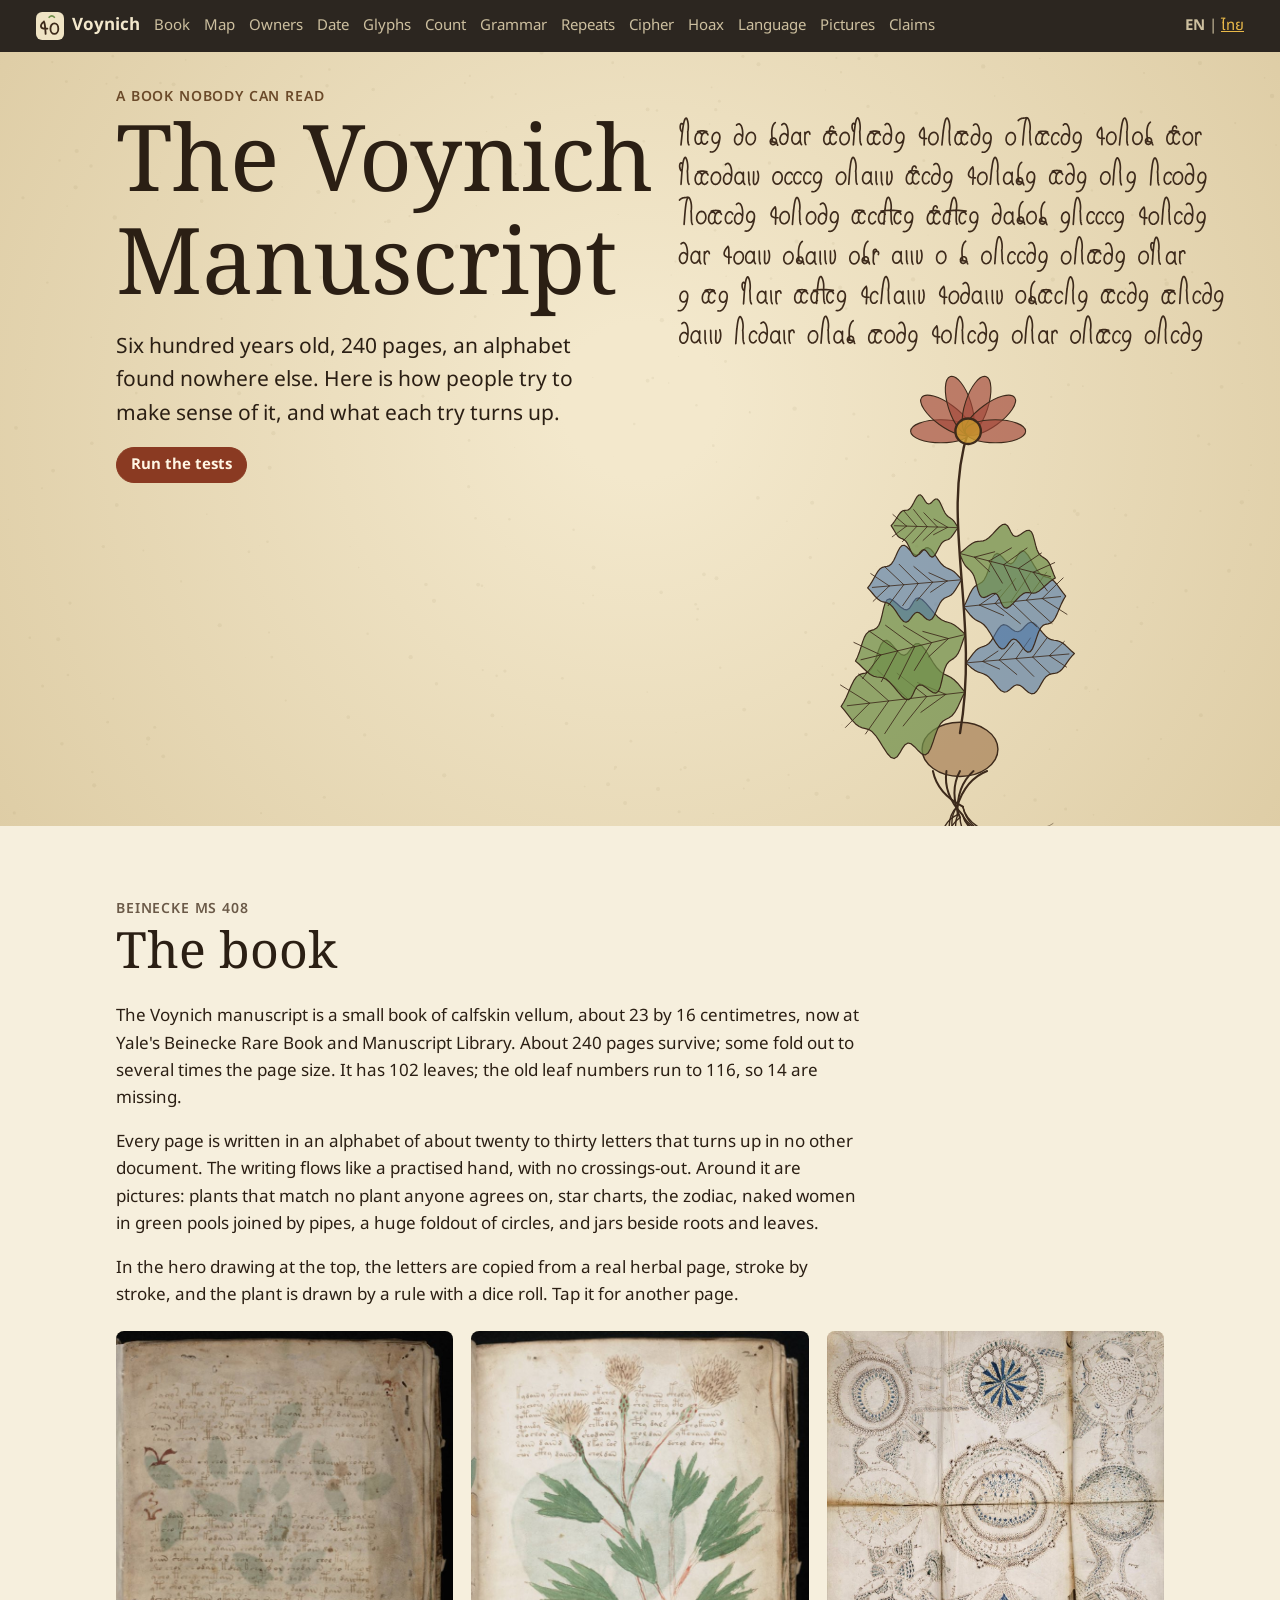
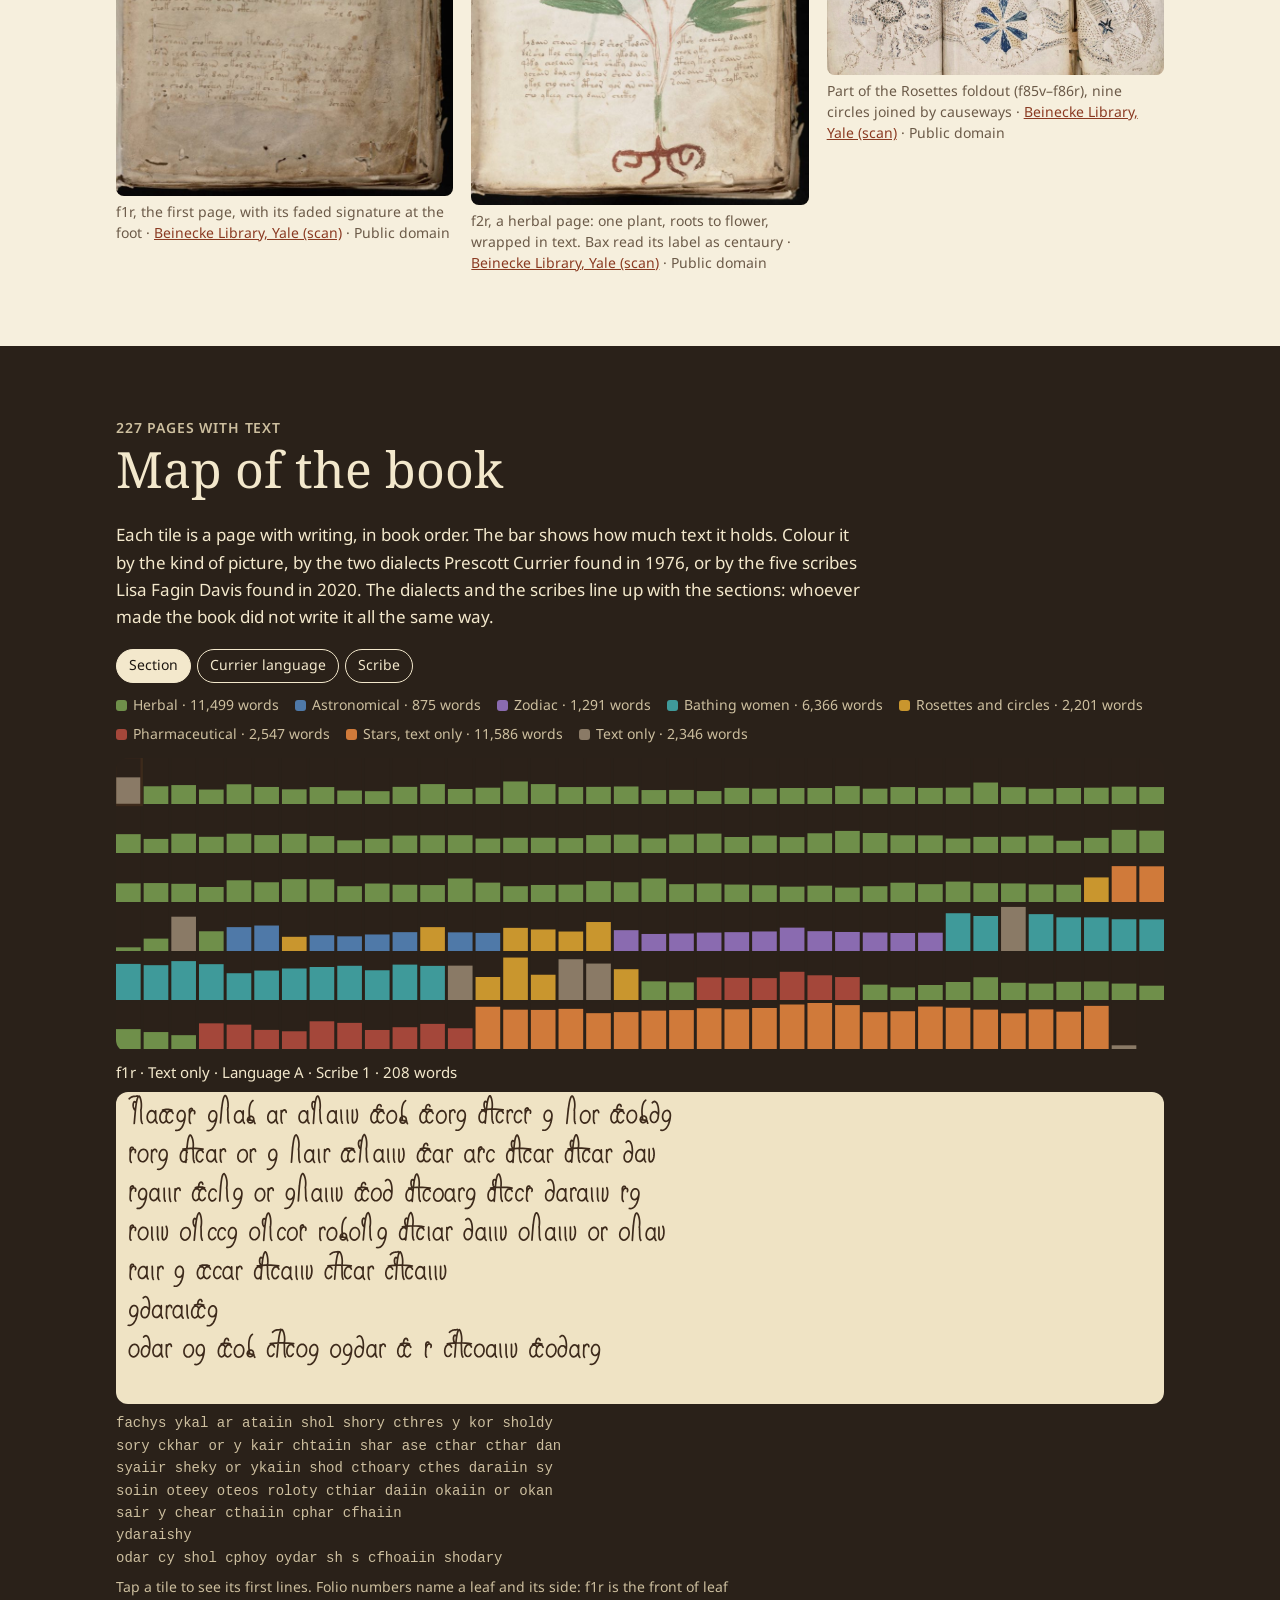
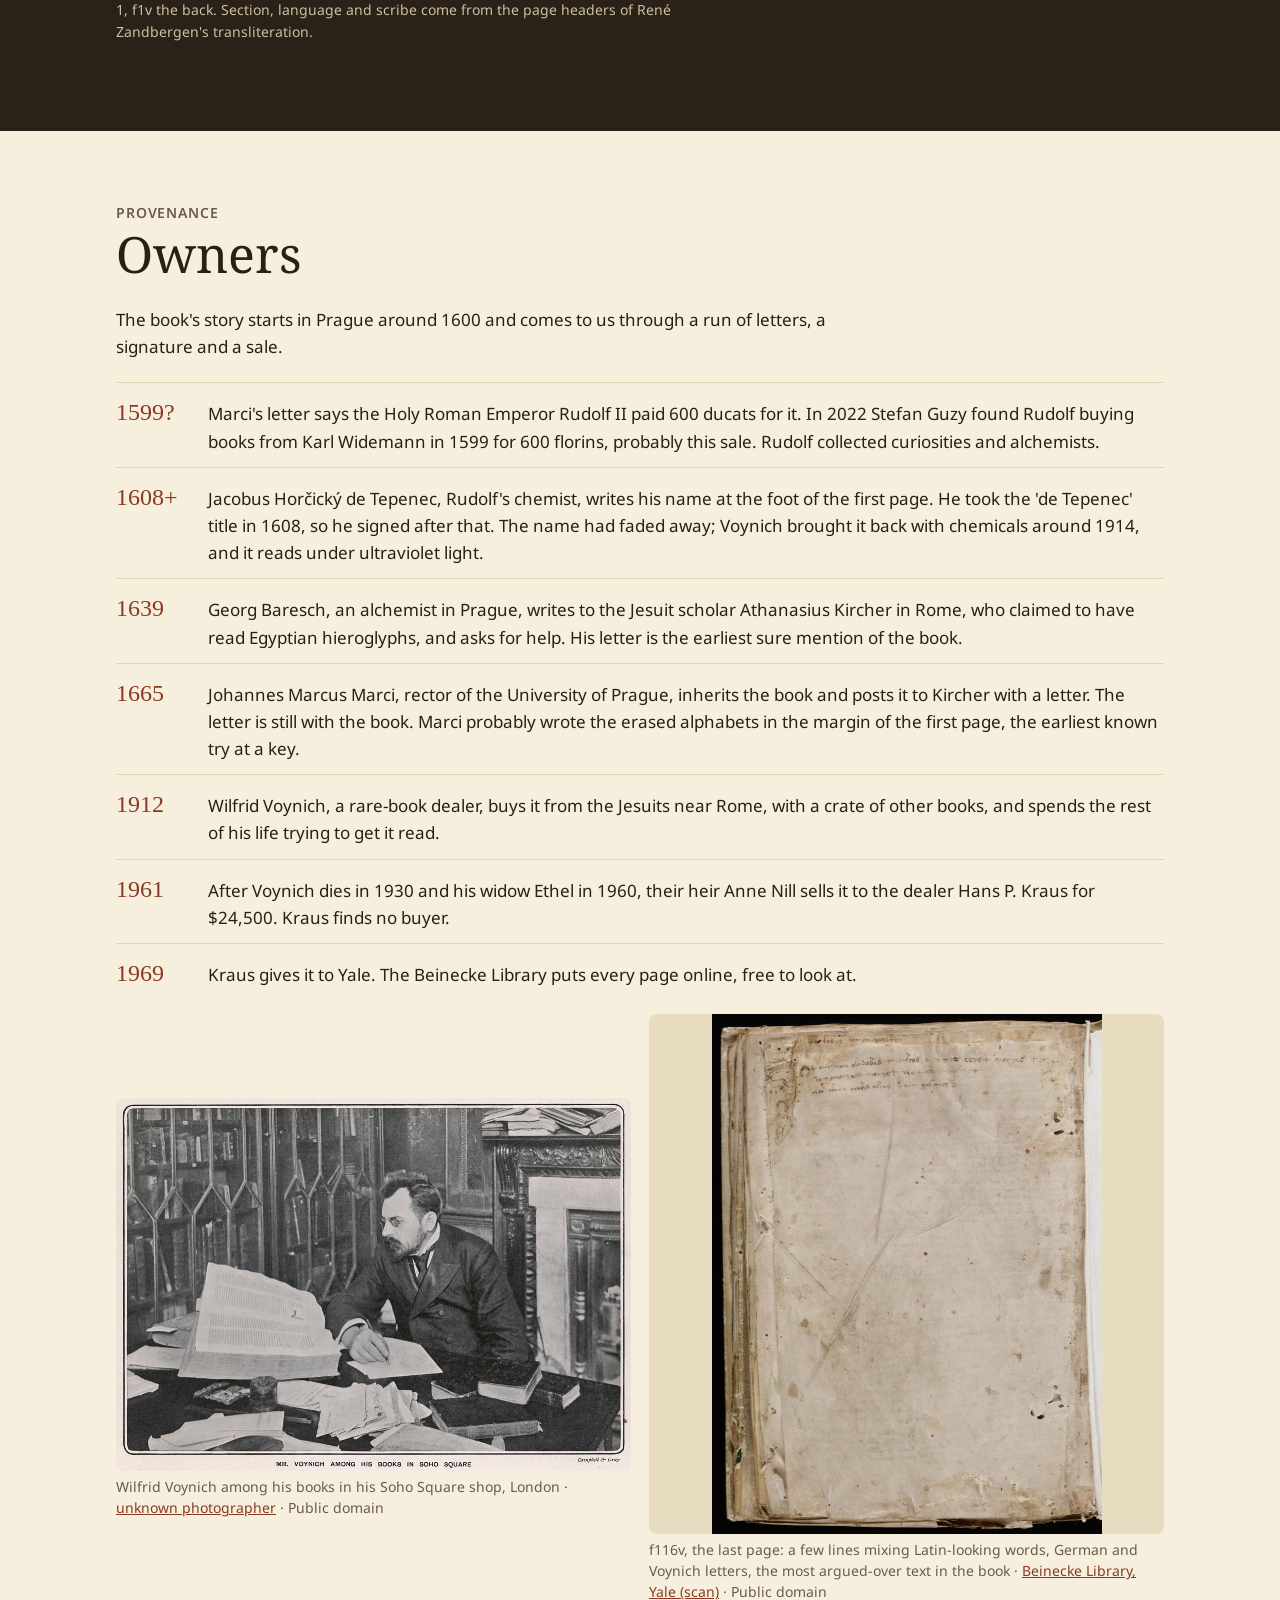
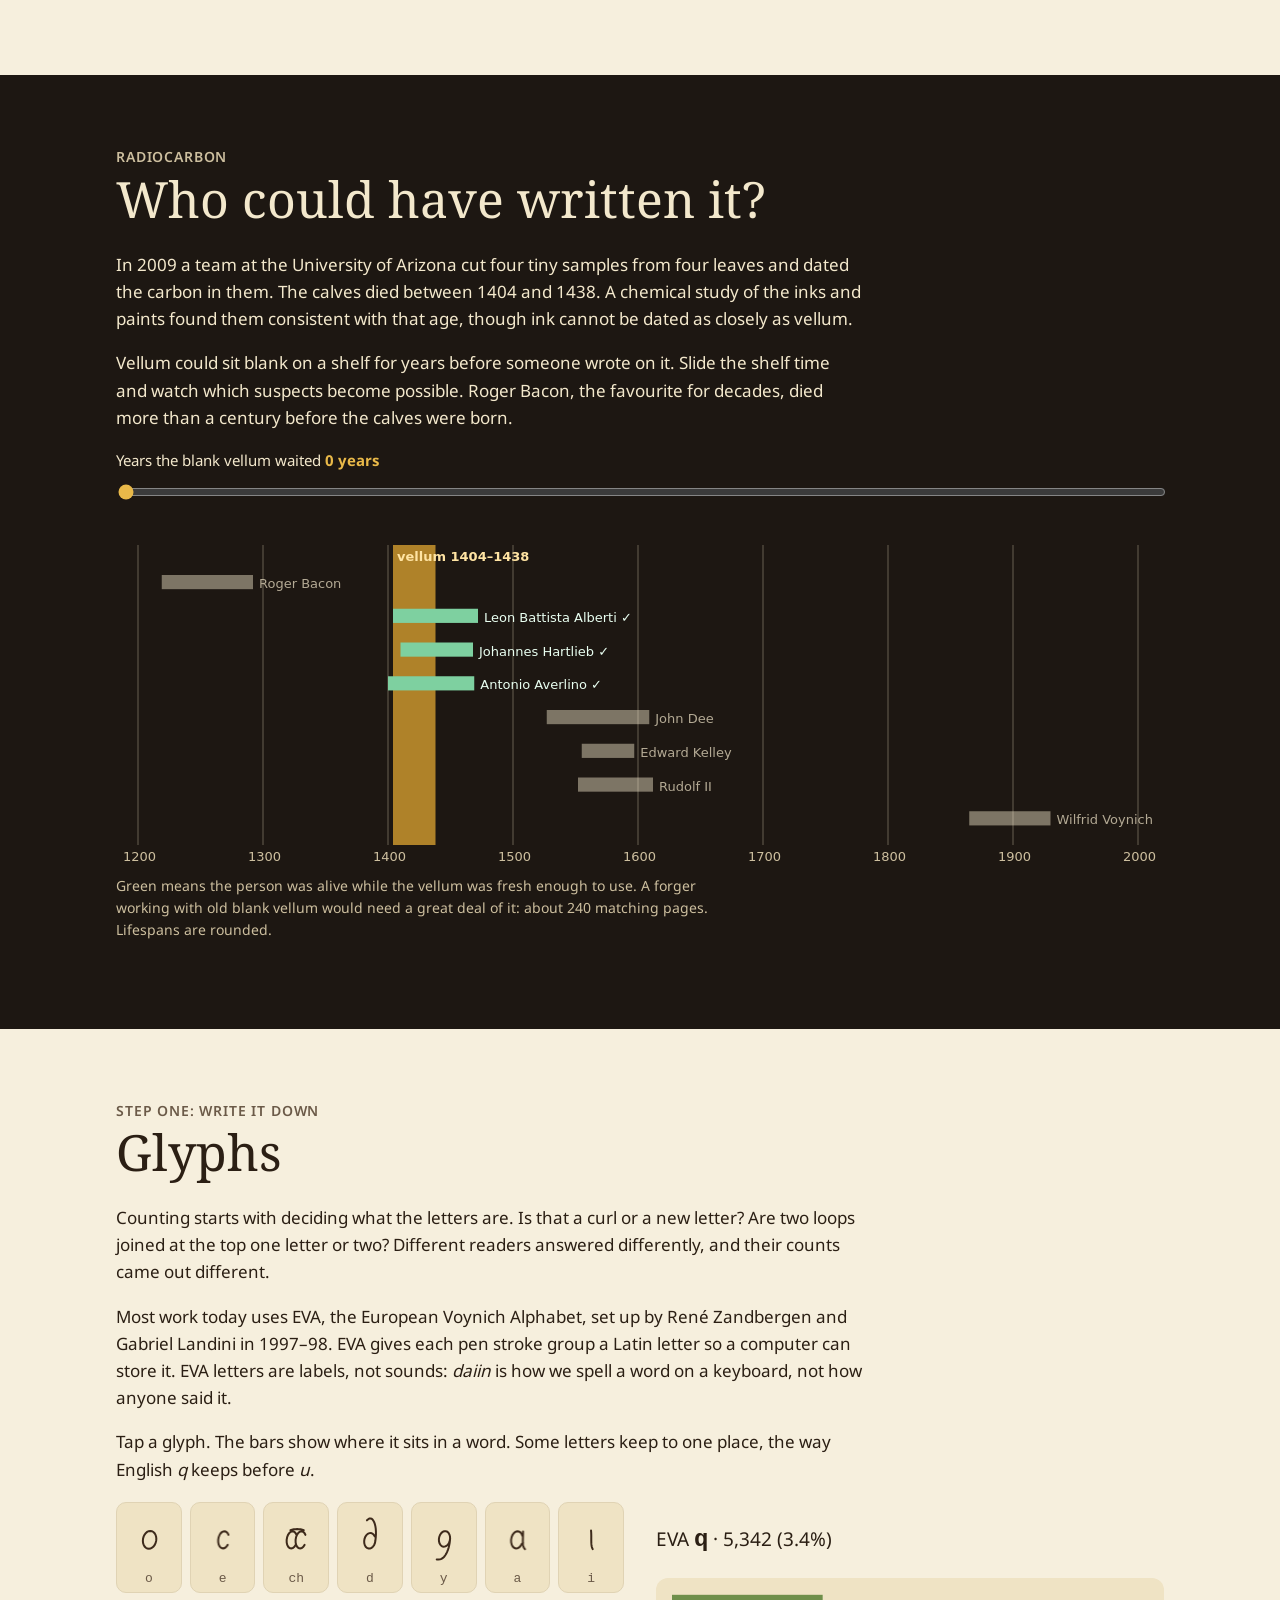
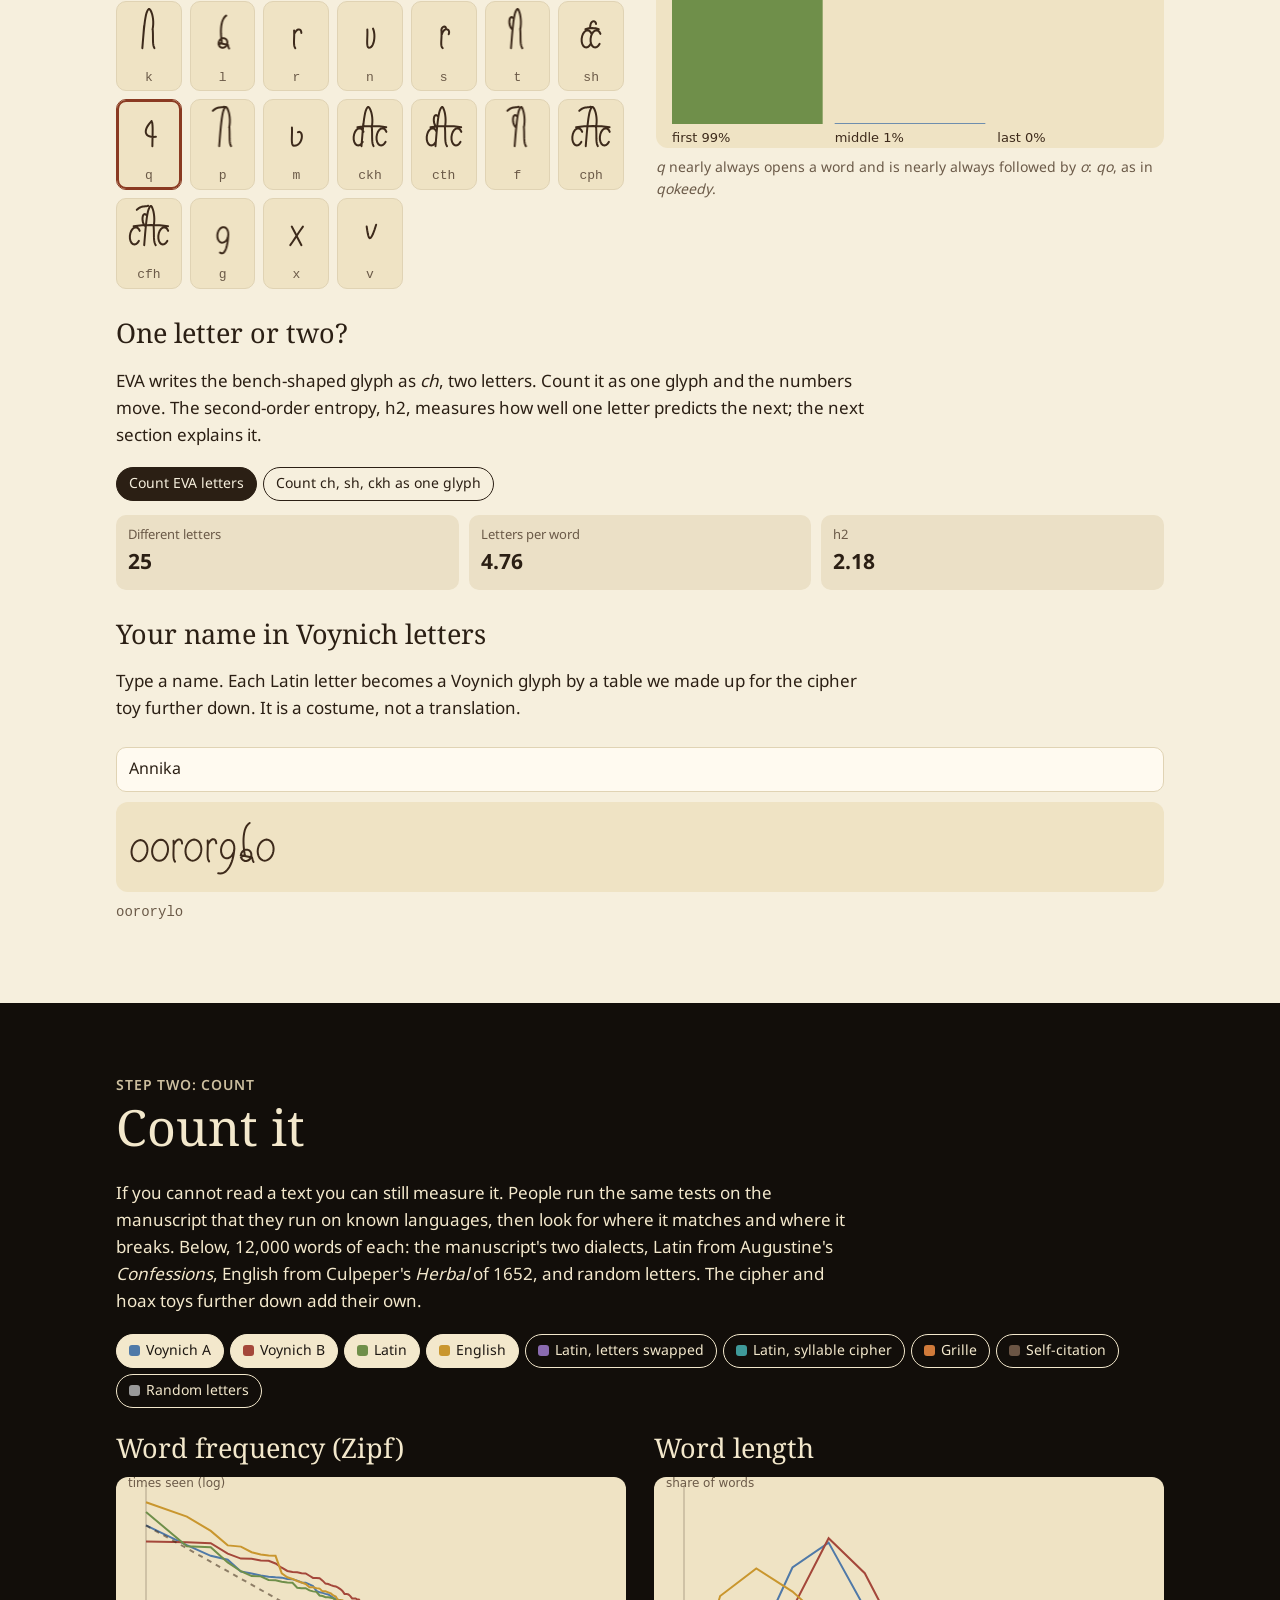
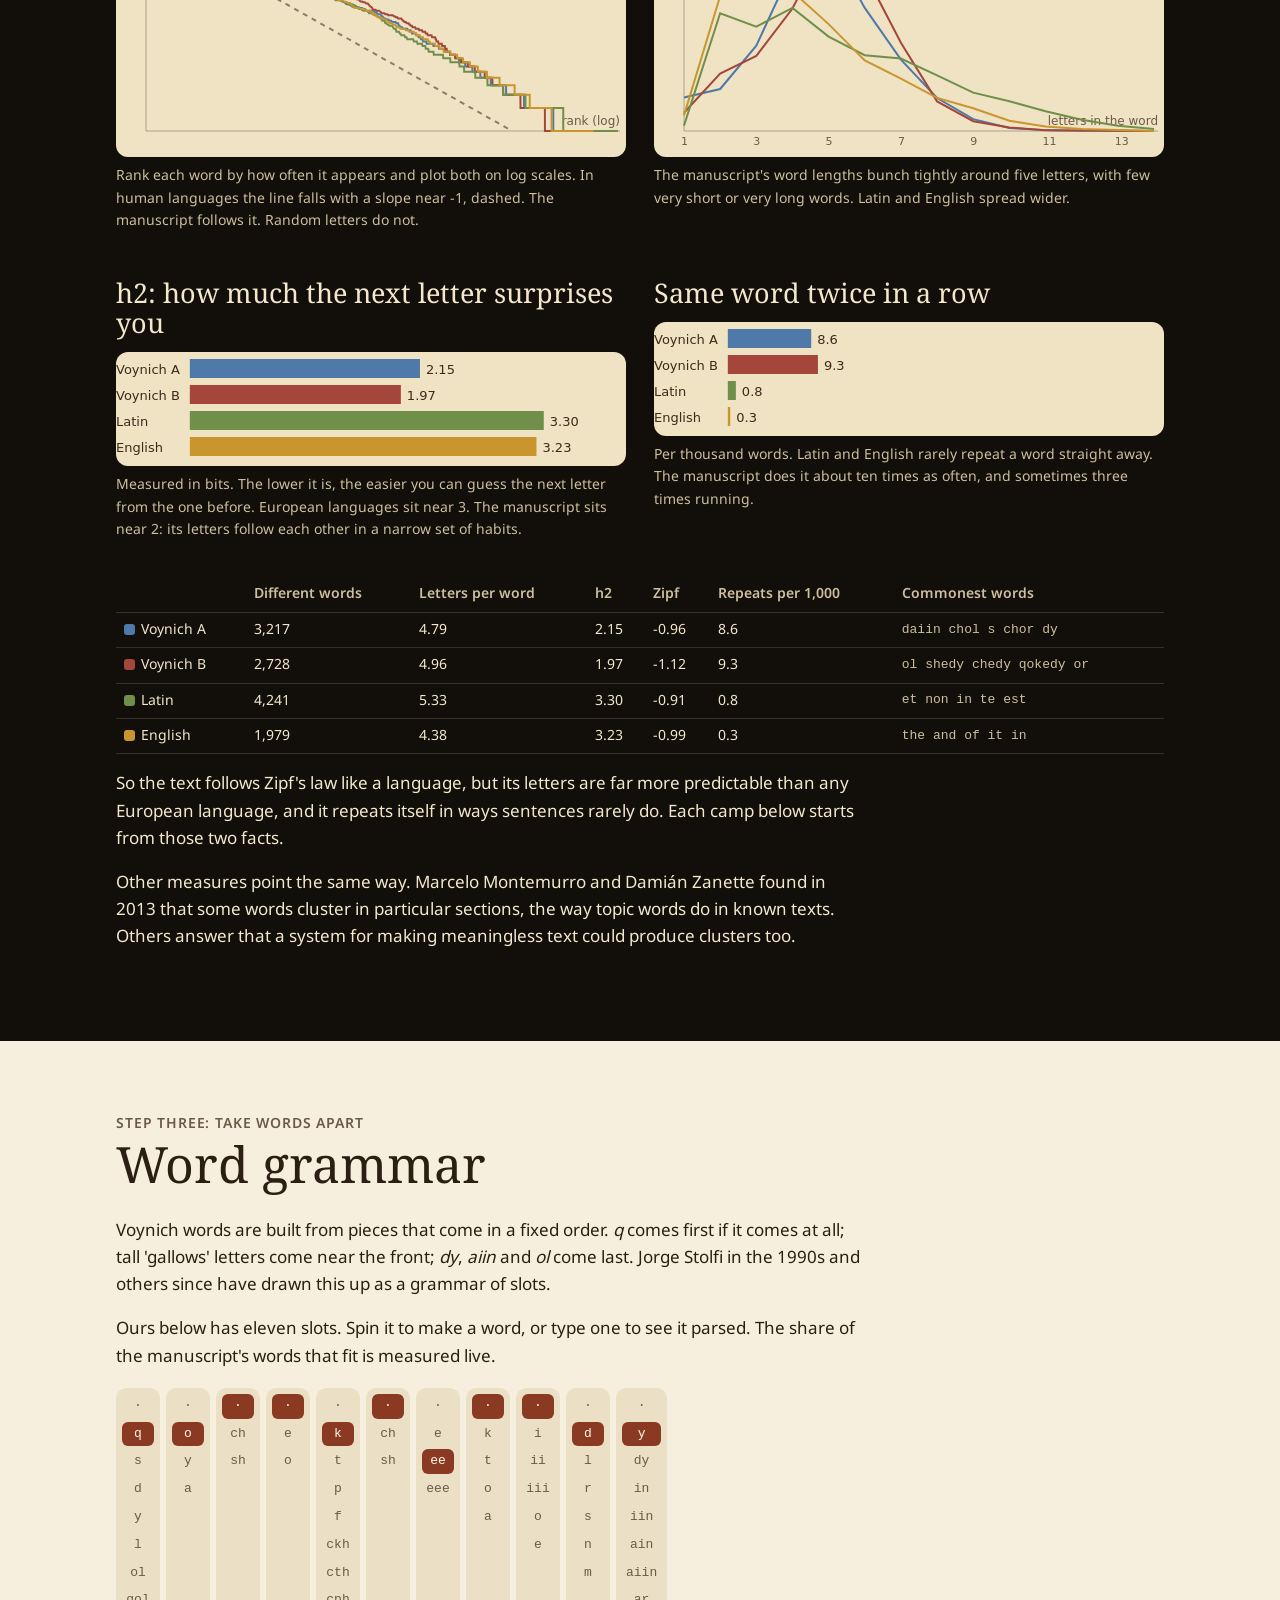
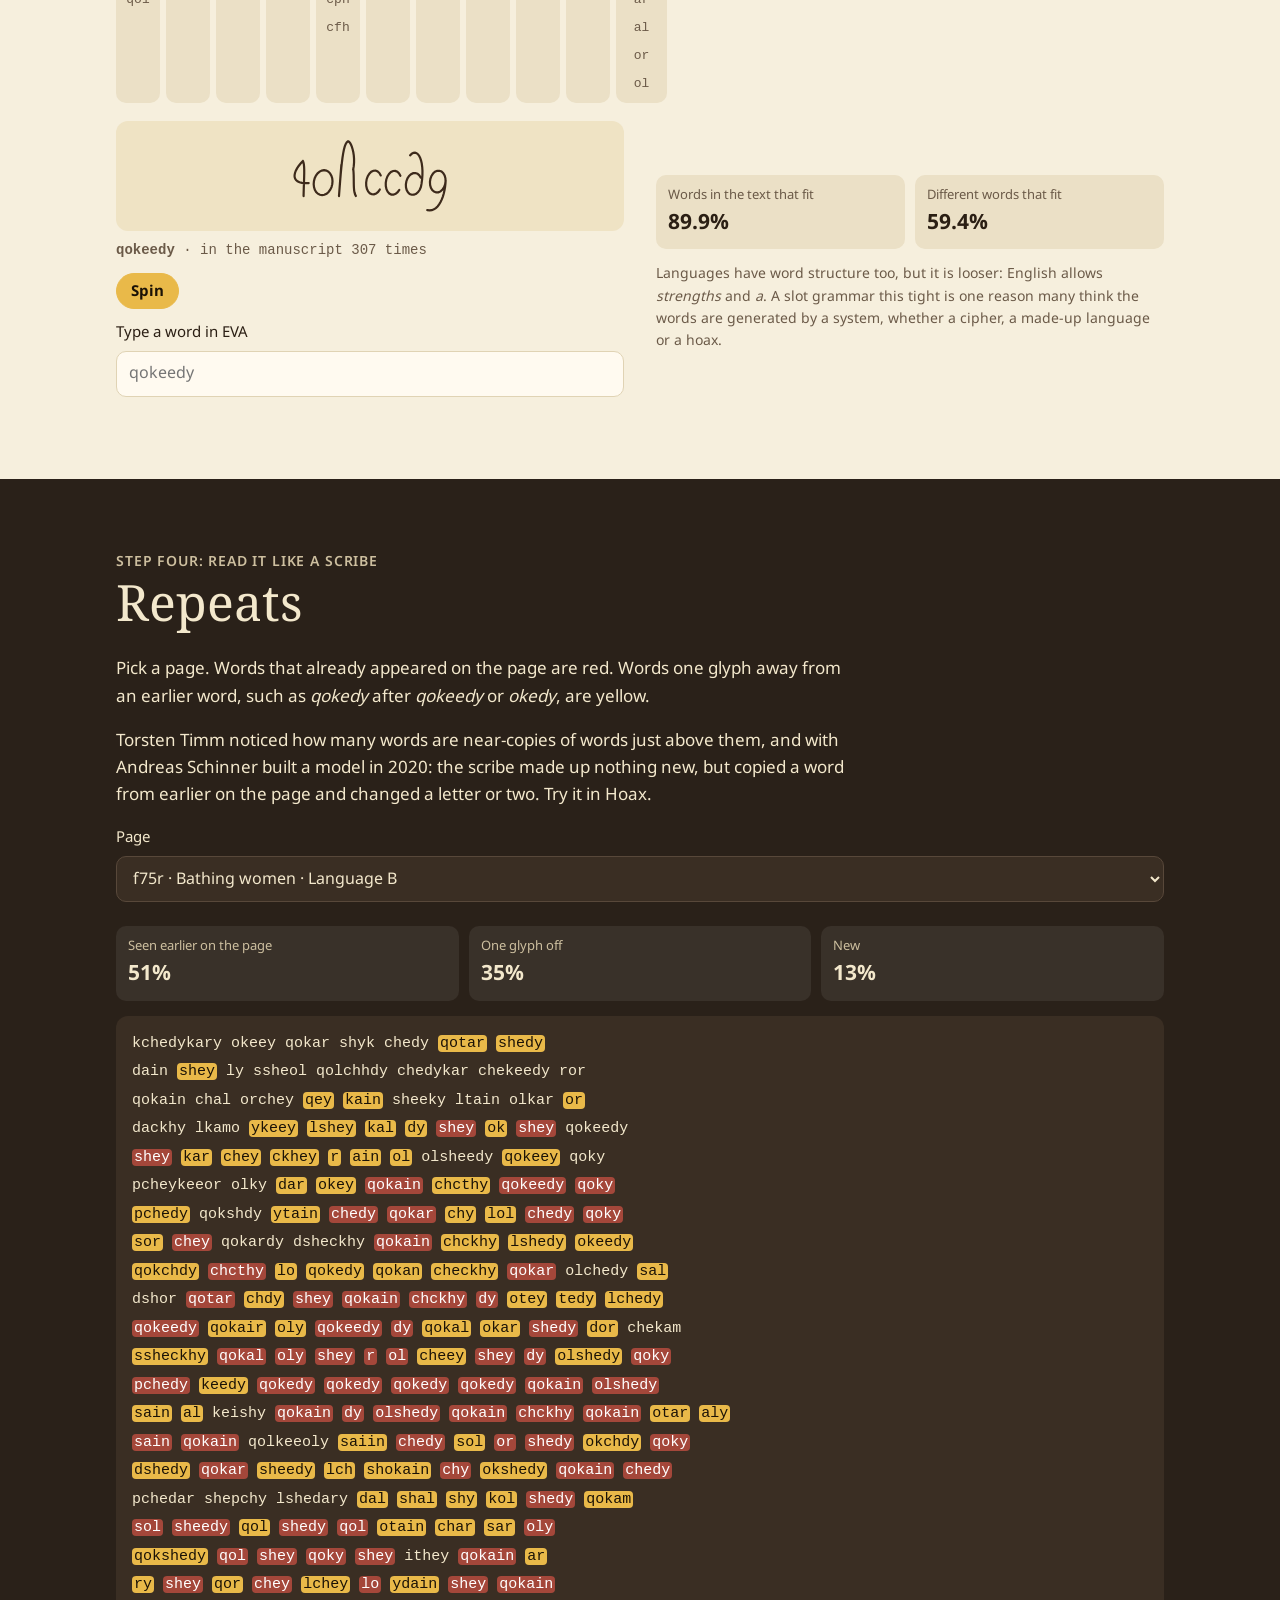
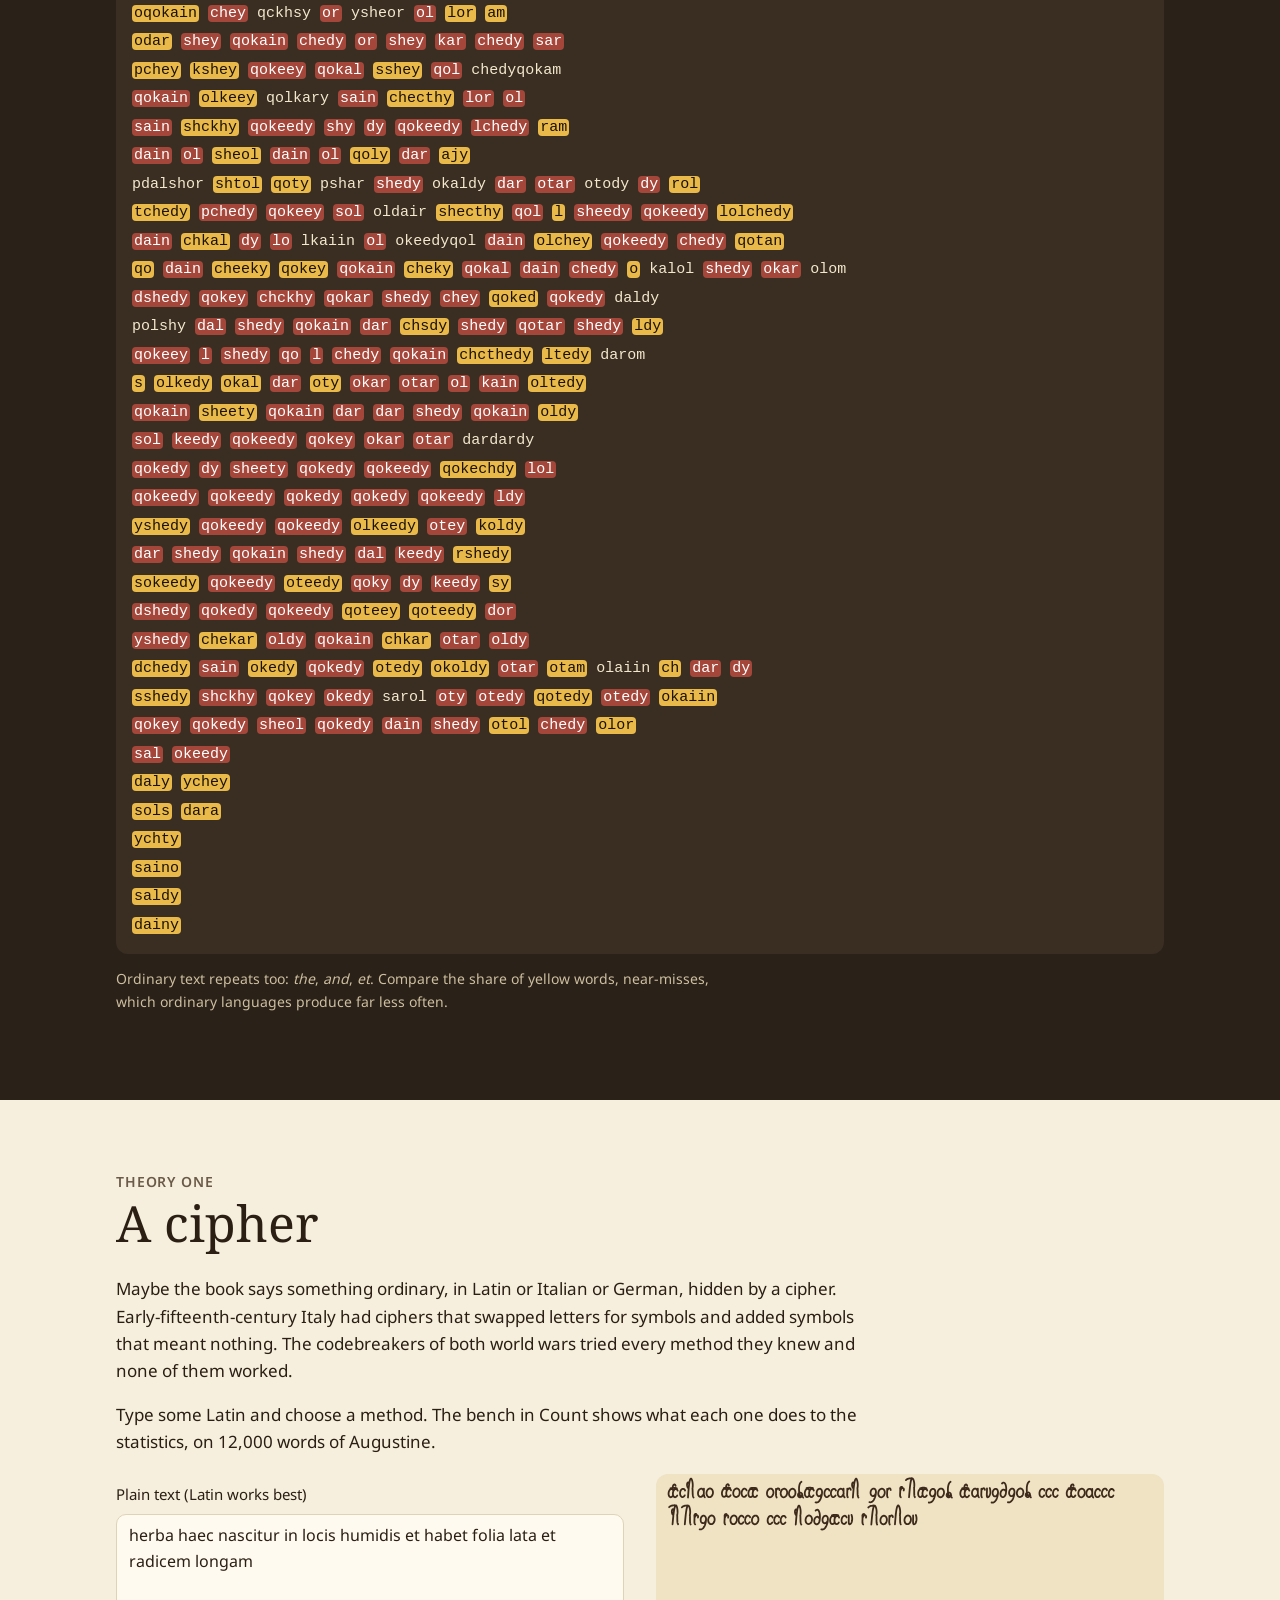
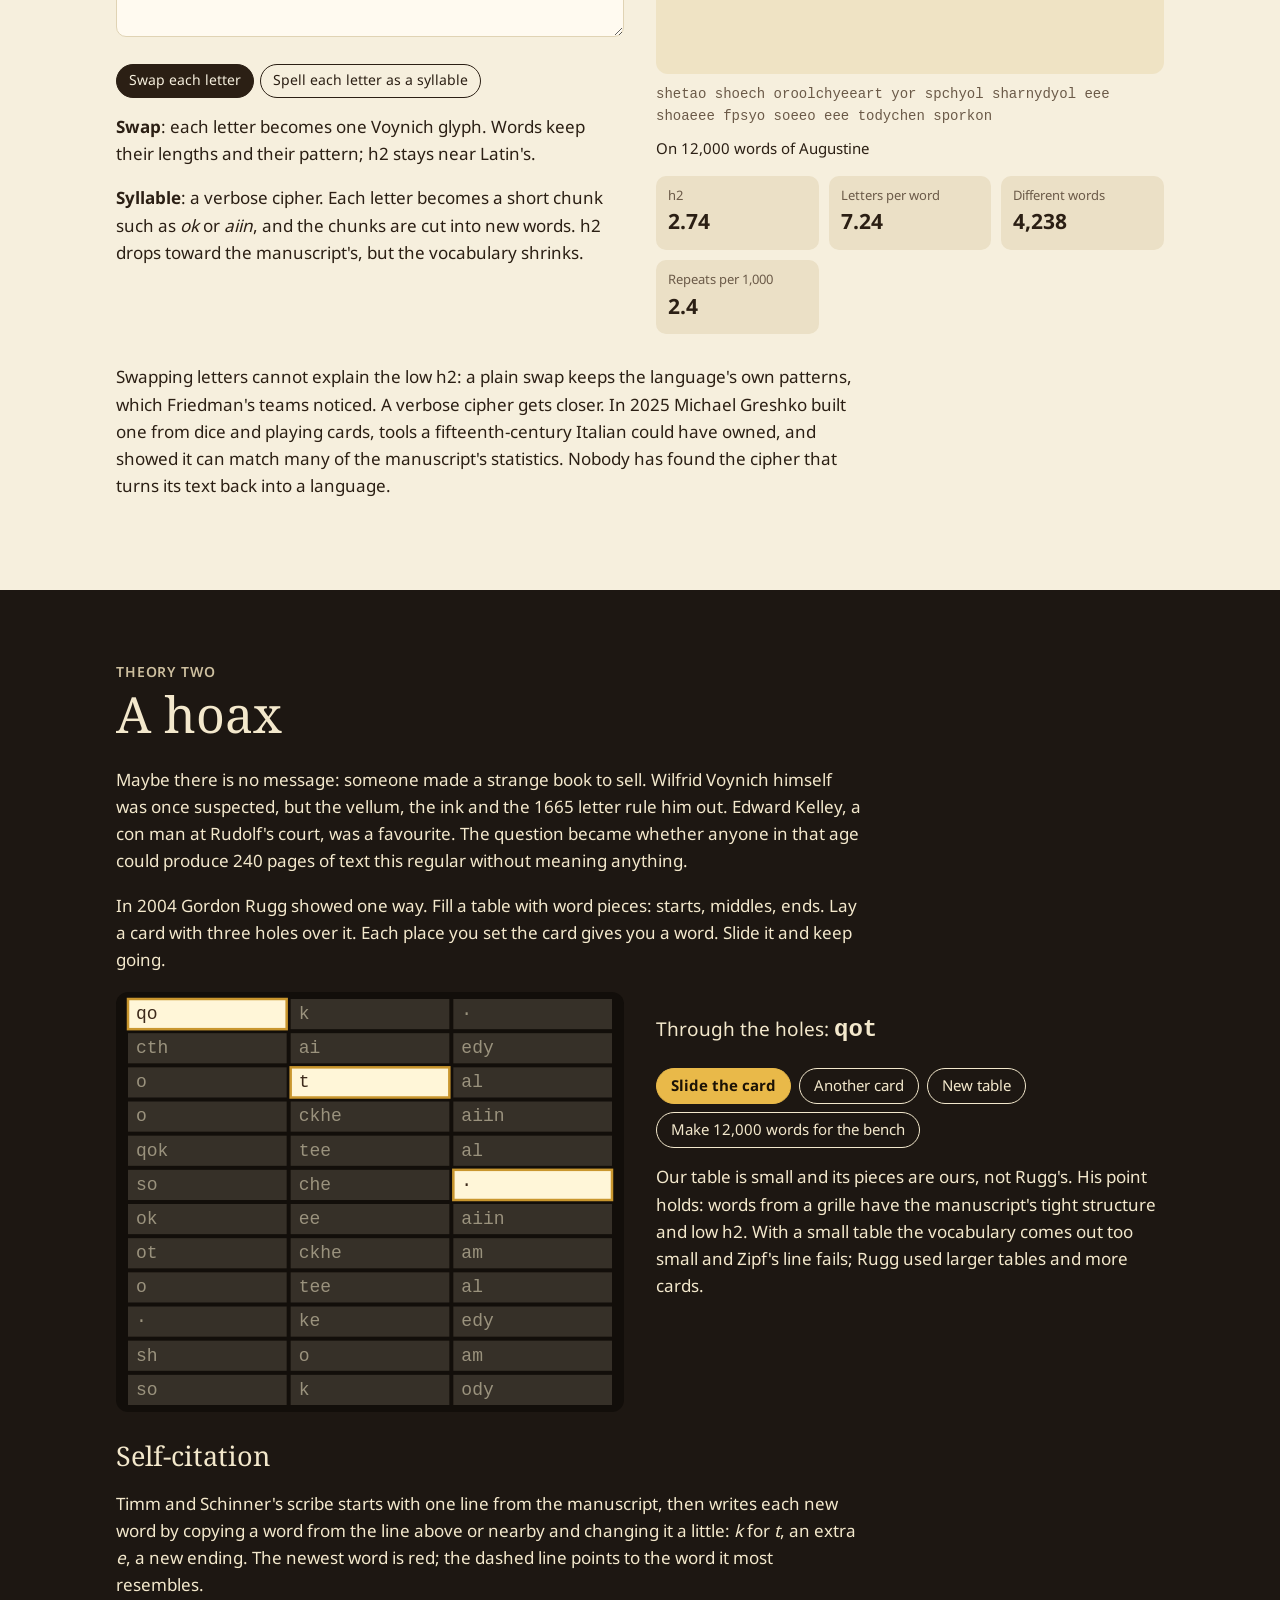
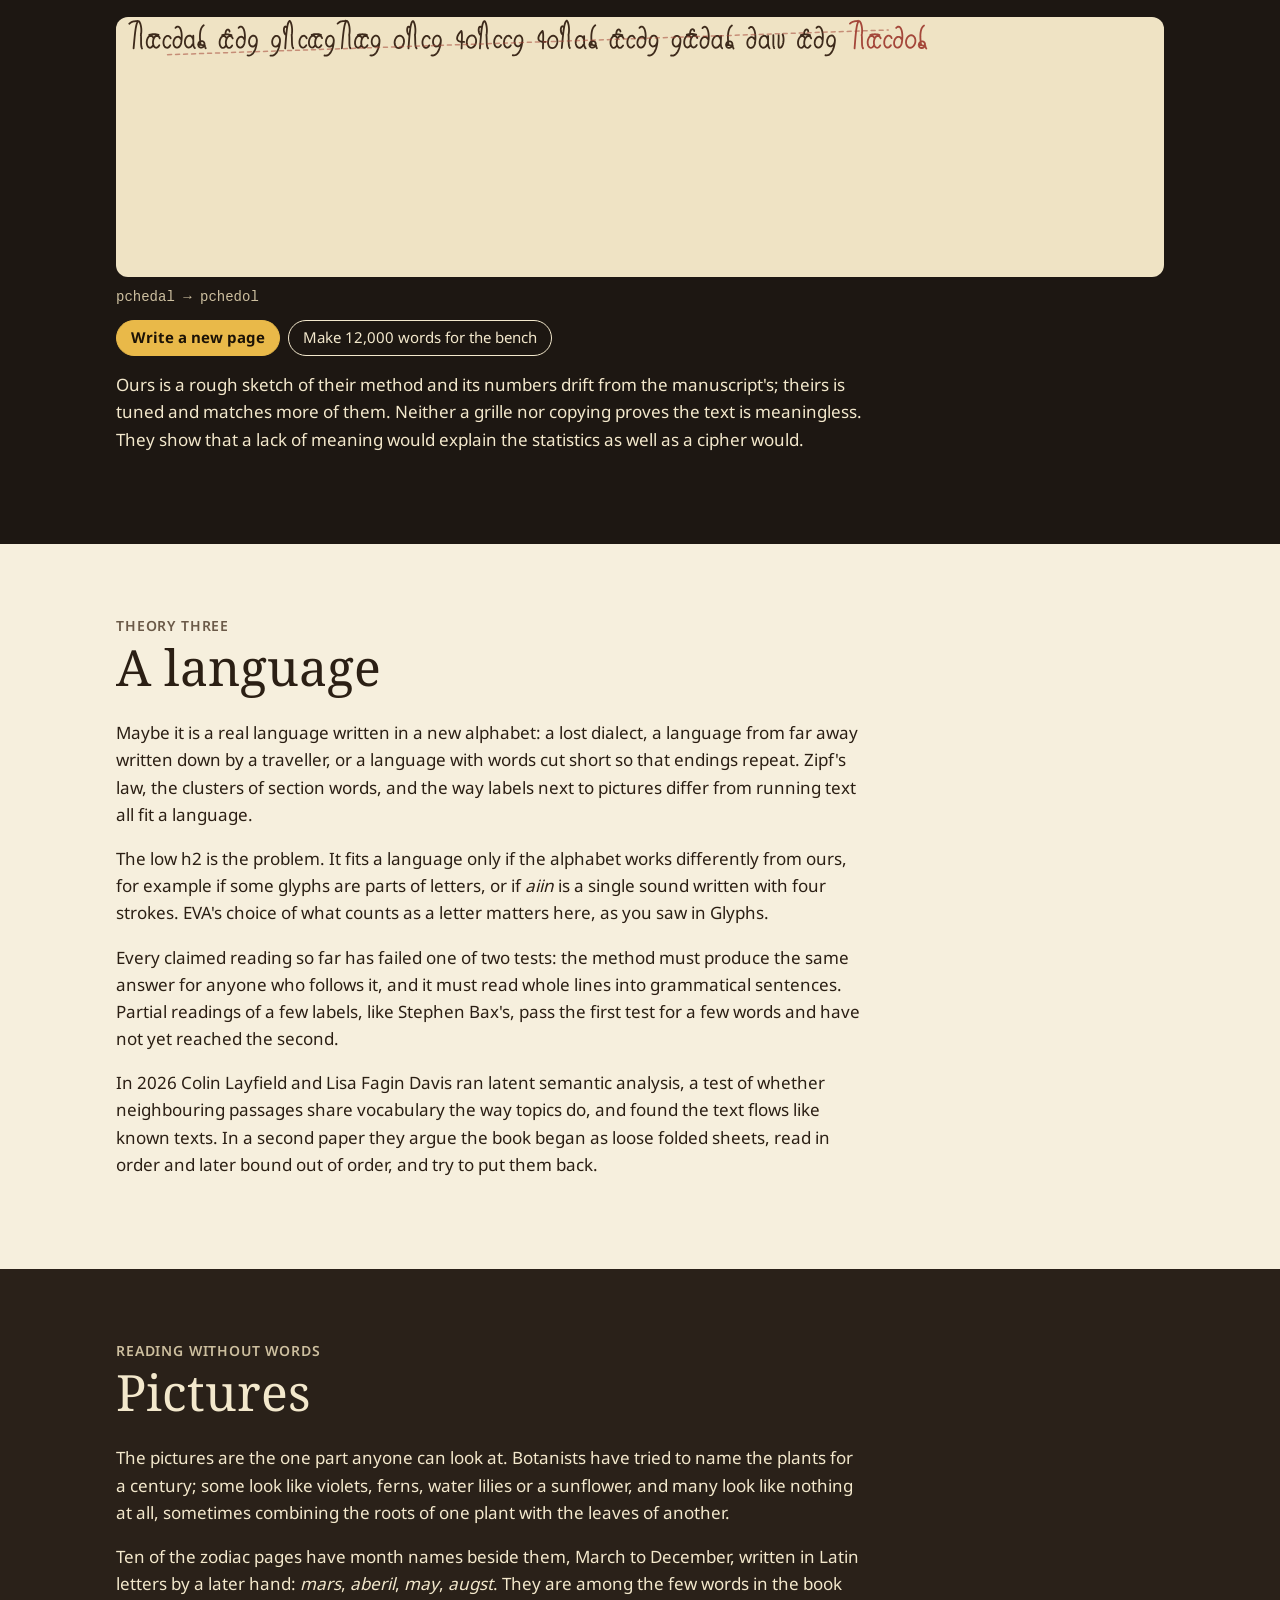
<file: docs/index.html>
<!doctype html><html lang="en" translate="no" class="notranslate"><head>
<meta charset="utf-8"><meta name="viewport" content="width=device-width,initial-scale=1">
<meta name="google" content="notranslate"><meta name="robots" content="notranslate">
<script>if(/[.]translate[.]goog$/.test(location.hostname))location.replace("https://"+location.hostname.slice(0,-15).replace(/--/g,"~").replace(/-/g,".").replace(/~/g,"-")+location.pathname+location.search.replace(/([?&])_x_tr_[^&]*/g,"$1").replace(/[?&]+$/,"").replace(/[?]&+/,"?")+location.hash)</script>
<title>The Voynich Manuscript · ข้อเขียนวอยนิช</title>
<meta name="description" content="How people try to read the Voynich manuscript, a fifteenth-century book in a script nobody can read: the book, its owners, its date, and the tests people run on its text, with live toys for transcription, word counts, word grammar, repeats, ciphers and hoaxes. In English and Thai.">
<meta name="theme-color" content="#1d1712">
<link rel="canonical" href="https://nanobotco.github.io/voynich/">
<link rel="alternate" hreflang="en" href="https://nanobotco.github.io/voynich/"><link rel="alternate" hreflang="th" href="https://nanobotco.github.io/voynich/th/"><link rel="alternate" hreflang="x-default" href="https://nanobotco.github.io/voynich/">
<meta property="og:type" content="website"><meta property="og:site_name" content="The Voynich Manuscript · ข้อเขียนวอยนิช">
<meta property="og:title" content="The Voynich Manuscript"><meta property="og:description" content="How people try to read the Voynich manuscript, a fifteenth-century book in a script nobody can read: the book, its owners, its date, and the tests people run on its text, with live toys for transcription, word counts, word grammar, repeats, ciphers and hoaxes. In English and Thai."><meta property="og:url" content="https://nanobotco.github.io/voynich/">
<meta property="og:image" content="https://nanobotco.github.io/voynich/card.jpg"><meta property="og:image:secure_url" content="https://nanobotco.github.io/voynich/card.jpg"><meta property="og:image:type" content="image/jpeg">
<meta property="og:image:width" content="1200"><meta property="og:image:height" content="630">
<meta property="og:image:alt" content="A drawn page of Voynich script beside a painted plant, with the title The Voynich Manuscript">
<meta property="og:locale" content="en_US"><meta property="og:locale:alternate" content="th_TH">
<meta name="twitter:card" content="summary_large_image"><meta name="twitter:image" content="https://nanobotco.github.io/voynich/card.jpg">
<link rel="icon" href="icon.svg" type="image/svg+xml">
<link rel="alternate" type="text/plain" href="https://nanobotco.github.io/voynich/llms.txt" title="llms.txt">
<link rel="preconnect" href="https://fonts.googleapis.com"><link rel="preconnect" href="https://fonts.gstatic.com" crossorigin>
<link href="https://fonts.googleapis.com/css2?family=IM+Fell+English:ital@0;1&family=Noto+Sans+Thai:wght@400;600;700&family=Noto+Serif+Thai:wght@600;700&display=swap" rel="stylesheet">
<script>if(/[?&]card/.test(location.search))document.documentElement.classList.add("card")</script>
<style>:root{--night:#1d1712;--rock:#2a2119;--ink:#f3e8cc;--dim:#cdbf9f;--lamp:#e9b949;--vellum:#efe3c4;--paper:#f6efdd;--text:#2b1f14;--mute:#6b5a48;--rule:#e0d3b4;--green:#6f8f4a;--blue:#4f79a8;--red:#a4473a}
*{box-sizing:border-box}
html{scroll-behavior:smooth;-webkit-text-size-adjust:100%}
body{margin:0;background:var(--paper);color:var(--text);font:17px/1.6 "Noto Sans Thai",system-ui,-apple-system,"Segoe UI",sans-serif;overflow-x:hidden}
html[lang=th] body{font-size:18px;line-height:1.75}
a{color:#8a3a22}
h1,h2,h3{font-family:"IM Fell English","Noto Serif Thai",Georgia,serif;font-weight:400;line-height:1.12;margin:0 0 .4em}
html[lang=th] h1,html[lang=th] h2,html[lang=th] h3{font-family:"Noto Serif Thai","IM Fell English",serif;font-weight:700;line-height:1.35}
h2{font-size:clamp(30px,4.8vw,50px)}
h3{font-size:clamp(21px,2.4vw,27px);margin-top:1.2em}
.in{max-width:1080px;margin:0 auto;padding:0 16px}
.kick{font-size:14px;letter-spacing:.06em;text-transform:uppercase;color:var(--mute);margin:0 0 .5em;font-weight:600}
html[lang=th] .kick{text-transform:none;letter-spacing:0}
.sec{padding:72px 0}
.sec p{max-width:44em}
.dark,.night,.rock{color:var(--ink)}
.dark{background:var(--night)}
.night{background:#120e0a}
.rock{background:var(--rock)}
.dark a,.night a,.rock a{color:var(--lamp)}
.dark .kick,.night .kick,.rock .kick{color:var(--dim)}
canvas{display:block;width:100%;touch-action:pan-y}
.cv{border-radius:12px}
.note{font-size:14px;color:var(--mute);margin-top:.6em}
.dark .note,.night .note,.rock .note{color:var(--dim)}
header.top{position:sticky;top:0;z-index:20;background:rgba(29,23,18,.93);backdrop-filter:blur(8px);-webkit-backdrop-filter:blur(8px);color:var(--ink);transition:transform .25s}
header.top .in{display:flex;align-items:center;gap:14px;min-height:52px;max-width:1240px}
.brand{display:flex;align-items:center;gap:8px;color:var(--ink);text-decoration:none;font-weight:700;white-space:nowrap}
header.top nav{display:flex;gap:14px;overflow-x:auto;scrollbar-width:none;flex:1;font-size:15px}
header.top nav::-webkit-scrollbar{display:none}
header.top nav a{color:var(--dim);text-decoration:none;white-space:nowrap;padding:6px 0}
header.top nav a:hover{color:var(--lamp)}
.lang{white-space:nowrap;font-size:15px;color:var(--dim)}
.lang a{color:var(--lamp)}
body.nav-away header.top{transform:translateY(-100%)}
@media (max-width:720px){.brand span{display:none}}
.hero{position:relative;background:var(--vellum);color:var(--text);overflow:hidden}
.hero canvas{height:min(86vh,800px);min-height:560px;border-radius:0;cursor:pointer}
.hero-t{position:absolute;left:0;right:0;top:0;padding:34px 16px 0;max-width:1080px;margin:0 auto;pointer-events:none}
.hero-t h1{font-size:clamp(44px,7.5vw,92px);margin:0;max-width:9em;color:#2b1f14}
.hero-t .kick{color:#6b4a2a}
.hero-t .lede{font-size:clamp(17px,2.1vw,21px);max-width:24em;margin:.4em 0 0}
.hero-t .go{pointer-events:auto;margin-top:16px}
.hero-t .go a{text-decoration:none;display:inline-block}
@media (max-width:720px){.hero-t .lede{max-width:none}}
.pill{font:inherit;font-size:15px;border:1.5px solid currentColor;background:transparent;color:inherit;border-radius:999px;padding:6px 14px;cursor:pointer;min-height:36px;line-height:1.4}
.pill.hot{background:var(--lamp);color:#1b1206;border-color:var(--lamp);font-weight:700}
.hero .pill.hot{background:#8a3a22;border-color:#8a3a22;color:#fff6e4}
.pill[aria-pressed=true]{background:var(--ink);color:var(--night);border-color:var(--ink)}
.sec:not(.dark):not(.night):not(.rock) .pill[aria-pressed=true]{background:var(--text);color:var(--paper);border-color:var(--text)}
.btns{display:flex;flex-wrap:wrap;gap:8px;margin:12px 0}
.seg{display:flex;flex-wrap:wrap;gap:6px;margin:8px 0 12px}
.seg .pill{font-size:14px;padding:5px 12px;min-height:34px}
.chips .pill i,.legend i,.btab i{display:inline-block;width:11px;height:11px;border-radius:3px;margin-right:6px;vertical-align:-1px}
.legend{display:flex;flex-wrap:wrap;gap:6px 16px;font-size:14px;margin:4px 0 12px;color:var(--dim)}
.two{display:grid;grid-template-columns:1fr 1fr;gap:32px;align-items:center}
.two.top{align-items:start}
@media (max-width:860px){.two{grid-template-columns:1fr}}
.readout{display:grid;grid-template-columns:repeat(auto-fit,minmax(120px,1fr));gap:10px;margin:14px 0}
.readout div{background:rgba(255,255,255,.07);border-radius:10px;padding:10px 12px;min-width:0}
.sec:not(.dark):not(.night):not(.rock) .readout div{background:#ebe0c6}
.readout span{display:block;font-size:13px;color:var(--dim)}
.sec:not(.dark):not(.night):not(.rock) .readout span{color:var(--mute)}
.readout b{font-size:21px;font-variant-numeric:tabular-nums;overflow-wrap:anywhere}
input[type=range]{width:100%;accent-color:var(--lamp);min-height:32px}
label.lab,p.lab{display:block;font-size:15px;margin:10px 0 0}
label.lab b{font-variant-numeric:tabular-nums;color:var(--lamp)}
.txt{font:inherit;font-size:16px;width:100%;padding:9px 12px;border-radius:10px;border:1.5px solid var(--rule);background:#fffaf0;color:var(--text);margin:6px 0 10px}
.rock .txt,.dark .txt{background:#3a2e23;color:var(--ink);border-color:#58483a}
textarea.txt{resize:vertical}
.eva,.eva1{font-family:ui-monospace,Menlo,Consolas,monospace;font-size:14px;overflow-wrap:anywhere;white-space:pre-wrap;color:var(--dim);margin:.6em 0}
.sec:not(.dark):not(.night):not(.rock) .eva1{color:var(--mute)}
.mapcv{background:transparent;height:300px}
.pagecv{height:200px;margin-top:6px}
.datecv{height:340px;margin-top:10px}
.glyphs{display:grid;grid-template-columns:repeat(auto-fill,minmax(64px,1fr));gap:8px}
.gl{font:inherit;background:var(--vellum);border:1.5px solid var(--rule);border-radius:10px;padding:4px 4px 2px;cursor:pointer;color:var(--text)}
.gl canvas{height:62px}
.gl span{display:block;font-family:ui-monospace,Menlo,monospace;font-size:13px;color:var(--mute)}
.gl[aria-pressed=true]{border-color:#8a3a22;box-shadow:0 0 0 2px #8a3a22 inset}
.gbig{font-size:19px}
.gbig b{font-family:ui-monospace,Menlo,monospace;font-size:24px}
.gpos{height:170px;background:var(--vellum)}
.namecv{height:90px}
.chart{height:280px;background:var(--vellum)}
.barcv{height:120px;background:var(--vellum);padding:0}
.bgrid{display:grid;grid-template-columns:1fr 1fr;gap:18px 28px;margin-top:12px}
@media (max-width:860px){.bgrid{grid-template-columns:1fr}}
.bgrid h3{margin-top:.6em}
.tabwrap{overflow-x:auto;margin-top:22px}
.btab{border-collapse:collapse;font-size:14px;min-width:640px;width:100%;font-variant-numeric:tabular-nums}
.btab th,.btab td{text-align:left;padding:6px 8px;border-bottom:1px solid rgba(243,232,204,.15)}
.btab th{color:var(--dim);font-weight:600}
.btab .top{font-family:ui-monospace,Menlo,monospace;font-size:13px;color:var(--dim)}
.slots{display:flex;flex-wrap:wrap;gap:6px;margin:14px 0 18px}
.slot{display:flex;flex-direction:column;gap:3px;background:#ebe0c6;border-radius:10px;padding:6px;min-width:44px}
.slot span{font-family:ui-monospace,Menlo,monospace;font-size:13px;text-align:center;padding:2px 4px;border-radius:6px;color:var(--mute)}
.slot span.on{background:#8a3a22;color:#fff6e4}
.slotcv{height:110px}
.reptext{font-family:ui-monospace,Menlo,monospace;font-size:15px;line-height:1.9;background:#3a2e23;border-radius:12px;padding:14px 16px;overflow-wrap:anywhere;max-width:none!important}
.reptext b{font-weight:400;border-radius:4px;padding:0 2px}
.reptext .same{background:#a4473a;color:#fff}
.reptext .near{background:#e9b949;color:#1b1206}
.ciphcv{height:200px}
.grillecv{height:420px;background:#120e0a}
.sccv{height:260px}
.ph{display:grid;gap:18px;margin-top:22px}
.ph.three{grid-template-columns:repeat(auto-fit,minmax(260px,1fr))}
.ph.two{grid-template-columns:repeat(auto-fit,minmax(280px,1fr))}
.ph figure{margin:0}
.ph img{width:100%;height:auto;max-height:520px;object-fit:contain;border-radius:8px;display:block;background:#e8dcc0}
.ph figcaption{font-size:14px;color:var(--mute);margin-top:6px;line-height:1.5}
.rock .ph figcaption,.dark .ph figcaption{color:var(--dim)}
.tl{list-style:none;padding:0;margin:20px 0 0;display:grid;gap:10px}
.tl li{display:grid;grid-template-columns:4.6em 1fr;gap:14px;align-items:baseline;border-top:1px solid var(--rule);padding-top:10px}
.tl b{font-family:"IM Fell English",Georgia,serif;font-size:24px;font-weight:400;color:#8a3a22}
.claims{list-style:none;padding:0;margin:20px 0 0;display:grid;gap:12px}
.cl{display:grid;grid-template-columns:4.2em 1fr;gap:14px;align-items:baseline;border-left:4px solid var(--rule);padding:4px 0 4px 12px}
.cl b{font-family:"IM Fell English",Georgia,serif;font-size:24px;font-weight:400}
.cl h3{font-size:19px;margin:0 0 .2em;font-family:inherit;font-weight:700}
.cl p{margin:0;font-size:16px}
.cl.out{border-color:#a4473a}
.cl.open{border-color:#e9b949}
.cl.method{border-color:#6f8f4a}
.glos{display:grid;grid-template-columns:repeat(auto-fill,minmax(250px,1fr));gap:12px;margin-top:20px}
.glos div{background:#fffaf0;border:1px solid var(--rule);border-radius:12px;padding:12px 14px}
.glos b{display:block;font-size:19px;font-family:"IM Fell English","Noto Serif Thai",serif;font-weight:400}
html[lang=th] .glos b{font-weight:700}
.glos i{font-style:normal;color:var(--mute);font-size:14px}
.glos p{margin:.3em 0 0;font-size:15px}
.src{font-size:15px;padding-left:1.2em}
.src li{margin:.3em 0}
footer.bot{background:var(--night);color:var(--dim);padding:28px 0;font-size:14px}
footer.bot a{color:var(--lamp)}
.cardline{display:none;font-size:26px;color:#6b4a2a;margin-top:16px}
.cardline span{font-size:20px;color:#8a3a22}
html.card header.top,html.card main>section:not(.hero),html.card footer,html.card .go,html.card .lede{display:none}
html.card .hero canvas{height:100vh;min-height:0}
html.card .hero-t{padding-top:56px;padding-left:64px;max-width:none}
html.card .hero-t h1{font-size:92px}
html.card .cardline{display:block}
@media (prefers-reduced-motion:reduce){html{scroll-behavior:auto}}
</style>
</head><body>
<header class="top"><div class="in"><a class="brand" href="#top"><img src="icon.svg" width="28" height="28" alt=""><span>Voynich</span></a>
<nav aria-label="Sections"><a href="#book">Book</a><a href="#map">Map</a><a href="#owners">Owners</a><a href="#date">Date</a><a href="#glyphs">Glyphs</a><a href="#count">Count</a><a href="#grammar">Grammar</a><a href="#repeats">Repeats</a><a href="#cipher">Cipher</a><a href="#hoax">Hoax</a><a href="#language">Language</a><a href="#pictures">Pictures</a><a href="#claims">Claims</a></nav>
<span class="lang"><b>EN</b> | <a href="th/" hreflang="th">ไทย</a></span></div></header>
<main><section id="top" class="hero"><canvas id="scene" role="img" aria-label="A page in the style of the manuscript: a plant with roots and leaves, and lines of Voynich script written stroke by stroke from a real page"></canvas>
<div class="hero-t"><p class="kick">A book nobody can read</p><h1>The Voynich Manuscript</h1><p class="lede">Six hundred years old, 240 pages, an alphabet found nowhere else. Here is how people try to make sense of it, and what each try turns up.</p>
<p class="go"><a class="pill hot" href="#count">Run the tests</a></p>
<p class="cardline">ข้อเขียนวอยนิช · how people try to read it<br><span>nanobotco.github.io/voynich</span></p></div></section>
<section id="book" class="sec "><div class="in"><p class=kick>Beinecke MS 408</p><h2>The book</h2><p>The Voynich manuscript is a small book of calfskin vellum, about 23 by 16 centimetres, now at Yale's Beinecke Rare Book and Manuscript Library. About 240 pages survive; some fold out to several times the page size. It has 102 leaves; the old leaf numbers run to 116, so 14 are missing.</p><p>Every page is written in an alphabet of about twenty to thirty letters that turns up in no other document. The writing flows like a practised hand, with no crossings-out. Around it are pictures: plants that match no plant anyone agrees on, star charts, the zodiac, naked women in green pools joined by pipes, a huge foldout of circles, and jars beside roots and leaves.</p><p>In the hero drawing at the top, the letters are copied from a real herbal page, stroke by stroke, and the plant is drawn by a rule with a dice roll. Tap it for another page.</p><div class="ph three"><figure><a href="https://commons.wikimedia.org/wiki/File:Voynich_Manuscript_(3).jpg"><img loading="lazy" src="img/f1r.jpg" width="726" height="1000" alt="f1r, the first page, with its faded signature at the foot"></a><figcaption>f1r, the first page, with its faded signature at the foot · <a href="https://commons.wikimedia.org/wiki/File:Voynich_Manuscript_(3).jpg">Beinecke Library, Yale (scan)</a> · Public domain</figcaption></figure><figure><a href="https://commons.wikimedia.org/wiki/File:Voynich_Manuscript_(5).jpg"><img loading="lazy" src="img/herbal.jpg" width="712" height="1000" alt="f2r, a herbal page: one plant, roots to flower, wrapped in text. Bax read its label as centaury"></a><figcaption>f2r, a herbal page: one plant, roots to flower, wrapped in text. Bax read its label as centaury · <a href="https://commons.wikimedia.org/wiki/File:Voynich_Manuscript_(5).jpg">Beinecke Library, Yale (scan)</a> · Public domain</figcaption></figure><figure><a href="https://commons.wikimedia.org/wiki/File:Voynich_manuscript_cosmological_example_86v_crop.jpg"><img loading="lazy" src="img/rosettes.jpg" width="981" height="1000" alt="Part of the Rosettes foldout (f85v–f86r), nine circles joined by causeways"></a><figcaption>Part of the Rosettes foldout (f85v–f86r), nine circles joined by causeways · <a href="https://commons.wikimedia.org/wiki/File:Voynich_manuscript_cosmological_example_86v_crop.jpg">Beinecke Library, Yale (scan)</a> · Public domain</figcaption></figure></div></div></section>
<section id="map" class="sec rock"><div class="in"><p class=kick>227 pages with text</p><h2>Map of the book</h2><p>Each tile is a page with writing, in book order. The bar shows how much text it holds. Colour it by the kind of picture, by the two dialects Prescott Currier found in 1976, or by the five scribes Lisa Fagin Davis found in 2020. The dialects and the scribes line up with the sections: whoever made the book did not write it all the same way.</p>
<div class="seg" role="group"><button class="pill" type="button" aria-pressed="true" data-mapmode="i">Section</button><button class="pill" type="button" aria-pressed="false" data-mapmode="l">Currier language</button><button class="pill" type="button" aria-pressed="false" data-mapmode="h">Scribe</button></div><div id="maplegend" class="legend"></div>
<canvas id="mapcv" class="cv mapcv" role="img" aria-label="Map of the book"></canvas>
<p class="lab" id="mapinfo"></p><canvas id="mappage" class="cv pagecv" role="img" aria-label="The first lines of the chosen page, drawn"></canvas>
<pre id="mapeva" class="eva"></pre><p class="note">Tap a tile to see its first lines. Folio numbers name a leaf and its side: f1r is the front of leaf 1, f1v the back. Section, language and scribe come from the page headers of René Zandbergen's transliteration.</p></div></section>
<section id="owners" class="sec "><div class="in"><p class=kick>Provenance</p><h2>Owners</h2><p>The book's story starts in Prague around 1600 and comes to us through a run of letters, a signature and a sale.</p><ol class="tl"><li><b>1599?</b><span>Marci's letter says the Holy Roman Emperor Rudolf II paid 600 ducats for it. In 2022 Stefan Guzy found Rudolf buying books from Karl Widemann in 1599 for 600 florins, probably this sale. Rudolf collected curiosities and alchemists.</span></li><li><b>1608+</b><span>Jacobus Horčický de Tepenec, Rudolf's chemist, writes his name at the foot of the first page. He took the 'de Tepenec' title in 1608, so he signed after that. The name had faded away; Voynich brought it back with chemicals around 1914, and it reads under ultraviolet light.</span></li><li><b>1639</b><span>Georg Baresch, an alchemist in Prague, writes to the Jesuit scholar Athanasius Kircher in Rome, who claimed to have read Egyptian hieroglyphs, and asks for help. His letter is the earliest sure mention of the book.</span></li><li><b>1665</b><span>Johannes Marcus Marci, rector of the University of Prague, inherits the book and posts it to Kircher with a letter. The letter is still with the book. Marci probably wrote the erased alphabets in the margin of the first page, the earliest known try at a key.</span></li><li><b>1912</b><span>Wilfrid Voynich, a rare-book dealer, buys it from the Jesuits near Rome, with a crate of other books, and spends the rest of his life trying to get it read.</span></li><li><b>1961</b><span>After Voynich dies in 1930 and his widow Ethel in 1960, their heir Anne Nill sells it to the dealer Hans P. Kraus for $24,500. Kraus finds no buyer.</span></li><li><b>1969</b><span>Kraus gives it to Yale. The Beinecke Library puts every page online, free to look at.</span></li></ol><div class="ph two"><figure><a href="https://commons.wikimedia.org/wiki/File:Micha%C5%82_Wojnicz_w%C5%9Br%C3%B3d_ksi%C4%85%C5%BCek_w_swoim_antykwariacie_na_Soho_Square.jpg"><img loading="lazy" src="img/voynich.jpg" width="1000" height="724" alt="Wilfrid Voynich among his books in his Soho Square shop, London"></a><figcaption>Wilfrid Voynich among his books in his Soho Square shop, London · <a href="https://commons.wikimedia.org/wiki/File:Micha%C5%82_Wojnicz_w%C5%9Br%C3%B3d_ksi%C4%85%C5%BCek_w_swoim_antykwariacie_na_Soho_Square.jpg">unknown photographer</a> · Public domain</figcaption></figure><figure><a href="https://commons.wikimedia.org/wiki/File:Voynich_Manuscript_(206).jpg"><img loading="lazy" src="img/f116v.jpg" width="750" height="1000" alt="f116v, the last page: a few lines mixing Latin-looking words, German and Voynich letters, the most argued-over text in the book"></a><figcaption>f116v, the last page: a few lines mixing Latin-looking words, German and Voynich letters, the most argued-over text in the book · <a href="https://commons.wikimedia.org/wiki/File:Voynich_Manuscript_(206).jpg">Beinecke Library, Yale (scan)</a> · Public domain</figcaption></figure></div></div></section>
<section id="date" class="sec dark"><div class="in"><p class=kick>Radiocarbon</p><h2>Who could have written it?</h2><p>In 2009 a team at the University of Arizona cut four tiny samples from four leaves and dated the carbon in them. The calves died between 1404 and 1438. A chemical study of the inks and paints found them consistent with that age, though ink cannot be dated as closely as vellum.</p><p>Vellum could sit blank on a shelf for years before someone wrote on it. Slide the shelf time and watch which suspects become possible. Roger Bacon, the favourite for decades, died more than a century before the calves were born.</p>
<label class="lab" for="dwait">Years the blank vellum waited <b id="dwaitv"></b></label><input id="dwait" type="range" min="0" max="500" step="1" value="0">
<canvas id="datecv" class="cv datecv" role="img" aria-label="Who could have written it?"></canvas><p class="note">Green means the person was alive while the vellum was fresh enough to use. A forger working with old blank vellum would need a great deal of it: about 240 matching pages. Lifespans are rounded.</p></div></section>
<section id="glyphs" class="sec "><div class="in"><p class=kick>Step one: write it down</p><h2>Glyphs</h2><p>Counting starts with deciding what the letters are. Is that a curl or a new letter? Are two loops joined at the top one letter or two? Different readers answered differently, and their counts came out different.</p><p>Most work today uses EVA, the European Voynich Alphabet, set up by René Zandbergen and Gabriel Landini in 1997–98. EVA gives each pen stroke group a Latin letter so a computer can store it. EVA letters are labels, not sounds: <i>daiin</i> is how we spell a word on a keyboard, not how anyone said it.</p><p>Tap a glyph. The bars show where it sits in a word. Some letters keep to one place, the way English <i>q</i> keeps before <i>u</i>.</p>
<div class="two top"><div><div id="glyphgrid" class="glyphs"></div></div>
<div><p class="gbig"><span>EVA</span> <b id="gname"></b> · <span id="gcount"></span></p><canvas id="gpos" class="cv gpos" role="img" aria-label="Where the glyph stands in a word"></canvas><p id="gnote" class="note"></p></div></div>
<h3>One letter or two?</h3><p>EVA writes the bench-shaped glyph as <i>ch</i>, two letters. Count it as one glyph and the numbers move. The second-order entropy, h2, measures how well one letter predicts the next; the next section explains it.</p><div class="seg" role="group"><button class="pill" type="button" aria-pressed="true" data-unit="eva">Count EVA letters</button><button class="pill" type="button" aria-pressed="false" data-unit="glyph">Count ch, sh, ckh as one glyph</button></div>
<div class="readout"><div><span>Different letters</span><b id="u_letters">–</b></div><div><span>Letters per word</span><b id="u_len">–</b></div><div><span>h2</span><b id="u_h2">–</b></div></div>
<h3>Your name in Voynich letters</h3><p>Type a name. Each Latin letter becomes a Voynich glyph by a table we made up for the cipher toy further down. It is a costume, not a translation.</p><input id="gname_in" class="txt" type="text" value="Annika" autocomplete="off" spellcheck="false" aria-label="Your name in Voynich letters">
<canvas id="gname_cv" class="cv namecv" role="img" aria-label="Your name in Voynich letters"></canvas><p class="eva1" id="gname_eva"></p></div></section>
<section id="count" class="sec night"><div class="in"><p class=kick>Step two: count</p><h2>Count it</h2><p>If you cannot read a text you can still measure it. People run the same tests on the manuscript that they run on known languages, then look for where it matches and where it breaks. Below, 12,000 words of each: the manuscript's two dialects, Latin from Augustine's <i>Confessions</i>, English from Culpeper's <i>Herbal</i> of 1652, and random letters. The cipher and hoax toys further down add their own.</p>
<div id="benchpick" class="seg chips" role="group"></div>
<div class="bgrid"><div><h3>Word frequency (Zipf)</h3><canvas id="zipfcv" class="cv chart" role="img" aria-label="Word frequency (Zipf)"></canvas><p class="note">Rank each word by how often it appears and plot both on log scales. In human languages the line falls with a slope near −1, dashed. The manuscript follows it. Random letters do not.</p></div>
<div><h3>Word length</h3><canvas id="lencv" class="cv chart" role="img" aria-label="Word length"></canvas><p class="note">The manuscript's word lengths bunch tightly around five letters, with few very short or very long words. Latin and English spread wider.</p></div>
<div><h3>h2: how much the next letter surprises you</h3><canvas id="h2cv" class="cv barcv" role="img" aria-label="h2: how much the next letter surprises you"></canvas><p class="note">Measured in bits. The lower it is, the easier you can guess the next letter from the one before. European languages sit near 3. The manuscript sits near 2: its letters follow each other in a narrow set of habits.</p></div>
<div><h3>Same word twice in a row</h3><canvas id="repcv" class="cv barcv" role="img" aria-label="Same word twice in a row"></canvas><p class="note">Per thousand words. Latin and English rarely repeat a word straight away. The manuscript does it about ten times as often, and sometimes three times running.</p></div></div>
<div class="tabwrap"><table id="benchtab" class="btab"></table></div><p>So the text follows Zipf's law like a language, but its letters are far more predictable than any European language, and it repeats itself in ways sentences rarely do. Each camp below starts from those two facts.</p><p>Other measures point the same way. Marcelo Montemurro and Damián Zanette found in 2013 that some words cluster in particular sections, the way topic words do in known texts. Others answer that a system for making meaningless text could produce clusters too.</p></div></section>
<section id="grammar" class="sec "><div class="in"><p class=kick>Step three: take words apart</p><h2>Word grammar</h2><p>Voynich words are built from pieces that come in a fixed order. <i>q</i> comes first if it comes at all; tall 'gallows' letters come near the front; <i>dy</i>, <i>aiin</i> and <i>ol</i> come last. Jorge Stolfi in the 1990s and others since have drawn this up as a grammar of slots.</p><p>Ours below has eleven slots. Spin it to make a word, or type one to see it parsed. The share of the manuscript's words that fit is measured live.</p>
<div id="slots" class="slots"></div>
<div class="two"><div><canvas id="slotcv" class="cv slotcv" role="img" aria-label="Word grammar"></canvas><p class="eva1"><b id="slotword"></b> · <span id="slotfound"></span></p>
<div class="btns"><button id="spin" class="pill hot" type="button">Spin</button></div>
<label class="lab" for="parse_in">Type a word in EVA</label><input id="parse_in" class="txt" type="text" placeholder="qokeedy" autocomplete="off" spellcheck="false"></div>
<div><div class="readout"><div><span>Words in the text that fit</span><b id="gr_tok">–</b></div><div><span>Different words that fit</span><b id="gr_ty">–</b></div></div><p class="note">Languages have word structure too, but it is looser: English allows <i>strengths</i> and <i>a</i>. A slot grammar this tight is one reason many think the words are generated by a system, whether a cipher, a made-up language or a hoax.</p></div></div></div></section>
<section id="repeats" class="sec rock"><div class="in"><p class=kick>Step four: read it like a scribe</p><h2>Repeats</h2><p>Pick a page. Words that already appeared on the page are red. Words one glyph away from an earlier word, such as <i>qokedy</i> after <i>qokeedy</i> or <i>okedy</i>, are yellow.</p><p>Torsten Timm noticed how many words are near-copies of words just above them, and with Andreas Schinner built a model in 2020: the scribe made up nothing new, but copied a word from earlier on the page and changed a letter or two. Try it in Hoax.</p>
<label class="lab" for="reppage">Page</label><select id="reppage" class="txt"></select>
<div class="readout"><div><span>Seen earlier on the page</span><b id="rep_same">–</b></div><div><span>One glyph off</span><b id="rep_near">–</b></div><div><span>New</span><b id="rep_new">–</b></div></div>
<p id="reptext" class="reptext"></p><p class="note">Ordinary text repeats too: <i>the</i>, <i>and</i>, <i>et</i>. Compare the share of yellow words, near-misses, which ordinary languages produce far less often.</p></div></section>
<section id="cipher" class="sec "><div class="in"><p class=kick>Theory one</p><h2>A cipher</h2><p>Maybe the book says something ordinary, in Latin or Italian or German, hidden by a cipher. Early-fifteenth-century Italy had ciphers that swapped letters for symbols and added symbols that meant nothing. The codebreakers of both world wars tried every method they knew and none of them worked.</p><p>Type some Latin and choose a method. The bench in Count shows what each one does to the statistics, on 12,000 words of Augustine.</p>
<div class="two top"><div><label class="lab" for="ciph_in">Plain text (Latin works best)</label><textarea id="ciph_in" class="txt" rows="4" spellcheck="false">herba haec nascitur in locis humidis et habet folia lata et radicem longam</textarea>
<div class="seg" role="group"><button class="pill" type="button" aria-pressed="true" data-ciph="sub">Swap each letter</button><button class="pill" type="button" aria-pressed="false" data-ciph="verbose">Spell each letter as a syllable</button></div><p><b>Swap</b>: each letter becomes one Voynich glyph. Words keep their lengths and their pattern; h2 stays near Latin's.</p><p><b>Syllable</b>: a verbose cipher. Each letter becomes a short chunk such as <i>ok</i> or <i>aiin</i>, and the chunks are cut into new words. h2 drops toward the manuscript's, but the vocabulary shrinks.</p></div>
<div><canvas id="ciphcv" class="cv ciphcv" role="img" aria-label="A cipher"></canvas><p class="eva1" id="ciph_eva"></p>
<p class="lab">On 12,000 words of Augustine</p><div class="readout"><div><span>h2</span><b id="c_h2">–</b></div><div><span>Letters per word</span><b id="c_mean">–</b></div><div><span>Different words</span><b id="c_types">–</b></div><div><span>Repeats per 1,000</span><b id="c_rep">–</b></div></div></div></div>
<p>Swapping letters cannot explain the low h2: a plain swap keeps the language's own patterns, which Friedman's teams noticed. A verbose cipher gets closer. In 2025 Michael Greshko built one from dice and playing cards, tools a fifteenth-century Italian could have owned, and showed it can match many of the manuscript's statistics. Nobody has found the cipher that turns its text back into a language.</p></div></section>
<section id="hoax" class="sec dark"><div class="in"><p class=kick>Theory two</p><h2>A hoax</h2><p>Maybe there is no message: someone made a strange book to sell. Wilfrid Voynich himself was once suspected, but the vellum, the ink and the 1665 letter rule him out. Edward Kelley, a con man at Rudolf's court, was a favourite. The question became whether anyone in that age could produce 240 pages of text this regular without meaning anything.</p><p>In 2004 Gordon Rugg showed one way. Fill a table with word pieces: starts, middles, ends. Lay a card with three holes over it. Each place you set the card gives you a word. Slide it and keep going.</p>
<div class="two top"><div><canvas id="grillecv" class="cv grillecv" role="img" aria-label="Rugg&#x27;s grille: a table of word pieces, with the holes of the card in gold"></canvas></div>
<div><p class="gbig">Through the holes: <b id="gr_word"></b></p>
<div class="btns"><button id="gstep" class="pill hot" type="button">Slide the card</button><button id="gcard" class="pill" type="button">Another card</button><button id="gnew" class="pill" type="button">New table</button><button id="grun" class="pill" type="button">Make 12,000 words for the bench</button></div>
<p class="eva1" id="gr_out"></p><p class="note" id="gr_stats"></p><p>Our table is small and its pieces are ours, not Rugg's. His point holds: words from a grille have the manuscript's tight structure and low h2. With a small table the vocabulary comes out too small and Zipf's line fails; Rugg used larger tables and more cards.</p></div></div>
<h3>Self-citation</h3><p>Timm and Schinner's scribe starts with one line from the manuscript, then writes each new word by copying a word from the line above or nearby and changing it a little: <i>k</i> for <i>t</i>, an extra <i>e</i>, a new ending. The newest word is red; the dashed line points to the word it most resembles.</p>
<canvas id="sccv" class="cv sccv" role="img" aria-label="Self-citation"></canvas><p class="eva1" id="sc_last"></p>
<div class="btns"><button id="scplay" class="pill hot" type="button">Write a new page</button><button id="scrun" class="pill" type="button">Make 12,000 words for the bench</button></div><p class="note" id="sc_stats"></p><p>Ours is a rough sketch of their method and its numbers drift from the manuscript's; theirs is tuned and matches more of them. Neither a grille nor copying proves the text is meaningless. They show that a lack of meaning would explain the statistics as well as a cipher would.</p></div></section>
<section id="language" class="sec "><div class="in"><p class=kick>Theory three</p><h2>A language</h2><p>Maybe it is a real language written in a new alphabet: a lost dialect, a language from far away written down by a traveller, or a language with words cut short so that endings repeat. Zipf's law, the clusters of section words, and the way labels next to pictures differ from running text all fit a language.</p><p>The low h2 is the problem. It fits a language only if the alphabet works differently from ours, for example if some glyphs are parts of letters, or if <i>aiin</i> is a single sound written with four strokes. EVA's choice of what counts as a letter matters here, as you saw in Glyphs.</p><p>Every claimed reading so far has failed one of two tests: the method must produce the same answer for anyone who follows it, and it must read whole lines into grammatical sentences. Partial readings of a few labels, like Stephen Bax's, pass the first test for a few words and have not yet reached the second.</p><p>In 2026 Colin Layfield and Lisa Fagin Davis ran latent semantic analysis, a test of whether neighbouring passages share vocabulary the way topics do, and found the text flows like known texts. In a second paper they argue the book began as loose folded sheets, read in order and later bound out of order, and try to put them back.</p></div></section>
<section id="pictures" class="sec rock"><div class="in"><p class=kick>Reading without words</p><h2>Pictures</h2><p>The pictures are the one part anyone can look at. Botanists have tried to name the plants for a century; some look like violets, ferns, water lilies or a sunflower, and many look like nothing at all, sometimes combining the roots of one plant with the leaves of another.</p><p>Ten of the zodiac pages have month names beside them, March to December, written in Latin letters by a later hand: <i>mars</i>, <i>aberil</i>, <i>may</i>, <i>augst</i>. They are among the few words in the book anyone can read. René Zandbergen reads them as northern French, close to the month names on an astrolabe from Picardy, so someone there may once have held it.</p><div class="ph three"><figure><a href="https://commons.wikimedia.org/wiki/File:Voynich_Manuscript_(127).jpg"><img loading="lazy" src="img/zodiac.jpg" width="1000" height="983" alt="f70v2, Pisces, with the month name &lt;i&gt;mars&lt;/i&gt; in Latin letters"></a><figcaption>f70v2, Pisces, with the month name <i>mars</i> in Latin letters · <a href="https://commons.wikimedia.org/wiki/File:Voynich_Manuscript_(127).jpg">Beinecke Library, Yale (scan)</a> · Public domain</figcaption></figure><figure><a href="https://commons.wikimedia.org/wiki/File:Voynich_Manuscript_(135).jpg"><img loading="lazy" src="img/balneo.jpg" width="758" height="1000" alt="f75r: women in pools joined by pipes"></a><figcaption>f75r: women in pools joined by pipes · <a href="https://commons.wikimedia.org/wiki/File:Voynich_Manuscript_(135).jpg">Beinecke Library, Yale (scan)</a> · Public domain</figcaption></figure><figure><a href="https://commons.wikimedia.org/wiki/File:Voynich_Manuscript_(175).jpg"><img loading="lazy" src="img/pharma.jpg" width="718" height="1000" alt="f99r: jars, roots and leaves with labels"></a><figcaption>f99r: jars, roots and leaves with labels · <a href="https://commons.wikimedia.org/wiki/File:Voynich_Manuscript_(175).jpg">Beinecke Library, Yale (scan)</a> · Public domain</figcaption></figure></div><p>In 2024 Keagan Brewer and Michelle Lewis read the women, pools and turning diagrams as fifteenth-century medicine about sex and childbirth, which writers of the time sometimes hid in cipher. Like every reading of the pictures, it says what the book may be about without reading a word of it.</p></div></section>
<section id="claims" class="sec "><div class="in"><p class=kick>A century of answers</p><h2>Claims</h2><p>Someone announces a solution most years. Here are the ones that drew the most notice. Red bar: rejected by specialists. Yellow: still argued over. Green: a method that makes Voynich-like text, not a translation.</p><ol class="claims"><li class="cl out"><b>1921</b><div><h3>William Romaine Newbold · Roger Bacon, in microscopic shorthand</h3><p>He read tiny strokes inside the letters as Greek shorthand and found Bacon describing a telescope and cells. John Manly showed in 1931 that the strokes are cracks in drying ink, and that Newbold's method could turn any text into any message.</p></div></li><li class="cl open"><b>1944</b><div><h3>William Friedman · A made-up language, built on a plan</h3><p>The codebreaker who broke Japan's Purple machine ran two study groups on the manuscript. He came to think it was an early artificial language, its words built from a classification of things, and he hid that belief in an anagram.</p></div></li><li class="cl out"><b>1945</b><div><h3>Leonell Strong · Anthony Ascham, an English herbalist, in cipher</h3><p>A cancer researcher who said he had found a double-key cipher hiding sixteenth-century English. Nobody could repeat his steps, and the vellum turned out a century older than Ascham.</p></div></li><li class="cl out"><b>1978</b><div><h3>John Stojko · Ukrainian with the vowels left out</h3><p>His readings did not hang together as Ukrainian of any period.</p></div></li><li class="cl out"><b>1987</b><div><h3>Leo Levitov · Cathar rites, in a mix of Flemish and other tongues</h3><p>Historians of the Cathars found his account of their beliefs wrong, and the language he described has no other record.</p></div></li><li class="cl method"><b>2004</b><div><h3>Gordon Rugg · A hoax, made with a table and a card with holes</h3><p>He did not translate it. He showed that a sixteenth-century tool could turn out text with many of its odd habits. Try it in Hoax below.</p></div></li><li class="cl out"><b>2013</b><div><h3>Arthur Tucker &amp; Rexford Talbert · Plants of Mexico, words in Nahuatl</h3><p>They matched drawings to American plants. The vellum dates from before Columbus sailed, so most readers set it aside.</p></div></li><li class="cl open"><b>2014</b><div><h3>Stephen Bax · A few plant and star names, letter by letter</h3><p>A linguist who matched labels next to pictures with names, such as Taurus beside a cluster of stars and kantairon, centaury, beside a plant, and offered sound values for some letters. He called it provisional. Others could not extend it to whole lines.</p></div></li><li class="cl out"><b>2016</b><div><h3>Greg Kondrak &amp; Bradley Hauer · Hebrew, with the letters of each word shuffled</h3><p>A computer compared the text with 380 languages and picked Hebrew. Run through Google Translate, their first line read as a garbled sentence about a priest and a house. Hebrew scholars found no Hebrew in it.</p></div></li><li class="cl out"><b>2017</b><div><h3>Nicholas Gibbs · Latin abbreviations, a women&#x27;s health manual</h3><p>Printed in the Times Literary Supplement. Lisa Fagin Davis and others answered that his sample sentences were not grammatical Latin.</p></div></li><li class="cl out"><b>2019</b><div><h3>Gerard Cheshire · Proto-Romance, written for a queen</h3><p>Published in a journal and announced by his university, which took down its news story after medieval scholars objected that the language he described never existed.</p></div></li><li class="cl method"><b>2020</b><div><h3>Torsten Timm &amp; Andreas Schinner · Meaningless text, each word copied from one above and changed</h3><p>A model of how a scribe could have produced the text without a message. It explains the near-repeats you can see in Repeats.</p></div></li><li class="cl open"><b>2024</b><div><h3>Keagan Brewer &amp; Michelle Lewis · Sex and childbirth, kept secret on purpose</h3><p>Two historians who read the pictures, not the words. They tie the book to the physician Johannes Hartlieb, who urged 'secret letters' for recipes about contraception and abortion, and read the Rosettes as conception. A hypothesis, not a reading.</p></div></li><li class="cl method"><b>2025</b><div><h3>Michael Greshko · A cipher of dice and cards that makes Voynich-like text</h3><p>He built a cipher from tools a fifteenth-century Italian could have owned and showed that it turns Latin or Italian into text with many Voynich fingerprints. He calls it almost certainly not the way the manuscript was made, and it decrypts none of its text.</p></div></li></ol><p>The Beinecke receives claimed solutions by email so often that its curators have a reply ready. Lisa Fagin Davis, who has read many of them, asks two things of each: does it read whole sentences, and would someone else following the same rules get the same words?</p></div></section>
<section id="words" class="sec "><div class="in"><h2>Words</h2><div class="glos"><div><b>Vellum</b><i>แผ่นหนังลูกวัว</i><p>Calfskin scraped thin and dried flat to write on. Its carbon gives the date the calf died.</p></div><div><b>Folio</b><i>โฟลิโอ</i><p>One leaf of the book. r (recto) is the front, v (verso) the back: f1r, f1v.</p></div><div><b>EVA</b><i>อักษร EVA</i><p>European Voynich Alphabet: Latin letters standing for Voynich pen strokes, so a computer can store the text. A label, not a sound.</p></div><div><b>Transliteration</b><i>การถอดอักษร</i><p>Writing one script in another letter by letter, without translating. The ZL file is a transliteration of every page into EVA.</p></div><div><b>Gallows</b><i>ตะแลงแกง</i><p>The four tall Voynich letters, EVA k, t, p, f, named for their shape.</p></div><div><b>Currier A and B</b><i>ภาษา A และ B ของเคอร์เรียร์</i><p>Two dialects of the text Prescott Currier found in 1976: different common words, different spellings, matching different sections.</p></div><div><b>Zipf&#x27;s law</b><i>กฎของซิปฟ์</i><p>In a language the commonest word appears about twice as often as the second, three times as often as the third, and so on.</p></div><div><b>Entropy, h2</b><i>เอนโทรปี h2</i><p>A measure in bits of how unpredictable the next letter is once you know the one before it. Lower means more predictable.</p></div><div><b>Verbose cipher</b><i>รหัสเยิ่นเย้อ</i><p>A cipher that writes each plain letter as several cipher symbols, so the text grows longer and more repetitive.</p></div><div><b>Cardan grille</b><i>ตะแกรงคาร์ดาโน</i><p>A card with holes laid over a sheet to pick out letters or pieces. Named for Gerolamo Cardano, who described it in 1550.</p></div><div><b>Radiocarbon dating</b><i>การหาอายุด้วยคาร์บอน</i><p>Living things take in carbon-14, which decays at a known rate after death. Measuring what is left gives the date of death.</p></div><div><b>A priori language</b><i>ภาษาประดิษฐ์แบบอะไพรออริ</i><p>A made-up language whose words are built from a classification of ideas, not borrowed from real languages. Friedman's theory.</p></div></div></div></section>
<section id="sources" class="sec "><div class="in"><h2>Sources</h2><p>The transliteration on this page is René Zandbergen's ZL file, version 3b, from voynich.nu, offered under CC0. Latin and English samples come from Project Gutenberg. Every number on the page is computed in your browser from those files.</p><ul class="src"><li><a href="https://collections.library.yale.edu/catalog/2002046">Beinecke Library: Voynich Manuscript, full digital copy</a></li><li><a href="https://www.voynich.nu/">René Zandbergen, voynich.nu: description, history, transliterations (CC0)</a></li><li><a href="https://www.voynich.nu/extra/carbon.html">voynich.nu: the radiocarbon dating and the McCrone ink report</a></li><li><a href="https://www.voynich.nu/writing.html">voynich.nu: the month names and other writing in Latin letters</a></li><li><a href="https://ceur-ws.org/Vol-3313/paper16.pdf">Stefan Guzy, The Purchase of the Voynich Manuscript by Rudolf II (2022)</a></li><li><a href="https://doi.org/10.1353/mns.2020.0011">Lisa Fagin Davis, How Many Glyphs and How Many Scribes? Manuscript Studies 5.1 (2020)</a></li><li><a href="https://manuscriptroadtrip.wordpress.com/2024/09/08/multispectral-imaging-and-the-voynich-manuscript/">Lisa Fagin Davis, Multispectral imaging and the Voynich Manuscript (2024)</a></li><li><a href="https://www.voynich.nu/a1_intro.html">Prescott Currier&#x27;s papers, at voynich.nu</a></li><li><a href="https://doi.org/10.2307/2848508">John Manly, Roger Bacon and the Voynich MS, Speculum 6 (1931)</a></li><li><a href="https://www.ic.unicamp.br/~stolfi/voynich/00-06-07-word-grammar/">Jorge Stolfi, A grammar for Voynichese words (2000)</a></li><li><a href="https://doi.org/10.1146/annurev-linguistics-011619-030613">Bowern &amp; Lindemann, The Linguistics of the Voynich Manuscript, Annual Review of Linguistics 7 (2021)</a></li><li><a href="https://doi.org/10.1371/journal.pone.0066344">Montemurro &amp; Zanette, Keywords and Co-Occurrence Patterns in the Voynich Manuscript, PLOS ONE (2013)</a></li><li><a href="https://doi.org/10.1080/0161-110491892755">Gordon Rugg, An Elegant Hoax? Cryptologia 28 (2004)</a></li><li><a href="https://doi.org/10.1080/01611194.2019.1596999">Timm &amp; Schinner, A possible generating algorithm of the Voynich manuscript, Cryptologia 44 (2020)</a></li><li><a href="https://stephenbax.net/wp-content/uploads/2014/01/Voynich-a-provisional-partial-decoding-BAX.pdf">Stephen Bax, A proposed provisional partial decoding of the Voynich script (2014)</a></li><li><a href="https://doi.org/10.1162/tacl_a_00084">Hauer &amp; Kondrak, Decoding Anagrammed Texts Written in an Unknown Language and Script, TACL 4 (2016)</a></li><li><a href="https://doi.org/10.1080/02639904.2019.1599566">Gerard Cheshire, The Language and Writing System of MS408 (Voynich) Explained, Romance Studies 37 (2019)</a></li><li><a href="https://doi.org/10.1093/shm/hkad099">Brewer &amp; Lewis, The Voynich Manuscript, Dr Johannes Hartlieb and the Encipherment of Women&#x27;s Secrets, Social History of Medicine 37 (2024)</a></li><li><a href="https://doi.org/10.1080/01611194.2025.2566408">Michael Greshko, The Naibbe cipher, Cryptologia (2025)</a></li><li><a href="https://doi.org/10.63744/2ezxpskcezq4">Layfield &amp; Davis, Latent Semantic Analysis and the Voynich Manuscript, Digital Humanities Quarterly (2026)</a></li><li><a href="https://doi.org/10.4000/16k0a">Layfield &amp; Davis, Singulion Structure and the Voynich Manuscript, Digital Medievalist 19 (2026)</a></li><li><a href="https://www.gutenberg.org/ebooks/33849">Project Gutenberg: Augustine, Confessiones (33849); Culpeper, The Complete Herbal (49513)</a></li></ul></div></section>
</main><footer class="bot"><div class="in">Text CC BY 4.0, NaNoBotCo. Code MIT. Pictures from Wikimedia Commons, credited under each. · <a href="https://github.com/NaNoBotCo/voynich">GitHub</a> · <a href="https://motdang.net/">motdang.net</a> · <a href="https://hongdam.net/">hongdam.net</a></div></footer>
<script>window.UI={"sections": {"H": "Herbal", "A": "Astronomical", "Z": "Zodiac", "B": "Bathing women", "C": "Rosettes and circles", "P": "Pharmaceutical", "S": "Stars, text only", "T": "Text only"}, "words_unit": "words", "lang_a": "Language A", "lang_b": "Language B", "unknown": "unassigned", "hand": "Scribe", "years": "years", "vellum_band": "vellum 1404–1438", "cands": [["Roger Bacon", 1219, 1292], ["Leon Battista Alberti", 1404, 1472], ["Johannes Hartlieb", 1410, 1468], ["Antonio Averlino", 1400, 1469], ["John Dee", 1527, 1609], ["Edward Kelley", 1555, 1597], ["Rudolf II", 1552, 1612], ["Wilfrid Voynich", 1865, 1930]], "g_pos": ["first", "middle", "last"], "g_note": {"q": "<i>q</i> nearly always opens a word and is nearly always followed by <i>o</i>: <i>qo</i>, as in <i>qokeedy</i>.", "k": "<i>k</i>, <i>t</i>, <i>p</i> and <i>f</i> are the tall 'gallows' letters. <i>p</i> and <i>f</i> cluster in the first line of a paragraph.", "t": "A gallows letter. Bench gallows such as <i>cth</i> stand one over a bench <i>ch</i>.", "p": "A gallows letter with a long top stroke, common on the first line of a paragraph.", "f": "The rarest gallows letter, mostly on first lines.", "n": "Almost always at the end of a word, after a run of <i>i</i>: <i>aiin</i>, <i>daiin</i>.", "m": "Almost always at the end, and often at the end of a line.", "i": "Comes in runs of one to three, then <i>n</i> or <i>r</i>: <i>ain</i>, <i>aiin</i>, <i>aiiin</i>.", "y": "Mostly at the end of a word: <i>dy</i>, <i>chy</i>, <i>qokeedy</i>.", "ch": "The 'bench'. EVA writes it as two letters, but the pen makes one shape.", "o": "The commonest glyph, found anywhere in a word.", "e": "Often doubled or tripled: <i>chee</i>, <i>qokeeey</i>.", "d": "Often before <i>y</i> or <i>aiin</i>: <i>dy</i>, <i>daiin</i>, the commonest word."}, "corp": {"va": "Voynich A", "vb": "Voynich B", "la": "Latin", "en": "English", "sub": "Latin, letters swapped", "verb": "Latin, syllable cipher", "gr": "Grille", "sc": "Self-citation", "rnd": "Random letters"}, "b_rank": "rank (log)", "b_count": "times seen (log)", "b_letters": "letters in the word", "b_share": "share of words", "b_types": "Different words", "b_mean": "Letters per word", "b_rep": "Repeats per 1,000", "b_top": "Commonest words", "gr_found": "in the manuscript {n} times", "gr_new": "not in the manuscript", "gr_nofit": "does not fit the slots", "gr_ran": "Added to the bench: {types} different words, h2 {h2}, Zipf slope {z}.", "lang": "en"};</script>
<script src="vms.js"></script><script src="app.js"></script><script src="top.js"></script>
</body></html>
</file>
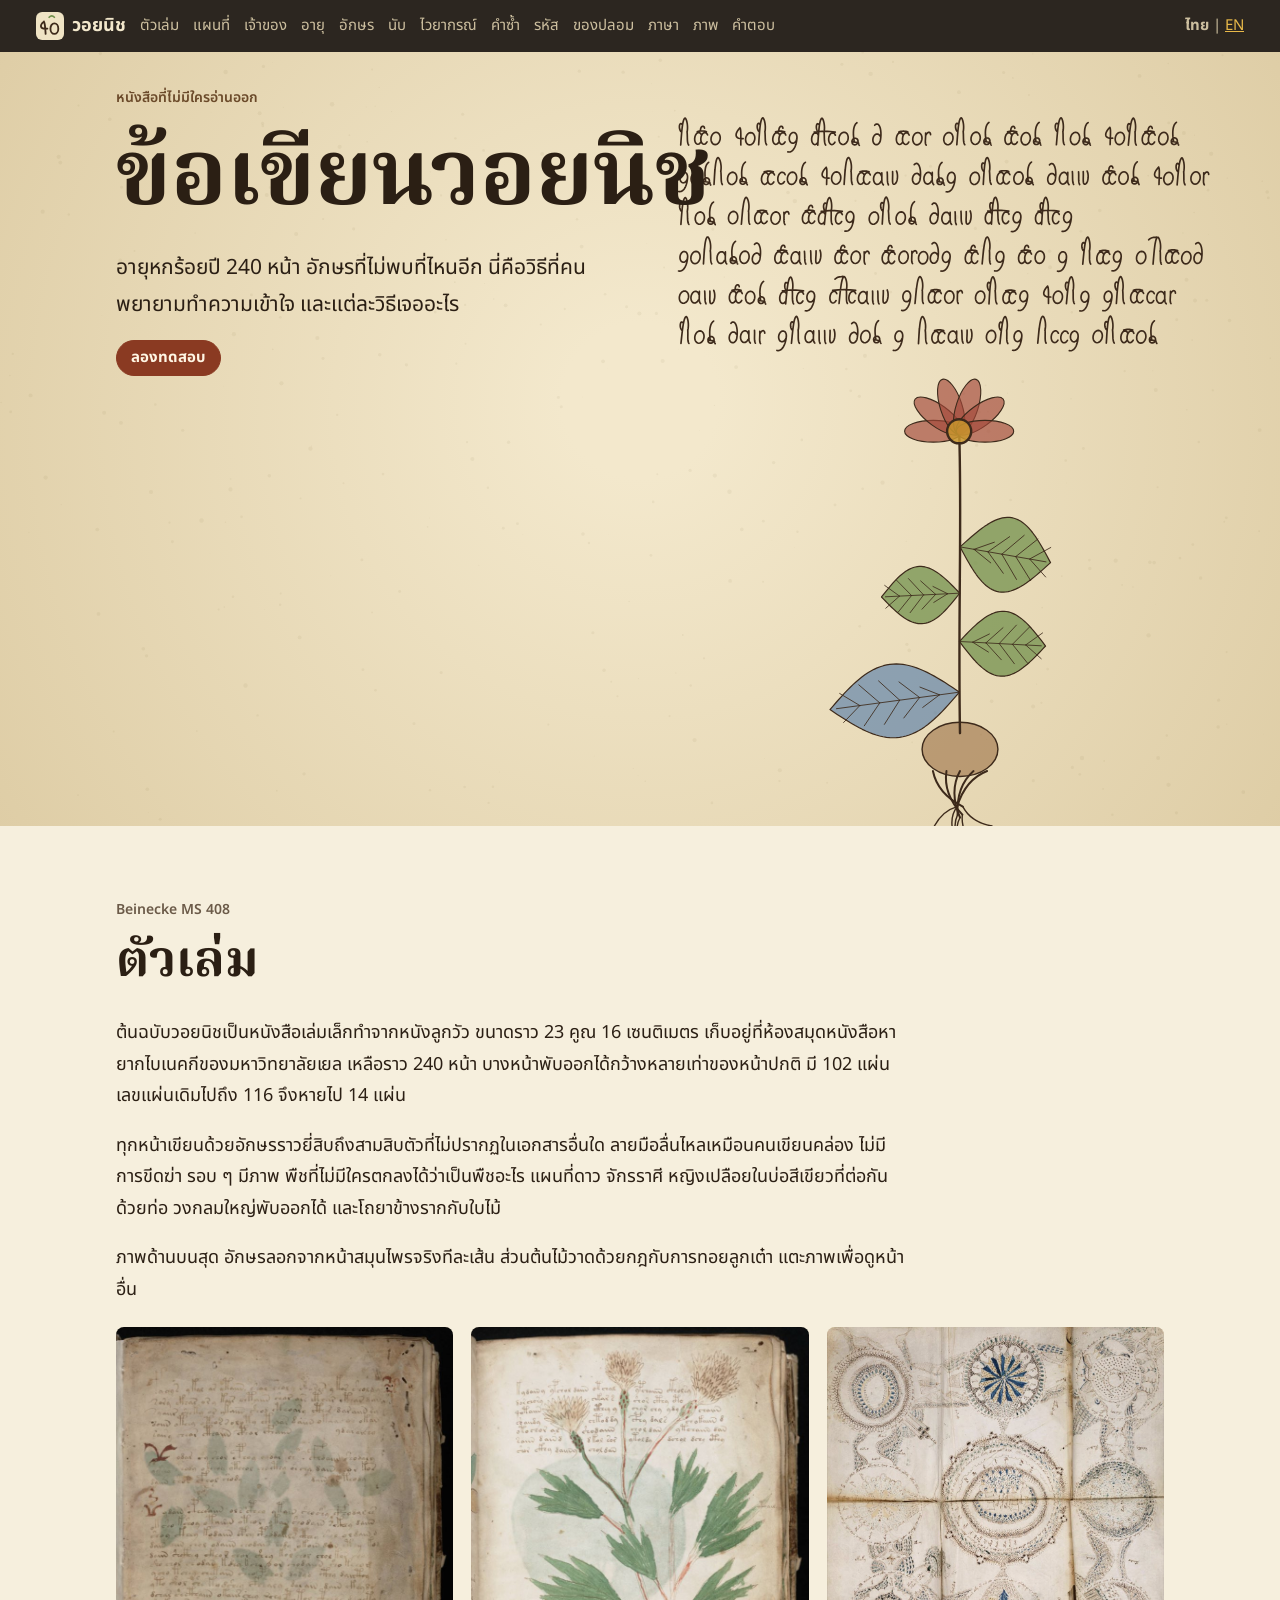
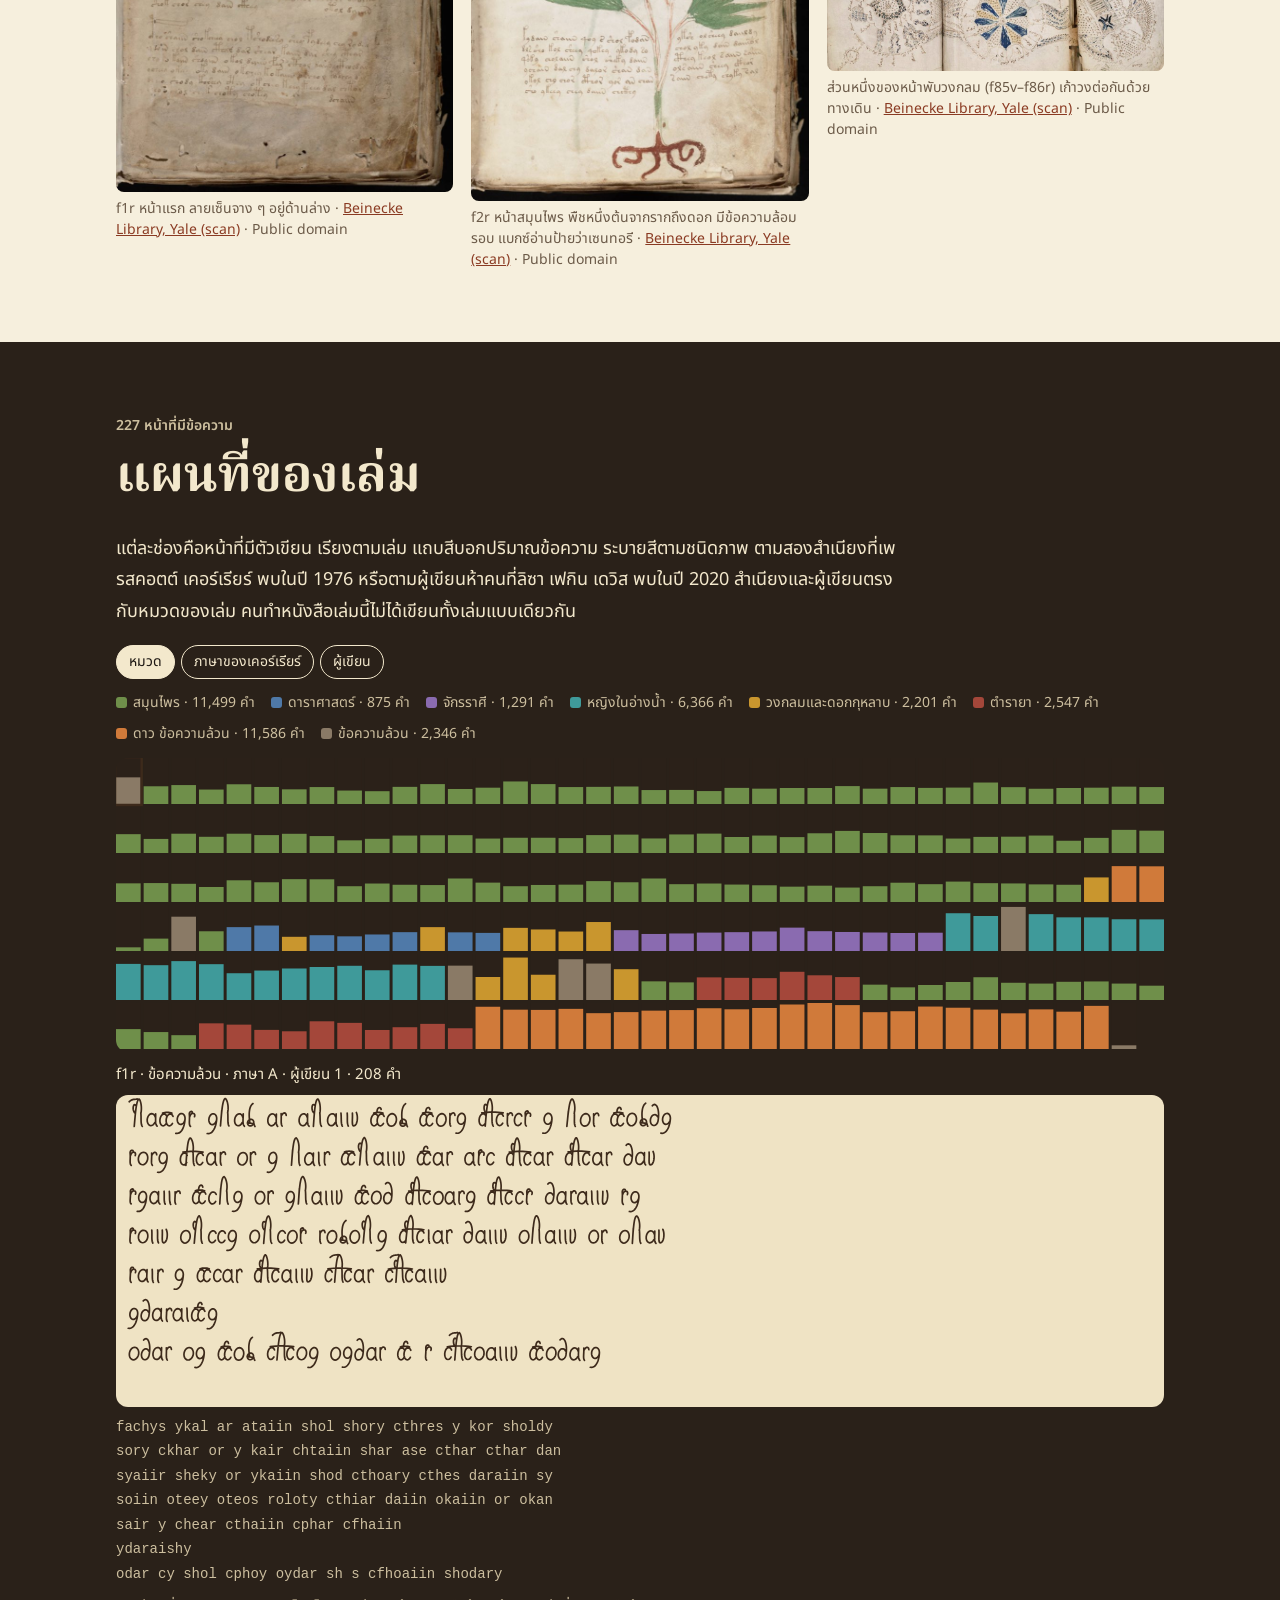
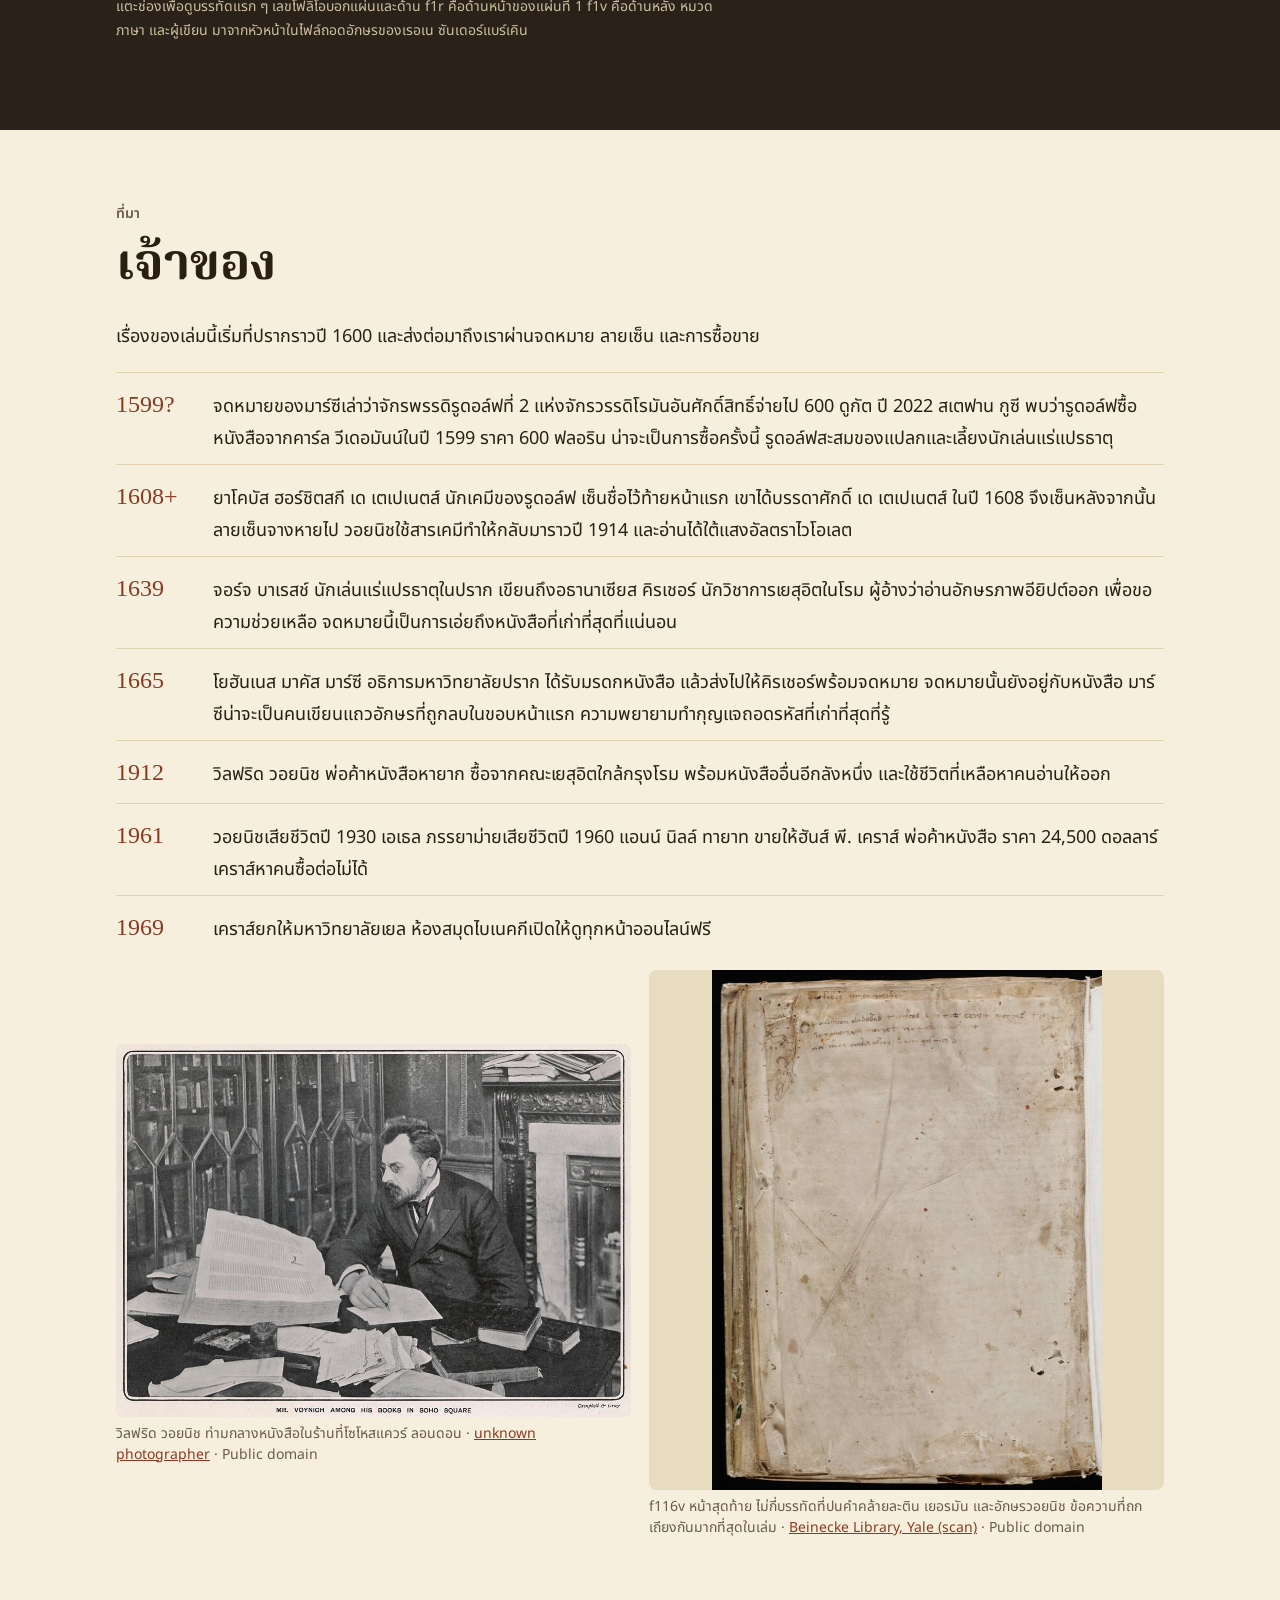
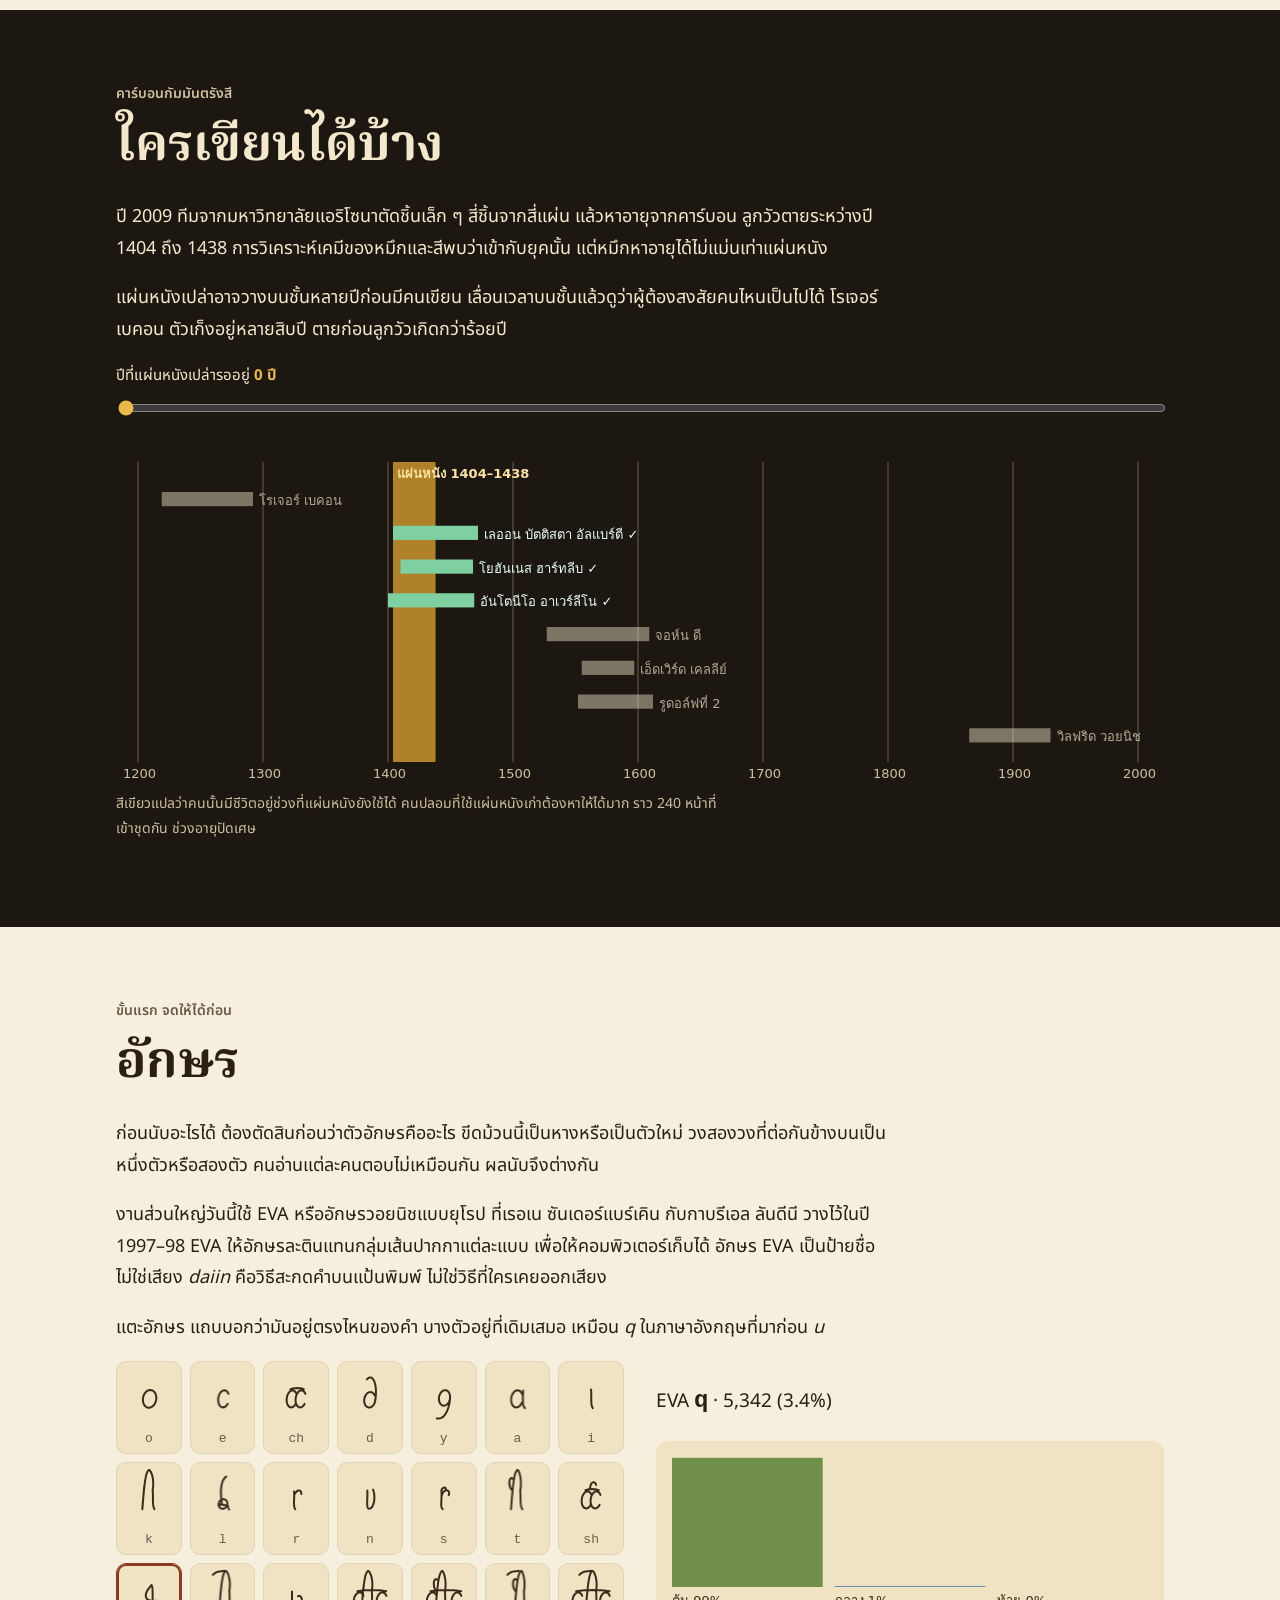
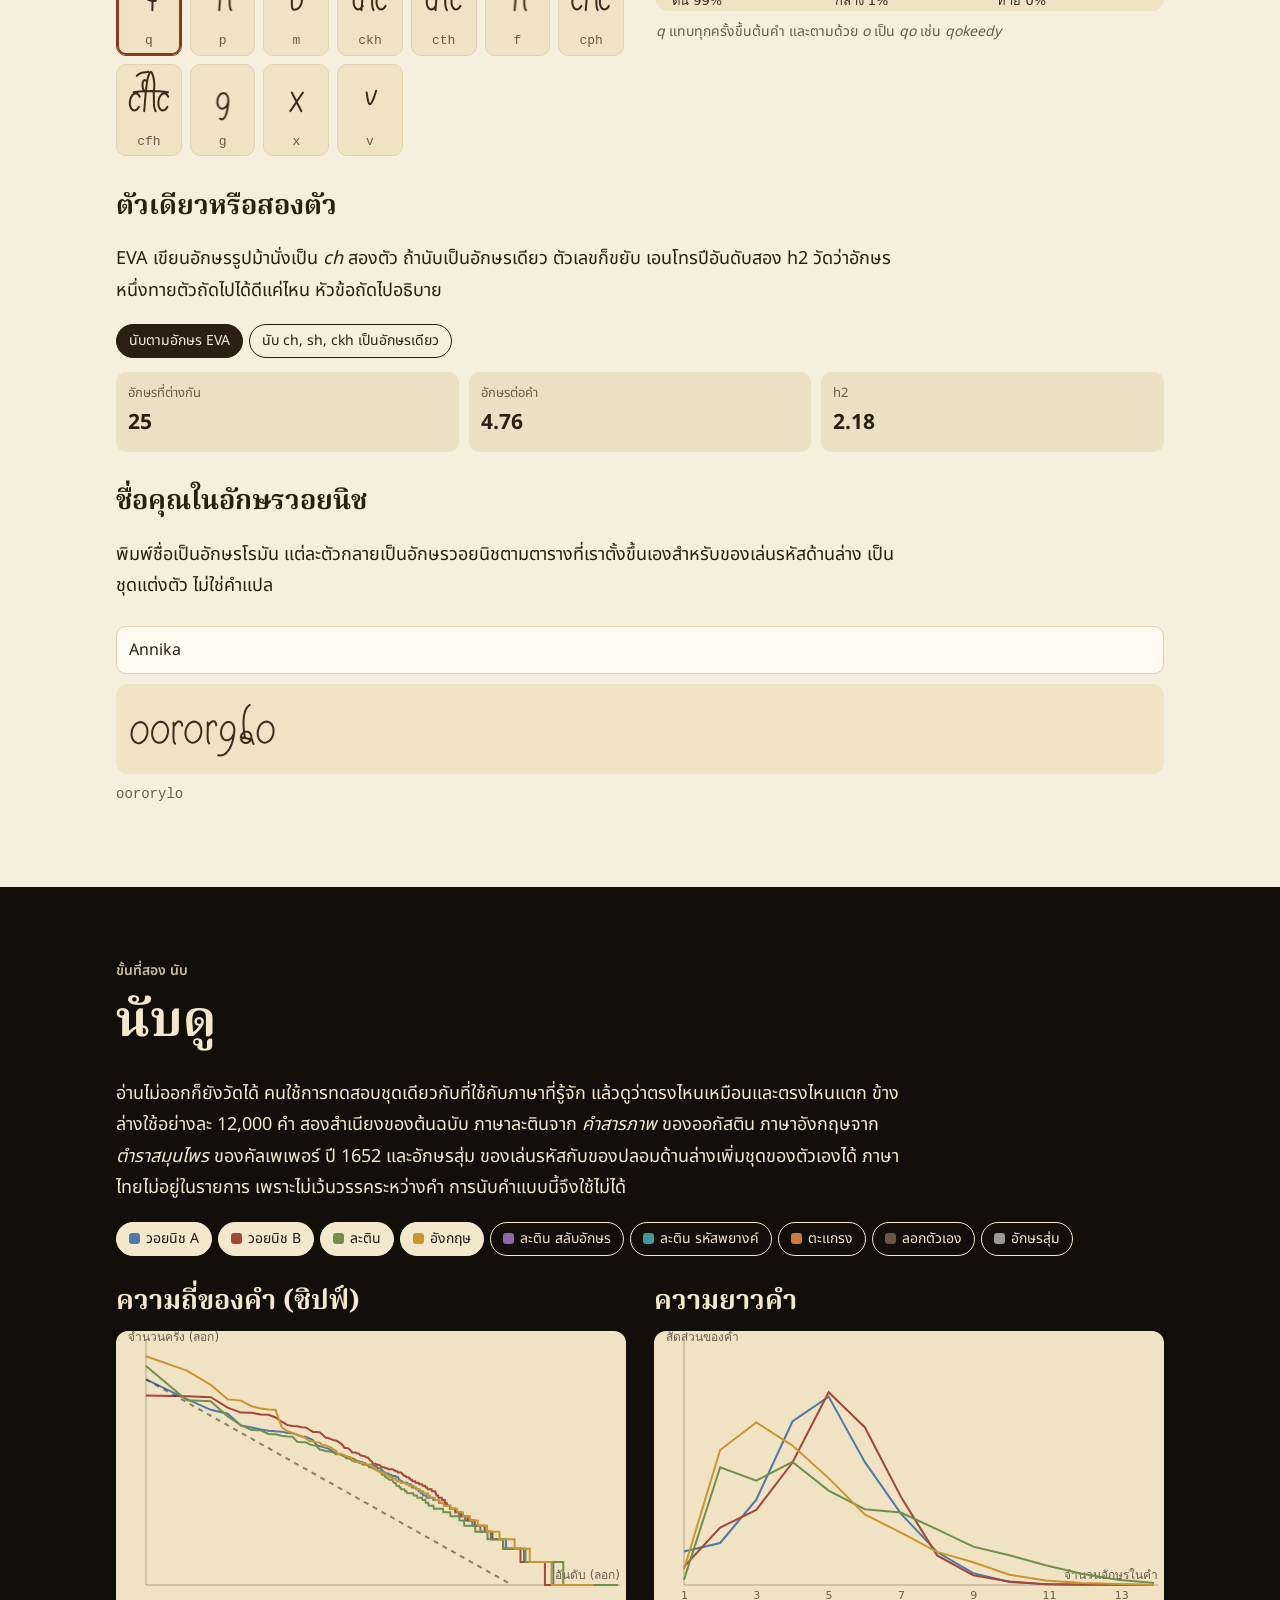
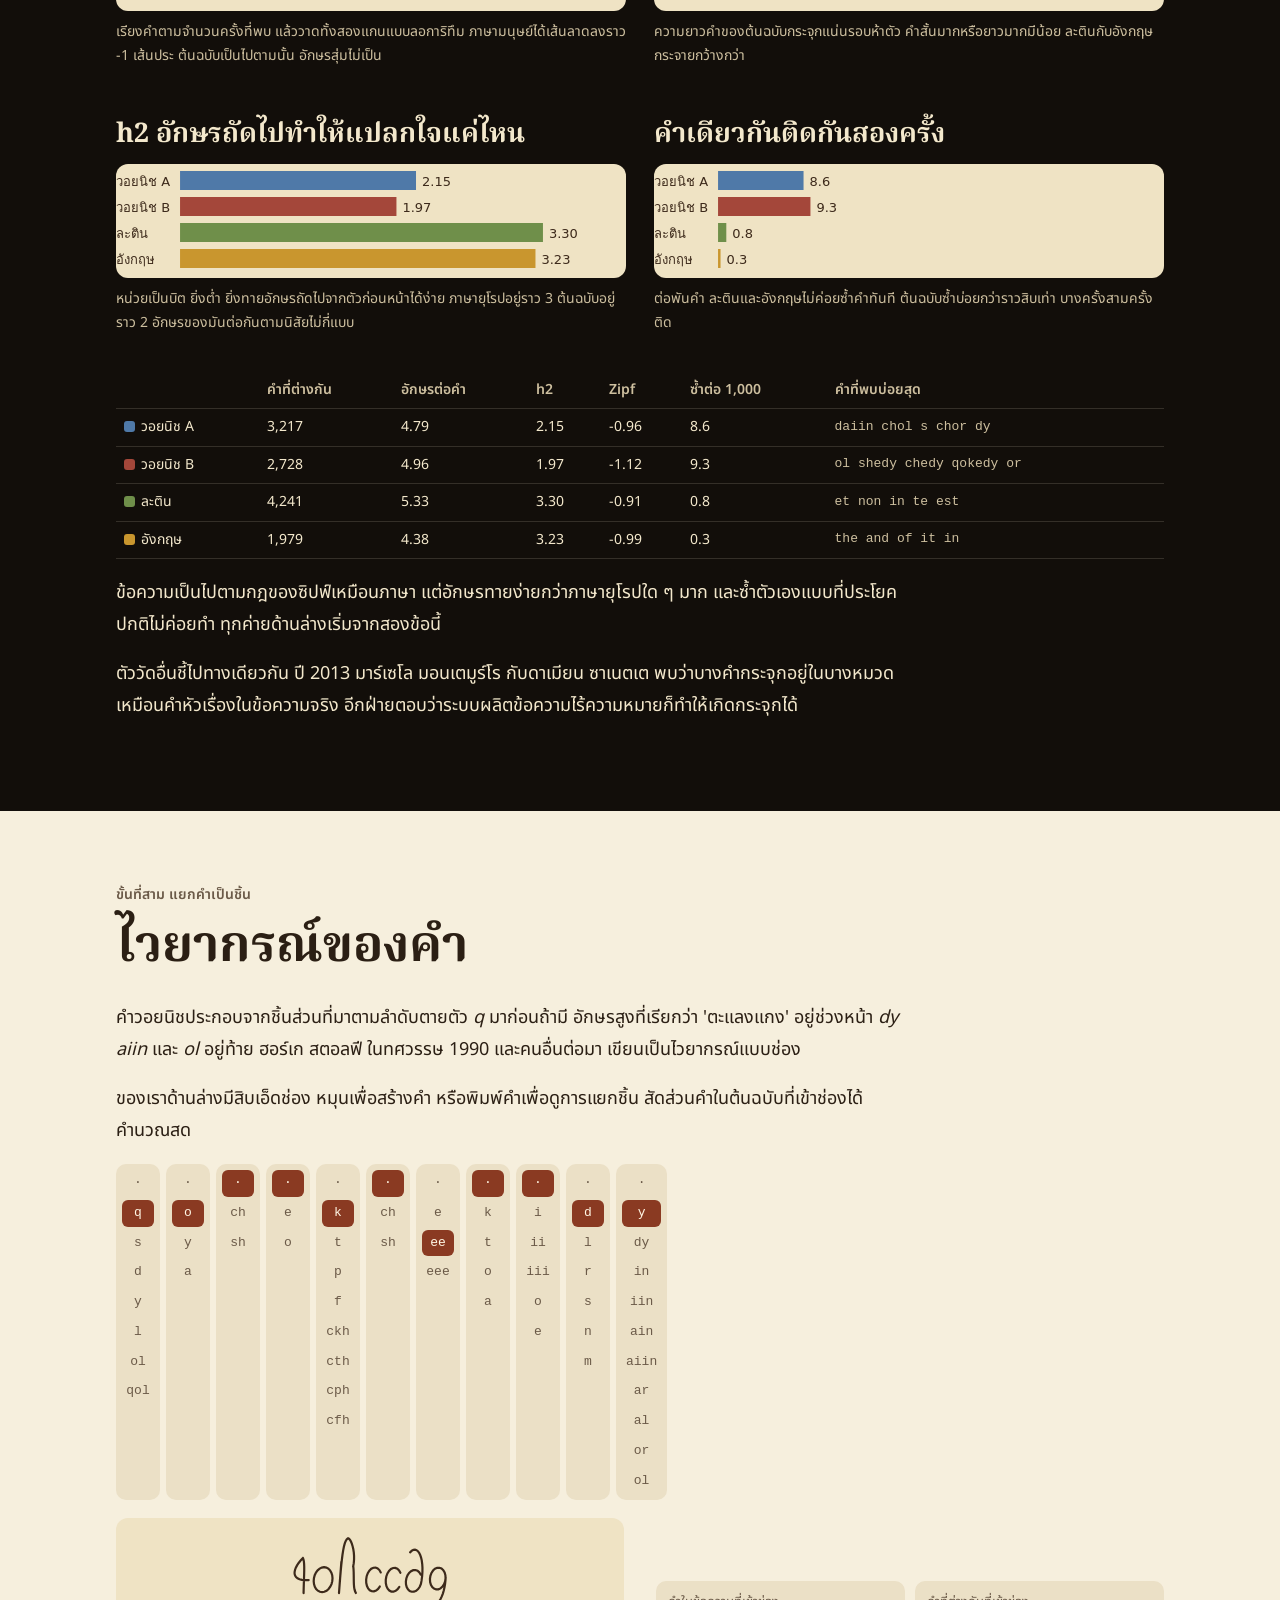
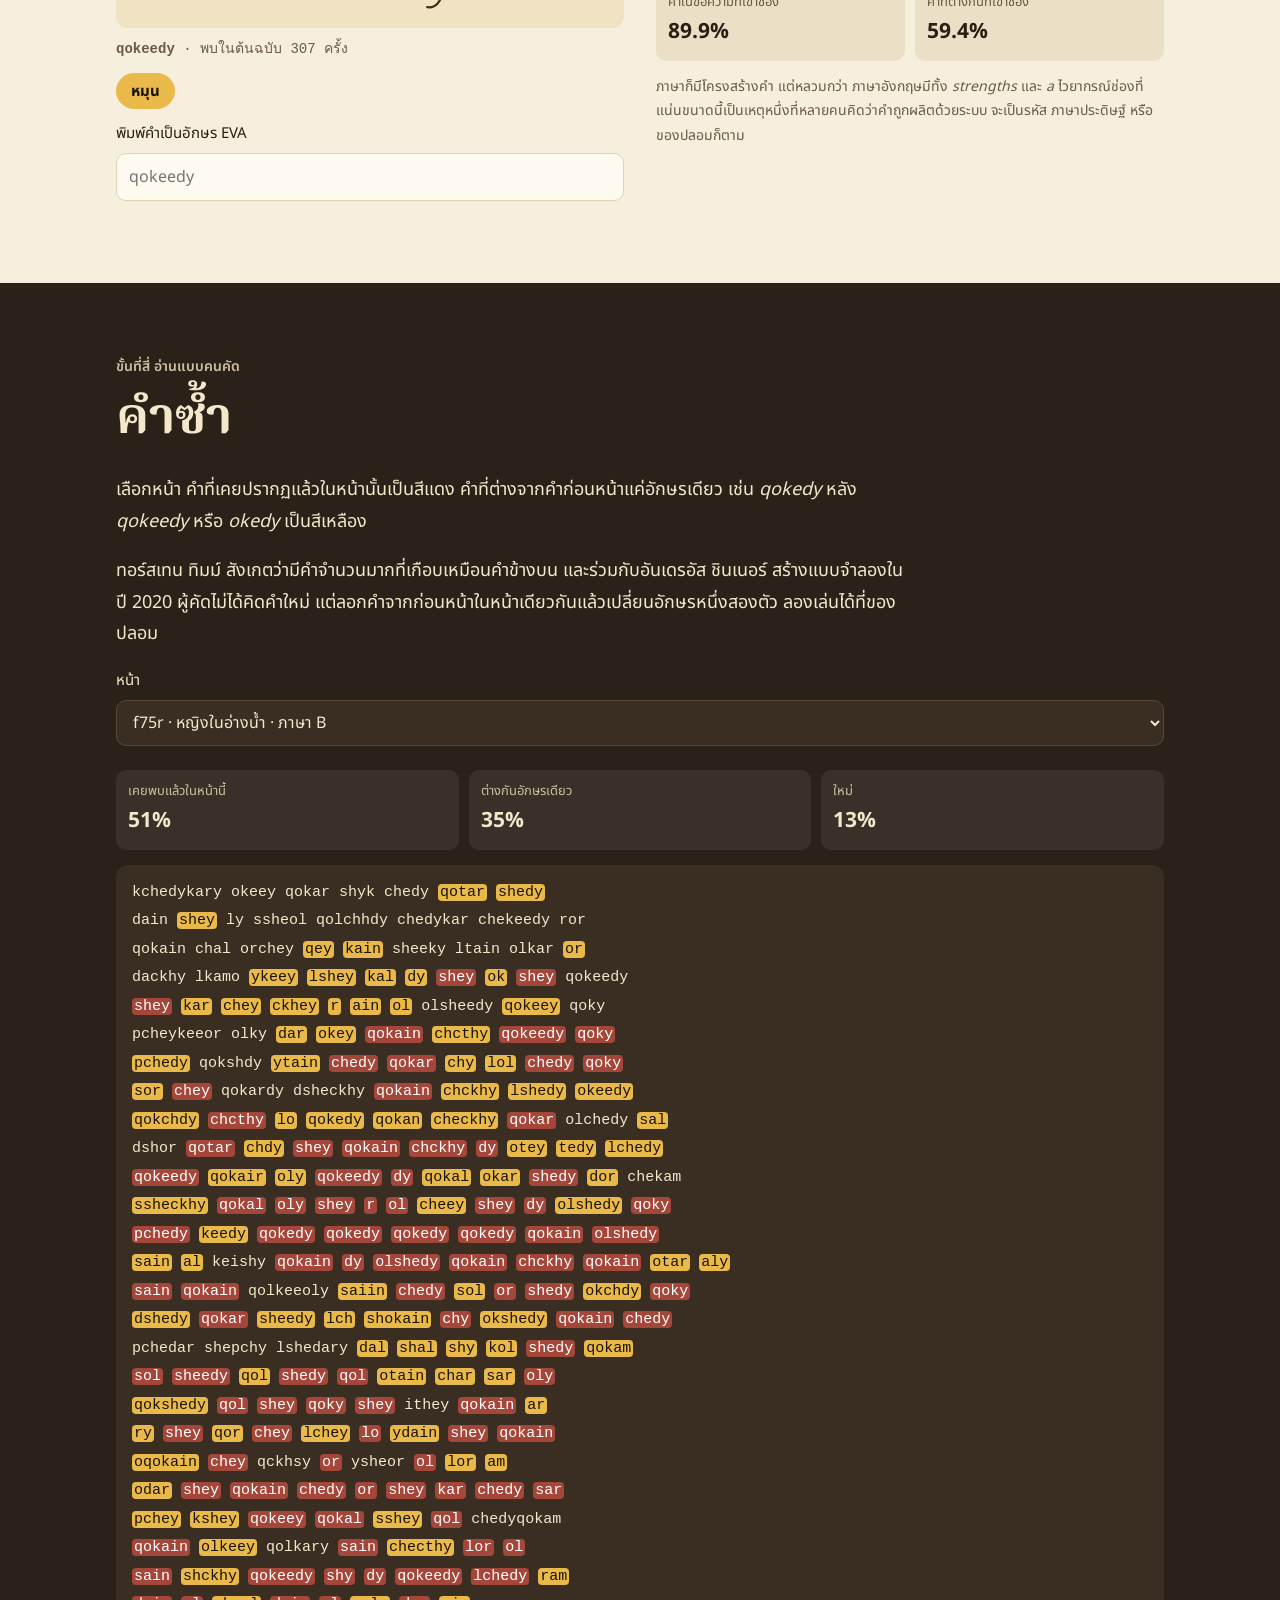
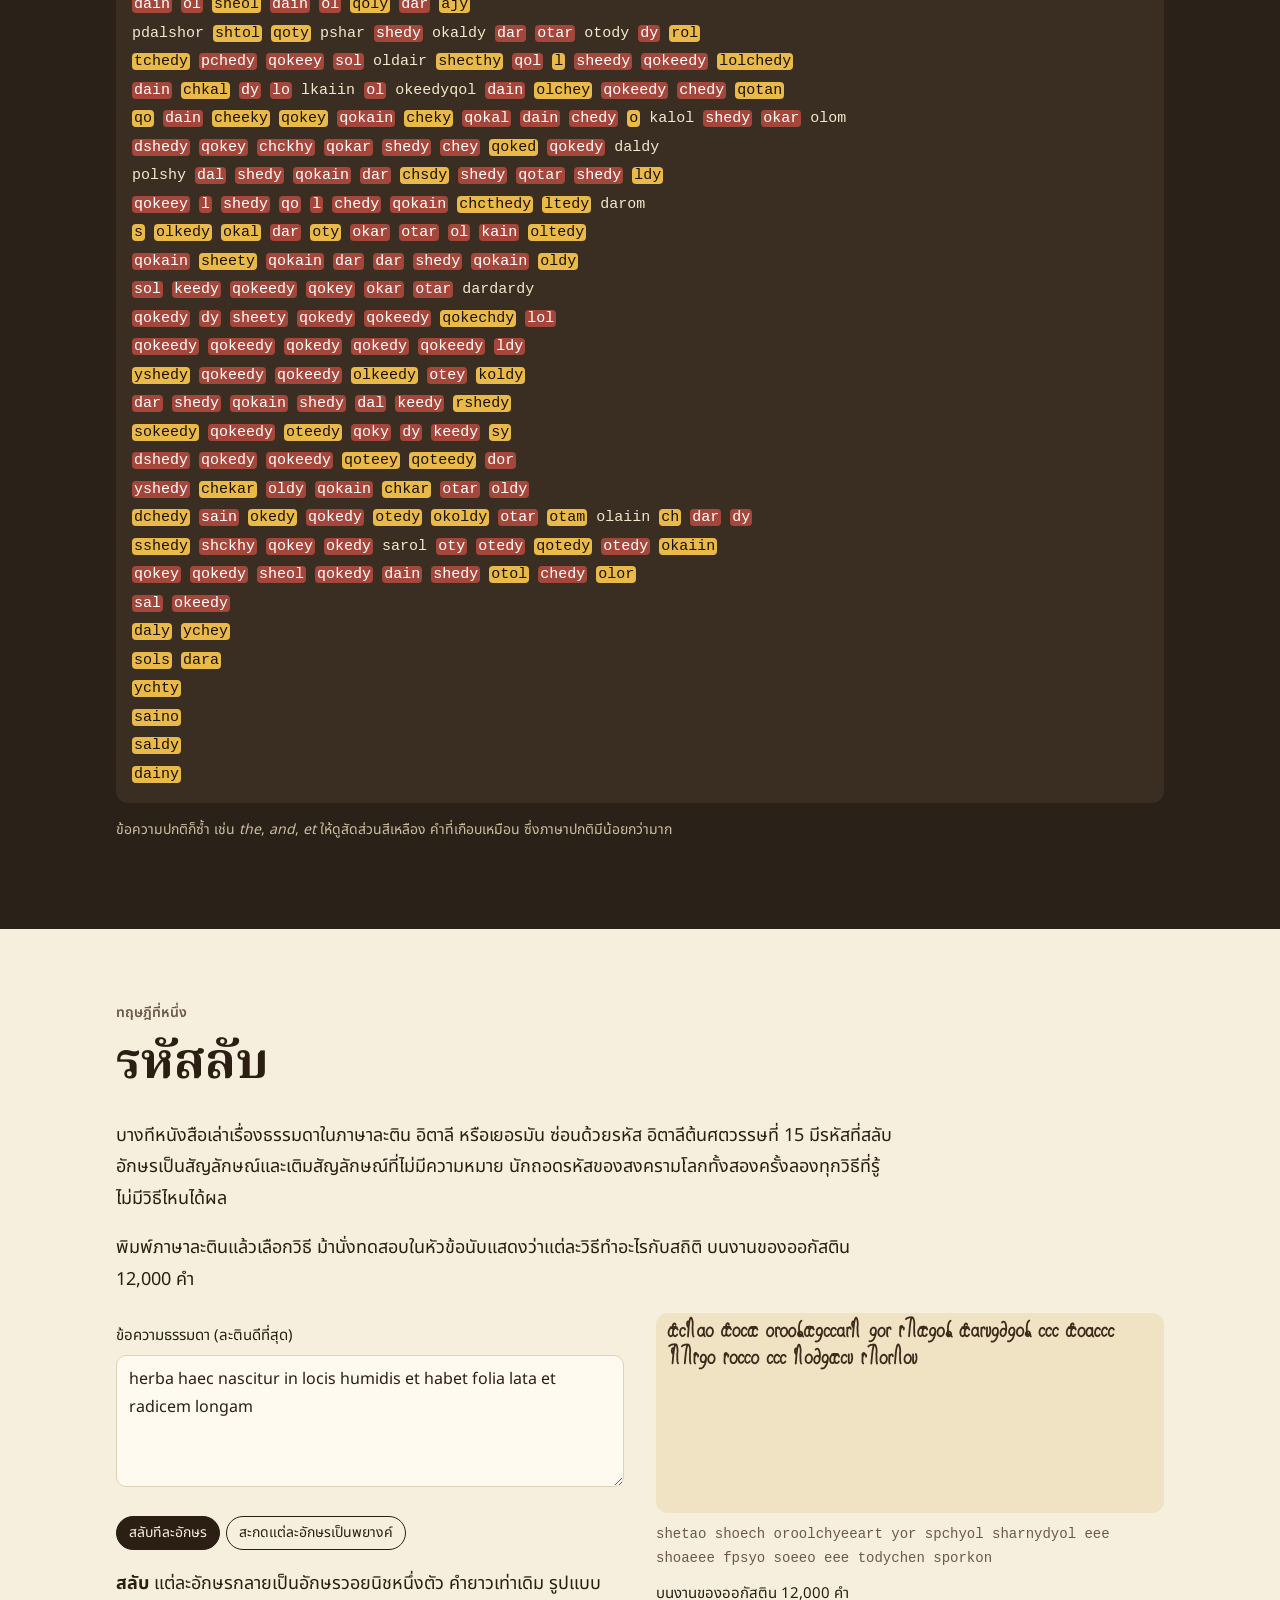
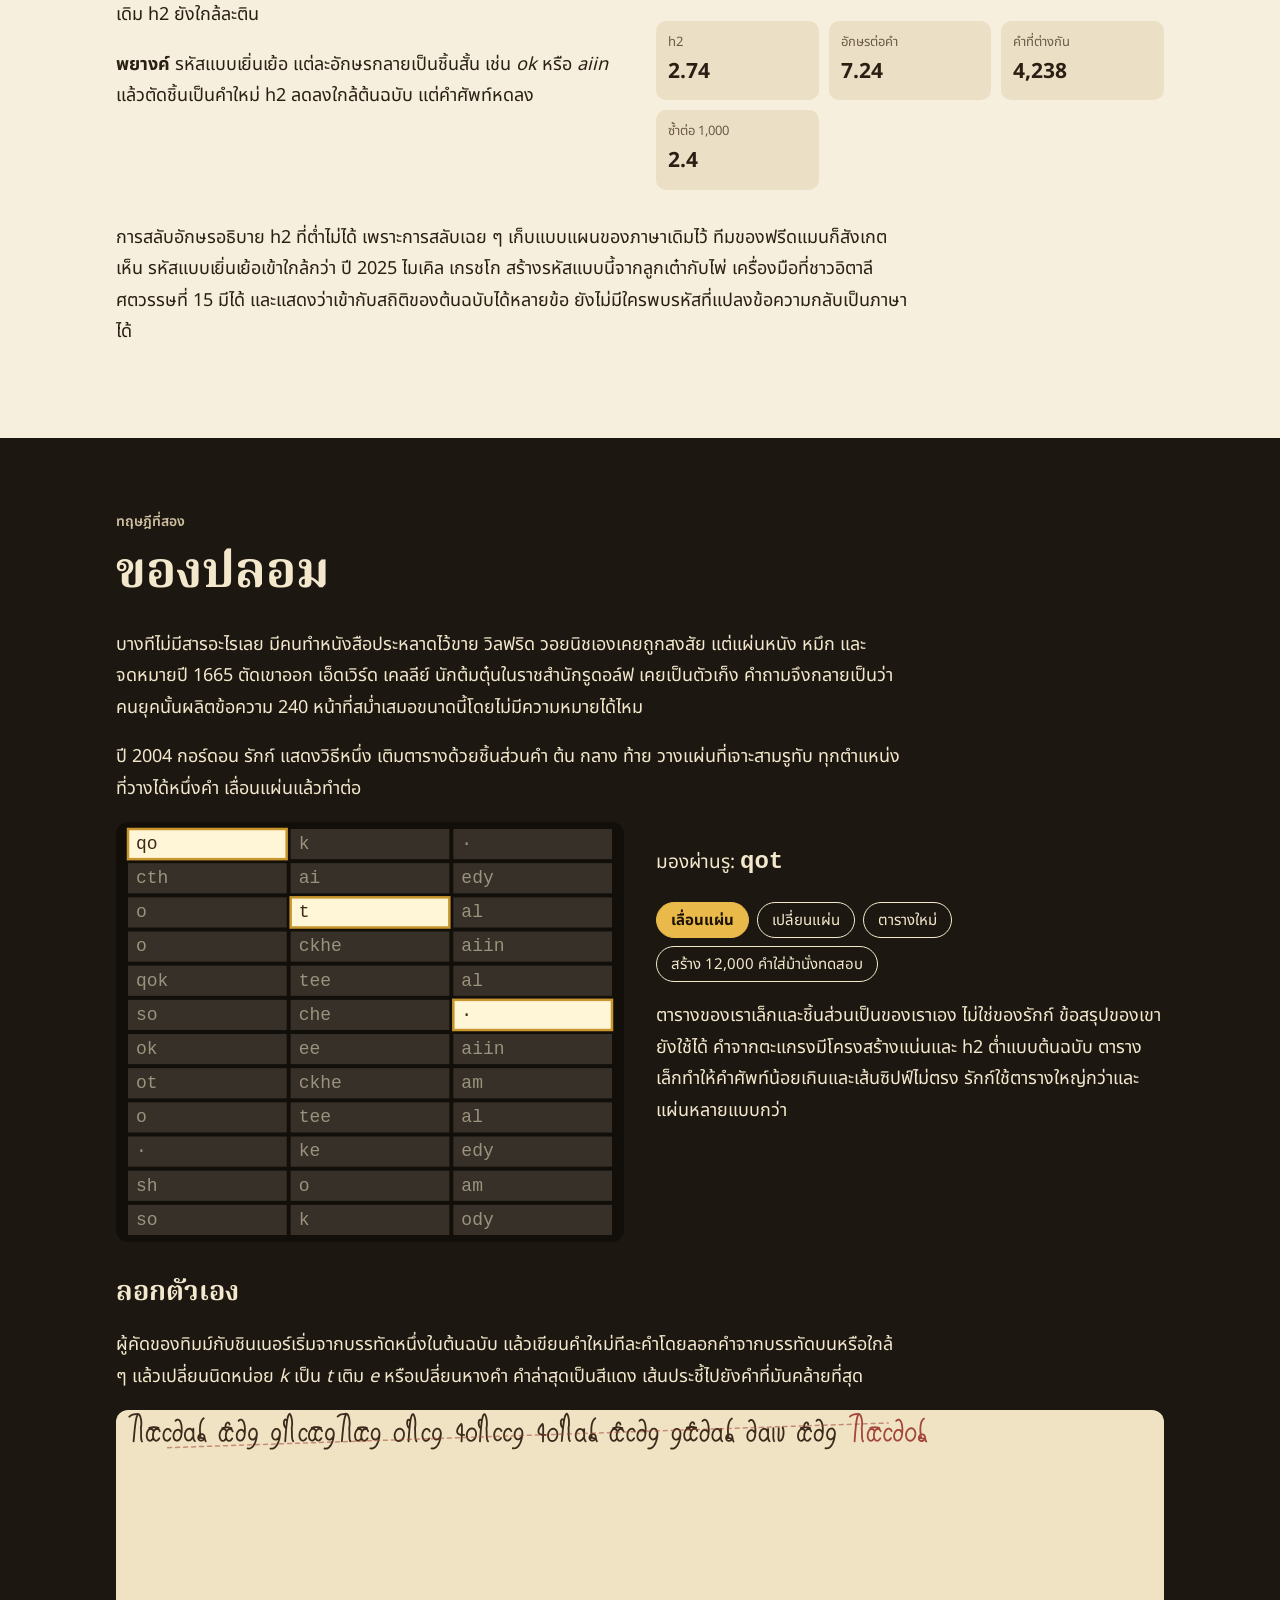
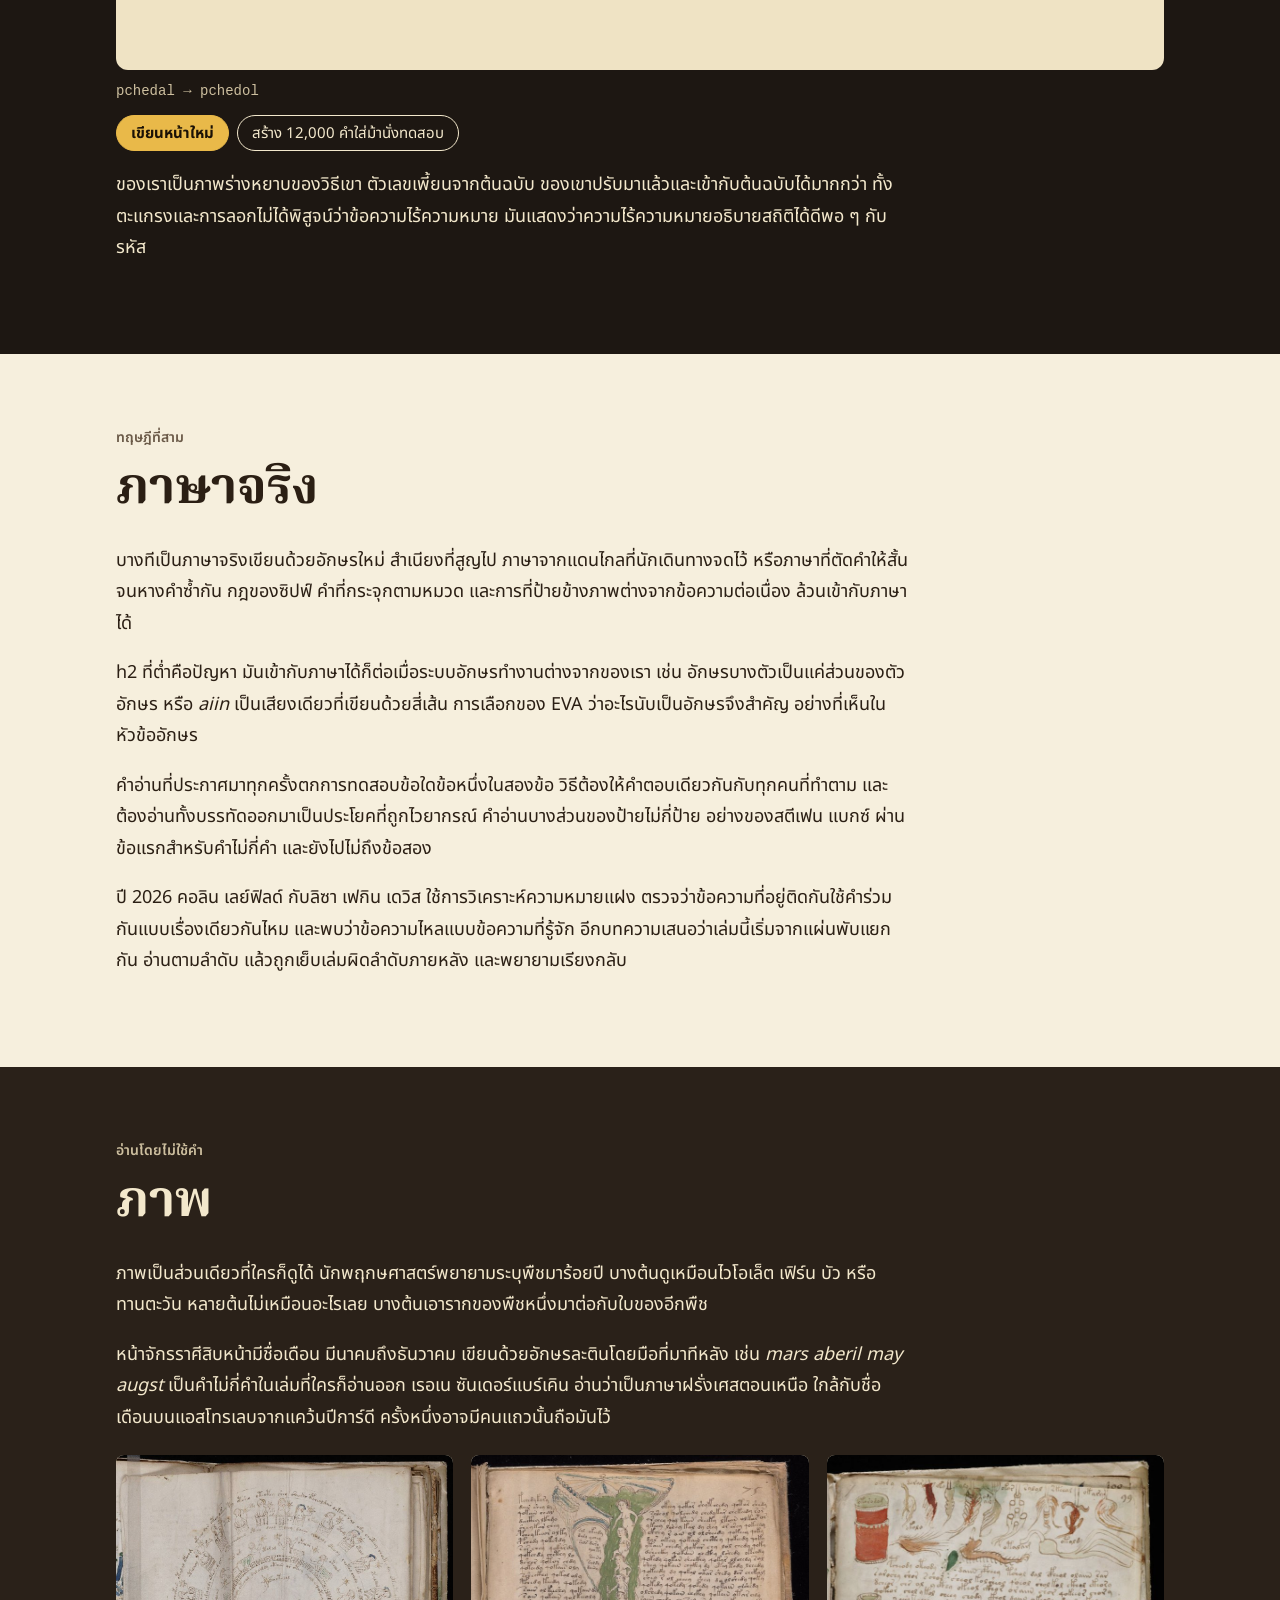
<file: docs/th/index.html>
<!doctype html><html lang="th" translate="no" class="notranslate"><head>
<meta charset="utf-8"><meta name="viewport" content="width=device-width,initial-scale=1">
<meta name="google" content="notranslate"><meta name="robots" content="notranslate">
<script>if(/[.]translate[.]goog$/.test(location.hostname))location.replace("https://"+location.hostname.slice(0,-15).replace(/--/g,"~").replace(/-/g,".").replace(/~/g,"-")+location.pathname+location.search.replace(/([?&])_x_tr_[^&]*/g,"$1").replace(/[?&]+$/,"").replace(/[?]&+/,"?")+location.hash)</script>
<title>ข้อเขียนวอยนิช · The Voynich Manuscript</title>
<meta name="description" content="คนพยายามอ่านต้นฉบับวอยนิชอย่างไร หนังสือศตวรรษที่ 15 ในอักษรที่ไม่มีใครอ่านออก ตัวหนังสือ เจ้าของ อายุ และการทดสอบที่คนใช้กับข้อความ พร้อมของเล่นสด การถอดอักษร นับคำ ไวยากรณ์คำ คำซ้ำ รหัส และของปลอม ภาษาไทยและอังกฤษ">
<meta name="theme-color" content="#1d1712">
<link rel="canonical" href="https://nanobotco.github.io/voynich/th/">
<link rel="alternate" hreflang="en" href="https://nanobotco.github.io/voynich/"><link rel="alternate" hreflang="th" href="https://nanobotco.github.io/voynich/th/"><link rel="alternate" hreflang="x-default" href="https://nanobotco.github.io/voynich/">
<meta property="og:type" content="website"><meta property="og:site_name" content="The Voynich Manuscript · ข้อเขียนวอยนิช">
<meta property="og:title" content="ข้อเขียนวอยนิช"><meta property="og:description" content="คนพยายามอ่านต้นฉบับวอยนิชอย่างไร หนังสือศตวรรษที่ 15 ในอักษรที่ไม่มีใครอ่านออก ตัวหนังสือ เจ้าของ อายุ และการทดสอบที่คนใช้กับข้อความ พร้อมของเล่นสด การถอดอักษร นับคำ ไวยากรณ์คำ คำซ้ำ รหัส และของปลอม ภาษาไทยและอังกฤษ"><meta property="og:url" content="https://nanobotco.github.io/voynich/th/">
<meta property="og:image" content="https://nanobotco.github.io/voynich/card-th.jpg"><meta property="og:image:secure_url" content="https://nanobotco.github.io/voynich/card-th.jpg"><meta property="og:image:type" content="image/jpeg">
<meta property="og:image:width" content="1200"><meta property="og:image:height" content="630">
<meta property="og:image:alt" content="บัตรแชร์: ข้อเขียนวอยนิช บนพื้นสีกระดาษเก่า">
<meta property="og:locale" content="th_TH"><meta property="og:locale:alternate" content="en_US">
<meta name="twitter:card" content="summary_large_image"><meta name="twitter:image" content="https://nanobotco.github.io/voynich/card-th.jpg">
<link rel="icon" href="../icon.svg" type="image/svg+xml">
<link rel="alternate" type="text/plain" href="https://nanobotco.github.io/voynich/llms.txt" title="llms.txt">
<link rel="preconnect" href="https://fonts.googleapis.com"><link rel="preconnect" href="https://fonts.gstatic.com" crossorigin>
<link href="https://fonts.googleapis.com/css2?family=IM+Fell+English:ital@0;1&family=Noto+Sans+Thai:wght@400;600;700&family=Noto+Serif+Thai:wght@600;700&display=swap" rel="stylesheet">
<script>if(/[?&]card/.test(location.search))document.documentElement.classList.add("card")</script>
<style>:root{--night:#1d1712;--rock:#2a2119;--ink:#f3e8cc;--dim:#cdbf9f;--lamp:#e9b949;--vellum:#efe3c4;--paper:#f6efdd;--text:#2b1f14;--mute:#6b5a48;--rule:#e0d3b4;--green:#6f8f4a;--blue:#4f79a8;--red:#a4473a}
*{box-sizing:border-box}
html{scroll-behavior:smooth;-webkit-text-size-adjust:100%}
body{margin:0;background:var(--paper);color:var(--text);font:17px/1.6 "Noto Sans Thai",system-ui,-apple-system,"Segoe UI",sans-serif;overflow-x:hidden}
html[lang=th] body{font-size:18px;line-height:1.75}
a{color:#8a3a22}
h1,h2,h3{font-family:"IM Fell English","Noto Serif Thai",Georgia,serif;font-weight:400;line-height:1.12;margin:0 0 .4em}
html[lang=th] h1,html[lang=th] h2,html[lang=th] h3{font-family:"Noto Serif Thai","IM Fell English",serif;font-weight:700;line-height:1.35}
h2{font-size:clamp(30px,4.8vw,50px)}
h3{font-size:clamp(21px,2.4vw,27px);margin-top:1.2em}
.in{max-width:1080px;margin:0 auto;padding:0 16px}
.kick{font-size:14px;letter-spacing:.06em;text-transform:uppercase;color:var(--mute);margin:0 0 .5em;font-weight:600}
html[lang=th] .kick{text-transform:none;letter-spacing:0}
.sec{padding:72px 0}
.sec p{max-width:44em}
.dark,.night,.rock{color:var(--ink)}
.dark{background:var(--night)}
.night{background:#120e0a}
.rock{background:var(--rock)}
.dark a,.night a,.rock a{color:var(--lamp)}
.dark .kick,.night .kick,.rock .kick{color:var(--dim)}
canvas{display:block;width:100%;touch-action:pan-y}
.cv{border-radius:12px}
.note{font-size:14px;color:var(--mute);margin-top:.6em}
.dark .note,.night .note,.rock .note{color:var(--dim)}
header.top{position:sticky;top:0;z-index:20;background:rgba(29,23,18,.93);backdrop-filter:blur(8px);-webkit-backdrop-filter:blur(8px);color:var(--ink);transition:transform .25s}
header.top .in{display:flex;align-items:center;gap:14px;min-height:52px;max-width:1240px}
.brand{display:flex;align-items:center;gap:8px;color:var(--ink);text-decoration:none;font-weight:700;white-space:nowrap}
header.top nav{display:flex;gap:14px;overflow-x:auto;scrollbar-width:none;flex:1;font-size:15px}
header.top nav::-webkit-scrollbar{display:none}
header.top nav a{color:var(--dim);text-decoration:none;white-space:nowrap;padding:6px 0}
header.top nav a:hover{color:var(--lamp)}
.lang{white-space:nowrap;font-size:15px;color:var(--dim)}
.lang a{color:var(--lamp)}
body.nav-away header.top{transform:translateY(-100%)}
@media (max-width:720px){.brand span{display:none}}
.hero{position:relative;background:var(--vellum);color:var(--text);overflow:hidden}
.hero canvas{height:min(86vh,800px);min-height:560px;border-radius:0;cursor:pointer}
.hero-t{position:absolute;left:0;right:0;top:0;padding:34px 16px 0;max-width:1080px;margin:0 auto;pointer-events:none}
.hero-t h1{font-size:clamp(44px,7.5vw,92px);margin:0;max-width:9em;color:#2b1f14}
.hero-t .kick{color:#6b4a2a}
.hero-t .lede{font-size:clamp(17px,2.1vw,21px);max-width:24em;margin:.4em 0 0}
.hero-t .go{pointer-events:auto;margin-top:16px}
.hero-t .go a{text-decoration:none;display:inline-block}
@media (max-width:720px){.hero-t .lede{max-width:none}}
.pill{font:inherit;font-size:15px;border:1.5px solid currentColor;background:transparent;color:inherit;border-radius:999px;padding:6px 14px;cursor:pointer;min-height:36px;line-height:1.4}
.pill.hot{background:var(--lamp);color:#1b1206;border-color:var(--lamp);font-weight:700}
.hero .pill.hot{background:#8a3a22;border-color:#8a3a22;color:#fff6e4}
.pill[aria-pressed=true]{background:var(--ink);color:var(--night);border-color:var(--ink)}
.sec:not(.dark):not(.night):not(.rock) .pill[aria-pressed=true]{background:var(--text);color:var(--paper);border-color:var(--text)}
.btns{display:flex;flex-wrap:wrap;gap:8px;margin:12px 0}
.seg{display:flex;flex-wrap:wrap;gap:6px;margin:8px 0 12px}
.seg .pill{font-size:14px;padding:5px 12px;min-height:34px}
.chips .pill i,.legend i,.btab i{display:inline-block;width:11px;height:11px;border-radius:3px;margin-right:6px;vertical-align:-1px}
.legend{display:flex;flex-wrap:wrap;gap:6px 16px;font-size:14px;margin:4px 0 12px;color:var(--dim)}
.two{display:grid;grid-template-columns:1fr 1fr;gap:32px;align-items:center}
.two.top{align-items:start}
@media (max-width:860px){.two{grid-template-columns:1fr}}
.readout{display:grid;grid-template-columns:repeat(auto-fit,minmax(120px,1fr));gap:10px;margin:14px 0}
.readout div{background:rgba(255,255,255,.07);border-radius:10px;padding:10px 12px;min-width:0}
.sec:not(.dark):not(.night):not(.rock) .readout div{background:#ebe0c6}
.readout span{display:block;font-size:13px;color:var(--dim)}
.sec:not(.dark):not(.night):not(.rock) .readout span{color:var(--mute)}
.readout b{font-size:21px;font-variant-numeric:tabular-nums;overflow-wrap:anywhere}
input[type=range]{width:100%;accent-color:var(--lamp);min-height:32px}
label.lab,p.lab{display:block;font-size:15px;margin:10px 0 0}
label.lab b{font-variant-numeric:tabular-nums;color:var(--lamp)}
.txt{font:inherit;font-size:16px;width:100%;padding:9px 12px;border-radius:10px;border:1.5px solid var(--rule);background:#fffaf0;color:var(--text);margin:6px 0 10px}
.rock .txt,.dark .txt{background:#3a2e23;color:var(--ink);border-color:#58483a}
textarea.txt{resize:vertical}
.eva,.eva1{font-family:ui-monospace,Menlo,Consolas,monospace;font-size:14px;overflow-wrap:anywhere;white-space:pre-wrap;color:var(--dim);margin:.6em 0}
.sec:not(.dark):not(.night):not(.rock) .eva1{color:var(--mute)}
.mapcv{background:transparent;height:300px}
.pagecv{height:200px;margin-top:6px}
.datecv{height:340px;margin-top:10px}
.glyphs{display:grid;grid-template-columns:repeat(auto-fill,minmax(64px,1fr));gap:8px}
.gl{font:inherit;background:var(--vellum);border:1.5px solid var(--rule);border-radius:10px;padding:4px 4px 2px;cursor:pointer;color:var(--text)}
.gl canvas{height:62px}
.gl span{display:block;font-family:ui-monospace,Menlo,monospace;font-size:13px;color:var(--mute)}
.gl[aria-pressed=true]{border-color:#8a3a22;box-shadow:0 0 0 2px #8a3a22 inset}
.gbig{font-size:19px}
.gbig b{font-family:ui-monospace,Menlo,monospace;font-size:24px}
.gpos{height:170px;background:var(--vellum)}
.namecv{height:90px}
.chart{height:280px;background:var(--vellum)}
.barcv{height:120px;background:var(--vellum);padding:0}
.bgrid{display:grid;grid-template-columns:1fr 1fr;gap:18px 28px;margin-top:12px}
@media (max-width:860px){.bgrid{grid-template-columns:1fr}}
.bgrid h3{margin-top:.6em}
.tabwrap{overflow-x:auto;margin-top:22px}
.btab{border-collapse:collapse;font-size:14px;min-width:640px;width:100%;font-variant-numeric:tabular-nums}
.btab th,.btab td{text-align:left;padding:6px 8px;border-bottom:1px solid rgba(243,232,204,.15)}
.btab th{color:var(--dim);font-weight:600}
.btab .top{font-family:ui-monospace,Menlo,monospace;font-size:13px;color:var(--dim)}
.slots{display:flex;flex-wrap:wrap;gap:6px;margin:14px 0 18px}
.slot{display:flex;flex-direction:column;gap:3px;background:#ebe0c6;border-radius:10px;padding:6px;min-width:44px}
.slot span{font-family:ui-monospace,Menlo,monospace;font-size:13px;text-align:center;padding:2px 4px;border-radius:6px;color:var(--mute)}
.slot span.on{background:#8a3a22;color:#fff6e4}
.slotcv{height:110px}
.reptext{font-family:ui-monospace,Menlo,monospace;font-size:15px;line-height:1.9;background:#3a2e23;border-radius:12px;padding:14px 16px;overflow-wrap:anywhere;max-width:none!important}
.reptext b{font-weight:400;border-radius:4px;padding:0 2px}
.reptext .same{background:#a4473a;color:#fff}
.reptext .near{background:#e9b949;color:#1b1206}
.ciphcv{height:200px}
.grillecv{height:420px;background:#120e0a}
.sccv{height:260px}
.ph{display:grid;gap:18px;margin-top:22px}
.ph.three{grid-template-columns:repeat(auto-fit,minmax(260px,1fr))}
.ph.two{grid-template-columns:repeat(auto-fit,minmax(280px,1fr))}
.ph figure{margin:0}
.ph img{width:100%;height:auto;max-height:520px;object-fit:contain;border-radius:8px;display:block;background:#e8dcc0}
.ph figcaption{font-size:14px;color:var(--mute);margin-top:6px;line-height:1.5}
.rock .ph figcaption,.dark .ph figcaption{color:var(--dim)}
.tl{list-style:none;padding:0;margin:20px 0 0;display:grid;gap:10px}
.tl li{display:grid;grid-template-columns:4.6em 1fr;gap:14px;align-items:baseline;border-top:1px solid var(--rule);padding-top:10px}
.tl b{font-family:"IM Fell English",Georgia,serif;font-size:24px;font-weight:400;color:#8a3a22}
.claims{list-style:none;padding:0;margin:20px 0 0;display:grid;gap:12px}
.cl{display:grid;grid-template-columns:4.2em 1fr;gap:14px;align-items:baseline;border-left:4px solid var(--rule);padding:4px 0 4px 12px}
.cl b{font-family:"IM Fell English",Georgia,serif;font-size:24px;font-weight:400}
.cl h3{font-size:19px;margin:0 0 .2em;font-family:inherit;font-weight:700}
.cl p{margin:0;font-size:16px}
.cl.out{border-color:#a4473a}
.cl.open{border-color:#e9b949}
.cl.method{border-color:#6f8f4a}
.glos{display:grid;grid-template-columns:repeat(auto-fill,minmax(250px,1fr));gap:12px;margin-top:20px}
.glos div{background:#fffaf0;border:1px solid var(--rule);border-radius:12px;padding:12px 14px}
.glos b{display:block;font-size:19px;font-family:"IM Fell English","Noto Serif Thai",serif;font-weight:400}
html[lang=th] .glos b{font-weight:700}
.glos i{font-style:normal;color:var(--mute);font-size:14px}
.glos p{margin:.3em 0 0;font-size:15px}
.src{font-size:15px;padding-left:1.2em}
.src li{margin:.3em 0}
footer.bot{background:var(--night);color:var(--dim);padding:28px 0;font-size:14px}
footer.bot a{color:var(--lamp)}
.cardline{display:none;font-size:26px;color:#6b4a2a;margin-top:16px}
.cardline span{font-size:20px;color:#8a3a22}
html.card header.top,html.card main>section:not(.hero),html.card footer,html.card .go,html.card .lede{display:none}
html.card .hero canvas{height:100vh;min-height:0}
html.card .hero-t{padding-top:56px;padding-left:64px;max-width:none}
html.card .hero-t h1{font-size:92px}
html.card .cardline{display:block}
@media (prefers-reduced-motion:reduce){html{scroll-behavior:auto}}
</style>
</head><body>
<header class="top"><div class="in"><a class="brand" href="#top"><img src="../icon.svg" width="28" height="28" alt=""><span>วอยนิช</span></a>
<nav aria-label="หัวข้อ"><a href="#book">ตัวเล่ม</a><a href="#map">แผนที่</a><a href="#owners">เจ้าของ</a><a href="#date">อายุ</a><a href="#glyphs">อักษร</a><a href="#count">นับ</a><a href="#grammar">ไวยากรณ์</a><a href="#repeats">คำซ้ำ</a><a href="#cipher">รหัส</a><a href="#hoax">ของปลอม</a><a href="#language">ภาษา</a><a href="#pictures">ภาพ</a><a href="#claims">คำตอบ</a></nav>
<span class="lang"><b>ไทย</b> | <a href="../" hreflang="en">EN</a></span></div></header>
<main><section id="top" class="hero"><canvas id="scene" role="img" aria-label="หน้ากระดาษแบบต้นฉบับ พืชมีรากและใบ กับบรรทัดอักษรวอยนิชที่เขียนทีละเส้นจากหน้าจริง"></canvas>
<div class="hero-t"><p class="kick">หนังสือที่ไม่มีใครอ่านออก</p><h1>ข้อเขียนวอยนิช</h1><p class="lede">อายุหกร้อยปี 240 หน้า อักษรที่ไม่พบที่ไหนอีก นี่คือวิธีที่คนพยายามทำความเข้าใจ และแต่ละวิธีเจออะไร</p>
<p class="go"><a class="pill hot" href="#count">ลองทดสอบ</a></p>
<p class="cardline">The Voynich Manuscript · คนพยายามอ่านมันอย่างไร<br><span>nanobotco.github.io/voynich</span></p></div></section>
<section id="book" class="sec "><div class="in"><p class=kick>Beinecke MS 408</p><h2>ตัวเล่ม</h2><p>ต้นฉบับวอยนิชเป็นหนังสือเล่มเล็กทำจากหนังลูกวัว ขนาดราว 23 คูณ 16 เซนติเมตร เก็บอยู่ที่ห้องสมุดหนังสือหายากไบเนคกีของมหาวิทยาลัยเยล เหลือราว 240 หน้า บางหน้าพับออกได้กว้างหลายเท่าของหน้าปกติ มี 102 แผ่น เลขแผ่นเดิมไปถึง 116 จึงหายไป 14 แผ่น</p><p>ทุกหน้าเขียนด้วยอักษรราวยี่สิบถึงสามสิบตัวที่ไม่ปรากฏในเอกสารอื่นใด ลายมือลื่นไหลเหมือนคนเขียนคล่อง ไม่มีการขีดฆ่า รอบ ๆ มีภาพ พืชที่ไม่มีใครตกลงได้ว่าเป็นพืชอะไร แผนที่ดาว จักรราศี หญิงเปลือยในบ่อสีเขียวที่ต่อกันด้วยท่อ วงกลมใหญ่พับออกได้ และโถยาข้างรากกับใบไม้</p><p>ภาพด้านบนสุด อักษรลอกจากหน้าสมุนไพรจริงทีละเส้น ส่วนต้นไม้วาดด้วยกฎกับการทอยลูกเต๋า แตะภาพเพื่อดูหน้าอื่น</p><div class="ph three"><figure><a href="https://commons.wikimedia.org/wiki/File:Voynich_Manuscript_(3).jpg"><img loading="lazy" src="../img/f1r.jpg" width="726" height="1000" alt="f1r หน้าแรก ลายเซ็นจาง ๆ อยู่ด้านล่าง"></a><figcaption>f1r หน้าแรก ลายเซ็นจาง ๆ อยู่ด้านล่าง · <a href="https://commons.wikimedia.org/wiki/File:Voynich_Manuscript_(3).jpg">Beinecke Library, Yale (scan)</a> · Public domain</figcaption></figure><figure><a href="https://commons.wikimedia.org/wiki/File:Voynich_Manuscript_(5).jpg"><img loading="lazy" src="../img/herbal.jpg" width="712" height="1000" alt="f2r หน้าสมุนไพร พืชหนึ่งต้นจากรากถึงดอก มีข้อความล้อมรอบ แบกซ์อ่านป้ายว่าเซนทอรี"></a><figcaption>f2r หน้าสมุนไพร พืชหนึ่งต้นจากรากถึงดอก มีข้อความล้อมรอบ แบกซ์อ่านป้ายว่าเซนทอรี · <a href="https://commons.wikimedia.org/wiki/File:Voynich_Manuscript_(5).jpg">Beinecke Library, Yale (scan)</a> · Public domain</figcaption></figure><figure><a href="https://commons.wikimedia.org/wiki/File:Voynich_manuscript_cosmological_example_86v_crop.jpg"><img loading="lazy" src="../img/rosettes.jpg" width="981" height="1000" alt="ส่วนหนึ่งของหน้าพับวงกลม (f85v–f86r) เก้าวงต่อกันด้วยทางเดิน"></a><figcaption>ส่วนหนึ่งของหน้าพับวงกลม (f85v–f86r) เก้าวงต่อกันด้วยทางเดิน · <a href="https://commons.wikimedia.org/wiki/File:Voynich_manuscript_cosmological_example_86v_crop.jpg">Beinecke Library, Yale (scan)</a> · Public domain</figcaption></figure></div></div></section>
<section id="map" class="sec rock"><div class="in"><p class=kick>227 หน้าที่มีข้อความ</p><h2>แผนที่ของเล่ม</h2><p>แต่ละช่องคือหน้าที่มีตัวเขียน เรียงตามเล่ม แถบสีบอกปริมาณข้อความ ระบายสีตามชนิดภาพ ตามสองสำเนียงที่เพรสคอตต์ เคอร์เรียร์ พบในปี 1976 หรือตามผู้เขียนห้าคนที่ลิซา เฟกิน เดวิส พบในปี 2020 สำเนียงและผู้เขียนตรงกับหมวดของเล่ม คนทำหนังสือเล่มนี้ไม่ได้เขียนทั้งเล่มแบบเดียวกัน</p>
<div class="seg" role="group"><button class="pill" type="button" aria-pressed="true" data-mapmode="i">หมวด</button><button class="pill" type="button" aria-pressed="false" data-mapmode="l">ภาษาของเคอร์เรียร์</button><button class="pill" type="button" aria-pressed="false" data-mapmode="h">ผู้เขียน</button></div><div id="maplegend" class="legend"></div>
<canvas id="mapcv" class="cv mapcv" role="img" aria-label="แผนที่ของเล่ม"></canvas>
<p class="lab" id="mapinfo"></p><canvas id="mappage" class="cv pagecv" role="img" aria-label="บรรทัดแรก ๆ ของหน้าที่เลือก วาดด้วยลายเส้น"></canvas>
<pre id="mapeva" class="eva"></pre><p class="note">แตะช่องเพื่อดูบรรทัดแรก ๆ เลขโฟลิโอบอกแผ่นและด้าน f1r คือด้านหน้าของแผ่นที่ 1 f1v คือด้านหลัง หมวด ภาษา และผู้เขียน มาจากหัวหน้าในไฟล์ถอดอักษรของเรอเน ซันเดอร์แบร์เคิน</p></div></section>
<section id="owners" class="sec "><div class="in"><p class=kick>ที่มา</p><h2>เจ้าของ</h2><p>เรื่องของเล่มนี้เริ่มที่ปรากราวปี 1600 และส่งต่อมาถึงเราผ่านจดหมาย ลายเซ็น และการซื้อขาย</p><ol class="tl"><li><b>1599?</b><span>จดหมายของมาร์ซีเล่าว่าจักรพรรดิรูดอล์ฟที่ 2 แห่งจักรวรรดิโรมันอันศักดิ์สิทธิ์จ่ายไป 600 ดูกัต ปี 2022 สเตฟาน กูซี พบว่ารูดอล์ฟซื้อหนังสือจากคาร์ล วีเดอมันน์ในปี 1599 ราคา 600 ฟลอริน น่าจะเป็นการซื้อครั้งนี้ รูดอล์ฟสะสมของแปลกและเลี้ยงนักเล่นแร่แปรธาตุ</span></li><li><b>1608+</b><span>ยาโคบัส ฮอร์ชิตสกี เด เตเปเนตส์ นักเคมีของรูดอล์ฟ เซ็นชื่อไว้ท้ายหน้าแรก เขาได้บรรดาศักดิ์ เด เตเปเนตส์ ในปี 1608 จึงเซ็นหลังจากนั้น ลายเซ็นจางหายไป วอยนิชใช้สารเคมีทำให้กลับมาราวปี 1914 และอ่านได้ใต้แสงอัลตราไวโอเลต</span></li><li><b>1639</b><span>จอร์จ บาเรสช์ นักเล่นแร่แปรธาตุในปราก เขียนถึงอธานาเซียส คิรเชอร์ นักวิชาการเยสุอิตในโรม ผู้อ้างว่าอ่านอักษรภาพอียิปต์ออก เพื่อขอความช่วยเหลือ จดหมายนี้เป็นการเอ่ยถึงหนังสือที่เก่าที่สุดที่แน่นอน</span></li><li><b>1665</b><span>โยฮันเนส มาคัส มาร์ซี อธิการมหาวิทยาลัยปราก ได้รับมรดกหนังสือ แล้วส่งไปให้คิรเชอร์พร้อมจดหมาย จดหมายนั้นยังอยู่กับหนังสือ มาร์ซีน่าจะเป็นคนเขียนแถวอักษรที่ถูกลบในขอบหน้าแรก ความพยายามทำกุญแจถอดรหัสที่เก่าที่สุดที่รู้</span></li><li><b>1912</b><span>วิลฟริด วอยนิช พ่อค้าหนังสือหายาก ซื้อจากคณะเยสุอิตใกล้กรุงโรม พร้อมหนังสืออื่นอีกลังหนึ่ง และใช้ชีวิตที่เหลือหาคนอ่านให้ออก</span></li><li><b>1961</b><span>วอยนิชเสียชีวิตปี 1930 เอเธล ภรรยาม่ายเสียชีวิตปี 1960 แอนน์ นิลล์ ทายาท ขายให้ฮันส์ พี. เคราส์ พ่อค้าหนังสือ ราคา 24,500 ดอลลาร์ เคราส์หาคนซื้อต่อไม่ได้</span></li><li><b>1969</b><span>เคราส์ยกให้มหาวิทยาลัยเยล ห้องสมุดไบเนคกีเปิดให้ดูทุกหน้าออนไลน์ฟรี</span></li></ol><div class="ph two"><figure><a href="https://commons.wikimedia.org/wiki/File:Micha%C5%82_Wojnicz_w%C5%9Br%C3%B3d_ksi%C4%85%C5%BCek_w_swoim_antykwariacie_na_Soho_Square.jpg"><img loading="lazy" src="../img/voynich.jpg" width="1000" height="724" alt="วิลฟริด วอยนิช ท่ามกลางหนังสือในร้านที่โซโหสแควร์ ลอนดอน"></a><figcaption>วิลฟริด วอยนิช ท่ามกลางหนังสือในร้านที่โซโหสแควร์ ลอนดอน · <a href="https://commons.wikimedia.org/wiki/File:Micha%C5%82_Wojnicz_w%C5%9Br%C3%B3d_ksi%C4%85%C5%BCek_w_swoim_antykwariacie_na_Soho_Square.jpg">unknown photographer</a> · Public domain</figcaption></figure><figure><a href="https://commons.wikimedia.org/wiki/File:Voynich_Manuscript_(206).jpg"><img loading="lazy" src="../img/f116v.jpg" width="750" height="1000" alt="f116v หน้าสุดท้าย ไม่กี่บรรทัดที่ปนคำคล้ายละติน เยอรมัน และอักษรวอยนิช ข้อความที่ถกเถียงกันมากที่สุดในเล่ม"></a><figcaption>f116v หน้าสุดท้าย ไม่กี่บรรทัดที่ปนคำคล้ายละติน เยอรมัน และอักษรวอยนิช ข้อความที่ถกเถียงกันมากที่สุดในเล่ม · <a href="https://commons.wikimedia.org/wiki/File:Voynich_Manuscript_(206).jpg">Beinecke Library, Yale (scan)</a> · Public domain</figcaption></figure></div></div></section>
<section id="date" class="sec dark"><div class="in"><p class=kick>คาร์บอนกัมมันตรังสี</p><h2>ใครเขียนได้บ้าง</h2><p>ปี 2009 ทีมจากมหาวิทยาลัยแอริโซนาตัดชิ้นเล็ก ๆ สี่ชิ้นจากสี่แผ่น แล้วหาอายุจากคาร์บอน ลูกวัวตายระหว่างปี 1404 ถึง 1438 การวิเคราะห์เคมีของหมึกและสีพบว่าเข้ากับยุคนั้น แต่หมึกหาอายุได้ไม่แม่นเท่าแผ่นหนัง</p><p>แผ่นหนังเปล่าอาจวางบนชั้นหลายปีก่อนมีคนเขียน เลื่อนเวลาบนชั้นแล้วดูว่าผู้ต้องสงสัยคนไหนเป็นไปได้ โรเจอร์ เบคอน ตัวเก็งอยู่หลายสิบปี ตายก่อนลูกวัวเกิดกว่าร้อยปี</p>
<label class="lab" for="dwait">ปีที่แผ่นหนังเปล่ารออยู่ <b id="dwaitv"></b></label><input id="dwait" type="range" min="0" max="500" step="1" value="0">
<canvas id="datecv" class="cv datecv" role="img" aria-label="ใครเขียนได้บ้าง"></canvas><p class="note">สีเขียวแปลว่าคนนั้นมีชีวิตอยู่ช่วงที่แผ่นหนังยังใช้ได้ คนปลอมที่ใช้แผ่นหนังเก่าต้องหาให้ได้มาก ราว 240 หน้าที่เข้าชุดกัน ช่วงอายุปัดเศษ</p></div></section>
<section id="glyphs" class="sec "><div class="in"><p class=kick>ขั้นแรก จดให้ได้ก่อน</p><h2>อักษร</h2><p>ก่อนนับอะไรได้ ต้องตัดสินก่อนว่าตัวอักษรคืออะไร ขีดม้วนนี้เป็นหางหรือเป็นตัวใหม่ วงสองวงที่ต่อกันข้างบนเป็นหนึ่งตัวหรือสองตัว คนอ่านแต่ละคนตอบไม่เหมือนกัน ผลนับจึงต่างกัน</p><p>งานส่วนใหญ่วันนี้ใช้ EVA หรืออักษรวอยนิชแบบยุโรป ที่เรอเน ซันเดอร์แบร์เคิน กับกาบรีเอล ลันดีนี วางไว้ในปี 1997–98 EVA ให้อักษรละตินแทนกลุ่มเส้นปากกาแต่ละแบบ เพื่อให้คอมพิวเตอร์เก็บได้ อักษร EVA เป็นป้ายชื่อ ไม่ใช่เสียง <i>daiin</i> คือวิธีสะกดคำบนแป้นพิมพ์ ไม่ใช่วิธีที่ใครเคยออกเสียง</p><p>แตะอักษร แถบบอกว่ามันอยู่ตรงไหนของคำ บางตัวอยู่ที่เดิมเสมอ เหมือน <i>q</i> ในภาษาอังกฤษที่มาก่อน <i>u</i></p>
<div class="two top"><div><div id="glyphgrid" class="glyphs"></div></div>
<div><p class="gbig"><span>EVA</span> <b id="gname"></b> · <span id="gcount"></span></p><canvas id="gpos" class="cv gpos" role="img" aria-label="อักษรอยู่ตรงไหนของคำ"></canvas><p id="gnote" class="note"></p></div></div>
<h3>ตัวเดียวหรือสองตัว</h3><p>EVA เขียนอักษรรูปม้านั่งเป็น <i>ch</i> สองตัว ถ้านับเป็นอักษรเดียว ตัวเลขก็ขยับ เอนโทรปีอันดับสอง h2 วัดว่าอักษรหนึ่งทายตัวถัดไปได้ดีแค่ไหน หัวข้อถัดไปอธิบาย</p><div class="seg" role="group"><button class="pill" type="button" aria-pressed="true" data-unit="eva">นับตามอักษร EVA</button><button class="pill" type="button" aria-pressed="false" data-unit="glyph">นับ ch, sh, ckh เป็นอักษรเดียว</button></div>
<div class="readout"><div><span>อักษรที่ต่างกัน</span><b id="u_letters">–</b></div><div><span>อักษรต่อคำ</span><b id="u_len">–</b></div><div><span>h2</span><b id="u_h2">–</b></div></div>
<h3>ชื่อคุณในอักษรวอยนิช</h3><p>พิมพ์ชื่อเป็นอักษรโรมัน แต่ละตัวกลายเป็นอักษรวอยนิชตามตารางที่เราตั้งขึ้นเองสำหรับของเล่นรหัสด้านล่าง เป็นชุดแต่งตัว ไม่ใช่คำแปล</p><input id="gname_in" class="txt" type="text" value="Annika" autocomplete="off" spellcheck="false" aria-label="ชื่อคุณในอักษรวอยนิช">
<canvas id="gname_cv" class="cv namecv" role="img" aria-label="ชื่อคุณในอักษรวอยนิช"></canvas><p class="eva1" id="gname_eva"></p></div></section>
<section id="count" class="sec night"><div class="in"><p class=kick>ขั้นที่สอง นับ</p><h2>นับดู</h2><p>อ่านไม่ออกก็ยังวัดได้ คนใช้การทดสอบชุดเดียวกับที่ใช้กับภาษาที่รู้จัก แล้วดูว่าตรงไหนเหมือนและตรงไหนแตก ข้างล่างใช้อย่างละ 12,000 คำ สองสำเนียงของต้นฉบับ ภาษาละตินจาก <i>คำสารภาพ</i> ของออกัสติน ภาษาอังกฤษจาก <i>ตำราสมุนไพร</i> ของคัลเพเพอร์ ปี 1652 และอักษรสุ่ม ของเล่นรหัสกับของปลอมด้านล่างเพิ่มชุดของตัวเองได้ ภาษาไทยไม่อยู่ในรายการ เพราะไม่เว้นวรรคระหว่างคำ การนับคำแบบนี้จึงใช้ไม่ได้</p>
<div id="benchpick" class="seg chips" role="group"></div>
<div class="bgrid"><div><h3>ความถี่ของคำ (ซิปฟ์)</h3><canvas id="zipfcv" class="cv chart" role="img" aria-label="ความถี่ของคำ (ซิปฟ์)"></canvas><p class="note">เรียงคำตามจำนวนครั้งที่พบ แล้ววาดทั้งสองแกนแบบลอการิทึม ภาษามนุษย์ได้เส้นลาดลงราว −1 เส้นประ ต้นฉบับเป็นไปตามนั้น อักษรสุ่มไม่เป็น</p></div>
<div><h3>ความยาวคำ</h3><canvas id="lencv" class="cv chart" role="img" aria-label="ความยาวคำ"></canvas><p class="note">ความยาวคำของต้นฉบับกระจุกแน่นรอบห้าตัว คำสั้นมากหรือยาวมากมีน้อย ละตินกับอังกฤษกระจายกว้างกว่า</p></div>
<div><h3>h2 อักษรถัดไปทำให้แปลกใจแค่ไหน</h3><canvas id="h2cv" class="cv barcv" role="img" aria-label="h2 อักษรถัดไปทำให้แปลกใจแค่ไหน"></canvas><p class="note">หน่วยเป็นบิต ยิ่งต่ำ ยิ่งทายอักษรถัดไปจากตัวก่อนหน้าได้ง่าย ภาษายุโรปอยู่ราว 3 ต้นฉบับอยู่ราว 2 อักษรของมันต่อกันตามนิสัยไม่กี่แบบ</p></div>
<div><h3>คำเดียวกันติดกันสองครั้ง</h3><canvas id="repcv" class="cv barcv" role="img" aria-label="คำเดียวกันติดกันสองครั้ง"></canvas><p class="note">ต่อพันคำ ละตินและอังกฤษไม่ค่อยซ้ำคำทันที ต้นฉบับซ้ำบ่อยกว่าราวสิบเท่า บางครั้งสามครั้งติด</p></div></div>
<div class="tabwrap"><table id="benchtab" class="btab"></table></div><p>ข้อความเป็นไปตามกฎของซิปฟ์เหมือนภาษา แต่อักษรทายง่ายกว่าภาษายุโรปใด ๆ มาก และซ้ำตัวเองแบบที่ประโยคปกติไม่ค่อยทำ ทุกค่ายด้านล่างเริ่มจากสองข้อนี้</p><p>ตัววัดอื่นชี้ไปทางเดียวกัน ปี 2013 มาร์เซโล มอนเตมูร์โร กับดาเมียน ซาเนตเต พบว่าบางคำกระจุกอยู่ในบางหมวด เหมือนคำหัวเรื่องในข้อความจริง อีกฝ่ายตอบว่าระบบผลิตข้อความไร้ความหมายก็ทำให้เกิดกระจุกได้</p></div></section>
<section id="grammar" class="sec "><div class="in"><p class=kick>ขั้นที่สาม แยกคำเป็นชิ้น</p><h2>ไวยากรณ์ของคำ</h2><p>คำวอยนิชประกอบจากชิ้นส่วนที่มาตามลำดับตายตัว <i>q</i> มาก่อนถ้ามี อักษรสูงที่เรียกว่า 'ตะแลงแกง' อยู่ช่วงหน้า <i>dy</i> <i>aiin</i> และ <i>ol</i> อยู่ท้าย ฮอร์เก สตอลฟี ในทศวรรษ 1990 และคนอื่นต่อมา เขียนเป็นไวยากรณ์แบบช่อง</p><p>ของเราด้านล่างมีสิบเอ็ดช่อง หมุนเพื่อสร้างคำ หรือพิมพ์คำเพื่อดูการแยกชิ้น สัดส่วนคำในต้นฉบับที่เข้าช่องได้คำนวณสด</p>
<div id="slots" class="slots"></div>
<div class="two"><div><canvas id="slotcv" class="cv slotcv" role="img" aria-label="ไวยากรณ์ของคำ"></canvas><p class="eva1"><b id="slotword"></b> · <span id="slotfound"></span></p>
<div class="btns"><button id="spin" class="pill hot" type="button">หมุน</button></div>
<label class="lab" for="parse_in">พิมพ์คำเป็นอักษร EVA</label><input id="parse_in" class="txt" type="text" placeholder="qokeedy" autocomplete="off" spellcheck="false"></div>
<div><div class="readout"><div><span>คำในข้อความที่เข้าช่อง</span><b id="gr_tok">–</b></div><div><span>คำที่ต่างกันที่เข้าช่อง</span><b id="gr_ty">–</b></div></div><p class="note">ภาษาก็มีโครงสร้างคำ แต่หลวมกว่า ภาษาอังกฤษมีทั้ง <i>strengths</i> และ <i>a</i> ไวยากรณ์ช่องที่แน่นขนาดนี้เป็นเหตุหนึ่งที่หลายคนคิดว่าคำถูกผลิตด้วยระบบ จะเป็นรหัส ภาษาประดิษฐ์ หรือของปลอมก็ตาม</p></div></div></div></section>
<section id="repeats" class="sec rock"><div class="in"><p class=kick>ขั้นที่สี่ อ่านแบบคนคัด</p><h2>คำซ้ำ</h2><p>เลือกหน้า คำที่เคยปรากฏแล้วในหน้านั้นเป็นสีแดง คำที่ต่างจากคำก่อนหน้าแค่อักษรเดียว เช่น <i>qokedy</i> หลัง <i>qokeedy</i> หรือ <i>okedy</i> เป็นสีเหลือง</p><p>ทอร์สเทน ทิมม์ สังเกตว่ามีคำจำนวนมากที่เกือบเหมือนคำข้างบน และร่วมกับอันเดรอัส ชินเนอร์ สร้างแบบจำลองในปี 2020 ผู้คัดไม่ได้คิดคำใหม่ แต่ลอกคำจากก่อนหน้าในหน้าเดียวกันแล้วเปลี่ยนอักษรหนึ่งสองตัว ลองเล่นได้ที่ของปลอม</p>
<label class="lab" for="reppage">หน้า</label><select id="reppage" class="txt"></select>
<div class="readout"><div><span>เคยพบแล้วในหน้านี้</span><b id="rep_same">–</b></div><div><span>ต่างกันอักษรเดียว</span><b id="rep_near">–</b></div><div><span>ใหม่</span><b id="rep_new">–</b></div></div>
<p id="reptext" class="reptext"></p><p class="note">ข้อความปกติก็ซ้ำ เช่น <i>the</i>, <i>and</i>, <i>et</i> ให้ดูสัดส่วนสีเหลือง คำที่เกือบเหมือน ซึ่งภาษาปกติมีน้อยกว่ามาก</p></div></section>
<section id="cipher" class="sec "><div class="in"><p class=kick>ทฤษฎีที่หนึ่ง</p><h2>รหัสลับ</h2><p>บางทีหนังสือเล่าเรื่องธรรมดาในภาษาละติน อิตาลี หรือเยอรมัน ซ่อนด้วยรหัส อิตาลีต้นศตวรรษที่ 15 มีรหัสที่สลับอักษรเป็นสัญลักษณ์และเติมสัญลักษณ์ที่ไม่มีความหมาย นักถอดรหัสของสงครามโลกทั้งสองครั้งลองทุกวิธีที่รู้ ไม่มีวิธีไหนได้ผล</p><p>พิมพ์ภาษาละตินแล้วเลือกวิธี ม้านั่งทดสอบในหัวข้อนับแสดงว่าแต่ละวิธีทำอะไรกับสถิติ บนงานของออกัสติน 12,000 คำ</p>
<div class="two top"><div><label class="lab" for="ciph_in">ข้อความธรรมดา (ละตินดีที่สุด)</label><textarea id="ciph_in" class="txt" rows="4" spellcheck="false">herba haec nascitur in locis humidis et habet folia lata et radicem longam</textarea>
<div class="seg" role="group"><button class="pill" type="button" aria-pressed="true" data-ciph="sub">สลับทีละอักษร</button><button class="pill" type="button" aria-pressed="false" data-ciph="verbose">สะกดแต่ละอักษรเป็นพยางค์</button></div><p><b>สลับ</b> แต่ละอักษรกลายเป็นอักษรวอยนิชหนึ่งตัว คำยาวเท่าเดิม รูปแบบเดิม h2 ยังใกล้ละติน</p><p><b>พยางค์</b> รหัสแบบเยิ่นเย้อ แต่ละอักษรกลายเป็นชิ้นสั้น เช่น <i>ok</i> หรือ <i>aiin</i> แล้วตัดชิ้นเป็นคำใหม่ h2 ลดลงใกล้ต้นฉบับ แต่คำศัพท์หดลง</p></div>
<div><canvas id="ciphcv" class="cv ciphcv" role="img" aria-label="รหัสลับ"></canvas><p class="eva1" id="ciph_eva"></p>
<p class="lab">บนงานของออกัสติน 12,000 คำ</p><div class="readout"><div><span>h2</span><b id="c_h2">–</b></div><div><span>อักษรต่อคำ</span><b id="c_mean">–</b></div><div><span>คำที่ต่างกัน</span><b id="c_types">–</b></div><div><span>ซ้ำต่อ 1,000</span><b id="c_rep">–</b></div></div></div></div>
<p>การสลับอักษรอธิบาย h2 ที่ต่ำไม่ได้ เพราะการสลับเฉย ๆ เก็บแบบแผนของภาษาเดิมไว้ ทีมของฟรีดแมนก็สังเกตเห็น รหัสแบบเยิ่นเย้อเข้าใกล้กว่า ปี 2025 ไมเคิล เกรชโก สร้างรหัสแบบนี้จากลูกเต๋ากับไพ่ เครื่องมือที่ชาวอิตาลีศตวรรษที่ 15 มีได้ และแสดงว่าเข้ากับสถิติของต้นฉบับได้หลายข้อ ยังไม่มีใครพบรหัสที่แปลงข้อความกลับเป็นภาษาได้</p></div></section>
<section id="hoax" class="sec dark"><div class="in"><p class=kick>ทฤษฎีที่สอง</p><h2>ของปลอม</h2><p>บางทีไม่มีสารอะไรเลย มีคนทำหนังสือประหลาดไว้ขาย วิลฟริด วอยนิชเองเคยถูกสงสัย แต่แผ่นหนัง หมึก และจดหมายปี 1665 ตัดเขาออก เอ็ดเวิร์ด เคลลีย์ นักต้มตุ๋นในราชสำนักรูดอล์ฟ เคยเป็นตัวเก็ง คำถามจึงกลายเป็นว่า คนยุคนั้นผลิตข้อความ 240 หน้าที่สม่ำเสมอขนาดนี้โดยไม่มีความหมายได้ไหม</p><p>ปี 2004 กอร์ดอน รักก์ แสดงวิธีหนึ่ง เติมตารางด้วยชิ้นส่วนคำ ต้น กลาง ท้าย วางแผ่นที่เจาะสามรูทับ ทุกตำแหน่งที่วางได้หนึ่งคำ เลื่อนแผ่นแล้วทำต่อ</p>
<div class="two top"><div><canvas id="grillecv" class="cv grillecv" role="img" aria-label="ตะแกรงของรักก์ ตารางชิ้นส่วนคำ รูของแผ่นเป็นสีทอง"></canvas></div>
<div><p class="gbig">มองผ่านรู: <b id="gr_word"></b></p>
<div class="btns"><button id="gstep" class="pill hot" type="button">เลื่อนแผ่น</button><button id="gcard" class="pill" type="button">เปลี่ยนแผ่น</button><button id="gnew" class="pill" type="button">ตารางใหม่</button><button id="grun" class="pill" type="button">สร้าง 12,000 คำใส่ม้านั่งทดสอบ</button></div>
<p class="eva1" id="gr_out"></p><p class="note" id="gr_stats"></p><p>ตารางของเราเล็กและชิ้นส่วนเป็นของเราเอง ไม่ใช่ของรักก์ ข้อสรุปของเขายังใช้ได้ คำจากตะแกรงมีโครงสร้างแน่นและ h2 ต่ำแบบต้นฉบับ ตารางเล็กทำให้คำศัพท์น้อยเกินและเส้นซิปฟ์ไม่ตรง รักก์ใช้ตารางใหญ่กว่าและแผ่นหลายแบบกว่า</p></div></div>
<h3>ลอกตัวเอง</h3><p>ผู้คัดของทิมม์กับชินเนอร์เริ่มจากบรรทัดหนึ่งในต้นฉบับ แล้วเขียนคำใหม่ทีละคำโดยลอกคำจากบรรทัดบนหรือใกล้ ๆ แล้วเปลี่ยนนิดหน่อย <i>k</i> เป็น <i>t</i> เติม <i>e</i> หรือเปลี่ยนหางคำ คำล่าสุดเป็นสีแดง เส้นประชี้ไปยังคำที่มันคล้ายที่สุด</p>
<canvas id="sccv" class="cv sccv" role="img" aria-label="ลอกตัวเอง"></canvas><p class="eva1" id="sc_last"></p>
<div class="btns"><button id="scplay" class="pill hot" type="button">เขียนหน้าใหม่</button><button id="scrun" class="pill" type="button">สร้าง 12,000 คำใส่ม้านั่งทดสอบ</button></div><p class="note" id="sc_stats"></p><p>ของเราเป็นภาพร่างหยาบของวิธีเขา ตัวเลขเพี้ยนจากต้นฉบับ ของเขาปรับมาแล้วและเข้ากับต้นฉบับได้มากกว่า ทั้งตะแกรงและการลอกไม่ได้พิสูจน์ว่าข้อความไร้ความหมาย มันแสดงว่าความไร้ความหมายอธิบายสถิติได้ดีพอ ๆ กับรหัส</p></div></section>
<section id="language" class="sec "><div class="in"><p class=kick>ทฤษฎีที่สาม</p><h2>ภาษาจริง</h2><p>บางทีเป็นภาษาจริงเขียนด้วยอักษรใหม่ สำเนียงที่สูญไป ภาษาจากแดนไกลที่นักเดินทางจดไว้ หรือภาษาที่ตัดคำให้สั้นจนหางคำซ้ำกัน กฎของซิปฟ์ คำที่กระจุกตามหมวด และการที่ป้ายข้างภาพต่างจากข้อความต่อเนื่อง ล้วนเข้ากับภาษาได้</p><p>h2 ที่ต่ำคือปัญหา มันเข้ากับภาษาได้ก็ต่อเมื่อระบบอักษรทำงานต่างจากของเรา เช่น อักษรบางตัวเป็นแค่ส่วนของตัวอักษร หรือ <i>aiin</i> เป็นเสียงเดียวที่เขียนด้วยสี่เส้น การเลือกของ EVA ว่าอะไรนับเป็นอักษรจึงสำคัญ อย่างที่เห็นในหัวข้ออักษร</p><p>คำอ่านที่ประกาศมาทุกครั้งตกการทดสอบข้อใดข้อหนึ่งในสองข้อ วิธีต้องให้คำตอบเดียวกันกับทุกคนที่ทำตาม และต้องอ่านทั้งบรรทัดออกมาเป็นประโยคที่ถูกไวยากรณ์ คำอ่านบางส่วนของป้ายไม่กี่ป้าย อย่างของสตีเฟน แบกซ์ ผ่านข้อแรกสำหรับคำไม่กี่คำ และยังไปไม่ถึงข้อสอง</p><p>ปี 2026 คอลิน เลย์ฟิลด์ กับลิซา เฟกิน เดวิส ใช้การวิเคราะห์ความหมายแฝง ตรวจว่าข้อความที่อยู่ติดกันใช้คำร่วมกันแบบเรื่องเดียวกันไหม และพบว่าข้อความไหลแบบข้อความที่รู้จัก อีกบทความเสนอว่าเล่มนี้เริ่มจากแผ่นพับแยกกัน อ่านตามลำดับ แล้วถูกเย็บเล่มผิดลำดับภายหลัง และพยายามเรียงกลับ</p></div></section>
<section id="pictures" class="sec rock"><div class="in"><p class=kick>อ่านโดยไม่ใช้คำ</p><h2>ภาพ</h2><p>ภาพเป็นส่วนเดียวที่ใครก็ดูได้ นักพฤกษศาสตร์พยายามระบุพืชมาร้อยปี บางต้นดูเหมือนไวโอเล็ต เฟิร์น บัว หรือทานตะวัน หลายต้นไม่เหมือนอะไรเลย บางต้นเอารากของพืชหนึ่งมาต่อกับใบของอีกพืช</p><p>หน้าจักรราศีสิบหน้ามีชื่อเดือน มีนาคมถึงธันวาคม เขียนด้วยอักษรละตินโดยมือที่มาทีหลัง เช่น <i>mars</i> <i>aberil</i> <i>may</i> <i>augst</i> เป็นคำไม่กี่คำในเล่มที่ใครก็อ่านออก เรอเน ซันเดอร์แบร์เคิน อ่านว่าเป็นภาษาฝรั่งเศสตอนเหนือ ใกล้กับชื่อเดือนบนแอสโทรเลบจากแคว้นปีการ์ดี ครั้งหนึ่งอาจมีคนแถวนั้นถือมันไว้</p><div class="ph three"><figure><a href="https://commons.wikimedia.org/wiki/File:Voynich_Manuscript_(127).jpg"><img loading="lazy" src="../img/zodiac.jpg" width="1000" height="983" alt="f70v2 ราศีมีน มีชื่อเดือน &lt;i&gt;mars&lt;/i&gt; เป็นอักษรละติน"></a><figcaption>f70v2 ราศีมีน มีชื่อเดือน <i>mars</i> เป็นอักษรละติน · <a href="https://commons.wikimedia.org/wiki/File:Voynich_Manuscript_(127).jpg">Beinecke Library, Yale (scan)</a> · Public domain</figcaption></figure><figure><a href="https://commons.wikimedia.org/wiki/File:Voynich_Manuscript_(135).jpg"><img loading="lazy" src="../img/balneo.jpg" width="758" height="1000" alt="f75r ผู้หญิงในบ่อน้ำที่ต่อกันด้วยท่อ"></a><figcaption>f75r ผู้หญิงในบ่อน้ำที่ต่อกันด้วยท่อ · <a href="https://commons.wikimedia.org/wiki/File:Voynich_Manuscript_(135).jpg">Beinecke Library, Yale (scan)</a> · Public domain</figcaption></figure><figure><a href="https://commons.wikimedia.org/wiki/File:Voynich_Manuscript_(175).jpg"><img loading="lazy" src="../img/pharma.jpg" width="718" height="1000" alt="f99r หน้าตำรายา โถ ราก และใบไม้พร้อมป้าย"></a><figcaption>f99r หน้าตำรายา โถ ราก และใบไม้พร้อมป้าย · <a href="https://commons.wikimedia.org/wiki/File:Voynich_Manuscript_(175).jpg">Beinecke Library, Yale (scan)</a> · Public domain</figcaption></figure></div><p>ปี 2024 คีแกน บรูเออร์ กับมิเชล ลูอิส อ่านภาพผู้หญิง บ่อน้ำ และแผนภาพหมุน ว่าเป็นการแพทย์ศตวรรษที่ 15 เรื่องเพศและการคลอด ซึ่งผู้เขียนยุคนั้นบางครั้งเข้ารหัสไว้ เช่นเดียวกับการอ่านภาพทุกแบบ มันบอกว่าหนังสืออาจว่าด้วยเรื่องอะไร โดยไม่ได้อ่านคำใดเลย</p></div></section>
<section id="claims" class="sec "><div class="in"><p class=kick>หนึ่งศตวรรษของคำตอบ</p><h2>คำตอบที่ประกาศ</h2><p>แทบทุกปีมีคนประกาศว่าไขได้แล้ว นี่คือรายที่คนสนใจมากที่สุด แถบแดง: ผู้เชี่ยวชาญไม่รับ · แถบเหลือง: ยังถกเถียง · แถบเขียว: วิธีสร้างข้อความแบบวอยนิช ไม่ใช่คำแปล</p><ol class="claims"><li class="cl out"><b>1921</b><div><h3>William Romaine Newbold · โรเจอร์ เบคอน เขียนชวเลขขนาดจิ๋ว</h3><p>เขาอ่านขีดเล็ก ๆ ในตัวอักษรเป็นชวเลขกรีก และพบเบคอนเล่าเรื่องกล้องส่องทางไกลและเซลล์ จอห์น แมนลีย์ แสดงในปี 1931 ว่าขีดพวกนั้นคือรอยแตกของหมึกที่แห้ง และวิธีของนิวโบลด์เปลี่ยนข้อความใดเป็นข้อความใดก็ได้</p></div></li><li class="cl open"><b>1944</b><div><h3>William Friedman · ภาษาที่สร้างขึ้นตามแบบแผน</h3><p>นักถอดรหัสผู้ไขเครื่อง Purple ของญี่ปุ่น ตั้งกลุ่มศึกษาต้นฉบับนี้สองครั้ง เขาเชื่อว่ามันเป็นภาษาประดิษฐ์ยุคแรก คำสร้างจากการจัดหมวดหมู่สิ่งของ และซ่อนความเชื่อนั้นไว้ในคำสลับอักษร</p></div></li><li class="cl out"><b>1945</b><div><h3>Leonell Strong · แอนโทนี แอสคัม หมอสมุนไพรอังกฤษ เข้ารหัสไว้</h3><p>นักวิจัยมะเร็งที่บอกว่าพบรหัสสองกุญแจซ่อนภาษาอังกฤษศตวรรษที่ 16 ไม่มีใครทำซ้ำขั้นตอนของเขาได้ และแผ่นหนังเก่ากว่าแอสคัมร้อยปี</p></div></li><li class="cl out"><b>1978</b><div><h3>John Stojko · ภาษายูเครนที่ตัดสระออก</h3><p>คำอ่านของเขาไม่เป็นภาษายูเครนยุคใดเลย</p></div></li><li class="cl out"><b>1987</b><div><h3>Leo Levitov · พิธีของพวกคาธาร์ ในภาษาเฟลมิชปนภาษาอื่น</h3><p>นักประวัติศาสตร์เรื่องคาธาร์ชี้ว่าเขาเล่าความเชื่อของพวกนั้นผิด และภาษาที่เขาบรรยายไม่มีหลักฐานที่อื่น</p></div></li><li class="cl method"><b>2004</b><div><h3>Gordon Rugg · ของปลอม ทำด้วยตารางกับแผ่นเจาะรู</h3><p>เขาไม่ได้แปล เขาแสดงว่าเครื่องมือศตวรรษที่ 16 ผลิตข้อความที่มีนิสัยแปลก ๆ หลายอย่างแบบเดียวกันได้ ลองเล่นได้ที่หัวข้อของปลอมด้านล่าง</p></div></li><li class="cl out"><b>2013</b><div><h3>Arthur Tucker &amp; Rexford Talbert · พืชของเม็กซิโก คำในภาษานาวัตล์</h3><p>พวกเขาจับคู่ภาพกับพืชในทวีปอเมริกา แต่แผ่นหนังเก่ากว่าการเดินเรือของโคลัมบัส คนส่วนใหญ่จึงไม่รับ</p></div></li><li class="cl open"><b>2014</b><div><h3>Stephen Bax · ชื่อพืชและดาวไม่กี่คำ ทีละตัวอักษร</h3><p>นักภาษาศาสตร์ผู้จับคู่ป้ายข้างภาพกับชื่อ เช่น Taurus ข้างกระจุกดาว และ kantairon พืชตระกูลเซนทอรีข้างภาพต้นไม้ และเสนอเสียงให้อักษรบางตัว เขาเรียกมันว่าข้อเสนอชั่วคราว คนอื่นต่อยอดไปเป็นบรรทัดเต็มไม่ได้</p></div></li><li class="cl out"><b>2016</b><div><h3>Greg Kondrak &amp; Bradley Hauer · ภาษาฮีบรู สลับตัวอักษรในแต่ละคำ</h3><p>คอมพิวเตอร์เทียบข้อความกับ 380 ภาษาแล้วเลือกฮีบรู เมื่อใส่ Google Translate บรรทัดแรกออกมาเป็นประโยคสับสนเรื่องนักบวชกับบ้าน ผู้รู้ภาษาฮีบรูไม่พบภาษาฮีบรูในนั้น</p></div></li><li class="cl out"><b>2017</b><div><h3>Nicholas Gibbs · คำย่อภาษาละติน คู่มือสุขภาพสตรี</h3><p>ตีพิมพ์ใน Times Literary Supplement ลิซา เฟกิน เดวิส และคนอื่นตอบว่าประโยคตัวอย่างของเขาไม่ใช่ละตินที่ถูกไวยากรณ์</p></div></li><li class="cl out"><b>2019</b><div><h3>Gerard Cheshire · ภาษาโรมานซ์ยุคต้น เขียนถวายพระราชินี</h3><p>ตีพิมพ์ในวารสารและมหาวิทยาลัยประกาศข่าว แล้วถอนข่าวออกเมื่อนักวิชาการยุคกลางค้านว่าภาษาที่เขาบรรยายไม่เคยมีอยู่</p></div></li><li class="cl method"><b>2020</b><div><h3>Torsten Timm &amp; Andreas Schinner · ข้อความไร้ความหมาย แต่ละคำลอกจากคำข้างบนแล้วแก้นิดหน่อย</h3><p>แบบจำลองว่าผู้คัดลอกอาจเขียนข้อความทั้งเล่มโดยไม่มีสารอะไรเลย อธิบายคำซ้ำแบบเกือบเหมือนที่เห็นในหัวข้อคำซ้ำ</p></div></li><li class="cl open"><b>2024</b><div><h3>Keagan Brewer &amp; Michelle Lewis · เรื่องเพศและการคลอด ปิดไว้โดยตั้งใจ</h3><p>นักประวัติศาสตร์สองคนที่อ่านภาพ ไม่ใช่คำ พวกเขาโยงหนังสือกับแพทย์โยฮันเนส ฮาร์ทลีบ ผู้แนะให้ใช้ 'อักษรลับ' กับตำราคุมกำเนิดและทำแท้ง และอ่านหน้าวงกลมใหญ่ว่าเป็นการปฏิสนธิ เป็นสมมติฐาน ไม่ใช่การอ่าน</p></div></li><li class="cl method"><b>2025</b><div><h3>Michael Greshko · รหัสจากลูกเต๋ากับไพ่ ที่ได้ข้อความคล้ายวอยนิช</h3><p>เขาสร้างรหัสจากเครื่องมือที่ชาวอิตาลีศตวรรษที่ 15 มีได้ และแสดงว่ามันเปลี่ยนละตินหรืออิตาลีเป็นข้อความที่มีลายนิ้วมือแบบวอยนิชหลายอย่าง เขาบอกว่าแทบแน่นอนว่าไม่ใช่วิธีที่ต้นฉบับถูกทำ และมันไม่ได้ถอดข้อความใดของต้นฉบับ</p></div></li></ol><p>ห้องสมุดไบเนคกีได้รับอีเมลอ้างว่าไขได้บ่อยจนภัณฑารักษ์มีคำตอบเตรียมไว้ ลิซา เฟกิน เดวิส ผู้อ่านมาแล้วหลายราย ถามสองข้อกับทุกราย อ่านได้ทั้งประโยคไหม และถ้าคนอื่นทำตามกฎเดียวกันจะได้คำเดียวกันไหม</p></div></section>
<section id="words" class="sec "><div class="in"><h2>คำศัพท์</h2><div class="glos"><div><b>แผ่นหนังลูกวัว</b><i>Vellum</i><p>หนังลูกวัวขูดบางแล้วตากให้เรียบไว้เขียน คาร์บอนในหนังบอกปีที่ลูกวัวตาย</p></div><div><b>โฟลิโอ</b><i>Folio</i><p>แผ่นหนึ่งของหนังสือ r คือด้านหน้า v คือด้านหลัง เช่น f1r f1v</p></div><div><b>อักษร EVA</b><i>EVA</i><p>อักษรวอยนิชแบบยุโรป ใช้อักษรละตินแทนเส้นปากกาวอยนิช เพื่อให้คอมพิวเตอร์เก็บข้อความได้ เป็นป้ายชื่อ ไม่ใช่เสียง</p></div><div><b>การถอดอักษร</b><i>Transliteration</i><p>การเขียนอักษรหนึ่งด้วยอีกอักษรทีละตัว โดยไม่แปล ไฟล์ ZL คือการถอดทุกหน้าเป็น EVA</p></div><div><b>ตะแลงแกง</b><i>Gallows</i><p>อักษรวอยนิชสูงสี่ตัว EVA k t p f ตั้งชื่อตามรูปร่าง</p></div><div><b>ภาษา A และ B ของเคอร์เรียร์</b><i>Currier A and B</i><p>สองสำเนียงของข้อความที่เพรสคอตต์ เคอร์เรียร์ พบในปี 1976 คำที่พบบ่อยต่างกัน การสะกดต่างกัน ตรงกับคนละหมวด</p></div><div><b>กฎของซิปฟ์</b><i>Zipf&#x27;s law</i><p>ในภาษา คำที่พบบ่อยที่สุดพบราวสองเท่าของอันดับสอง สามเท่าของอันดับสาม และต่อไปเรื่อย ๆ</p></div><div><b>เอนโทรปี h2</b><i>Entropy, h2</i><p>ตัววัดเป็นบิตว่าอักษรถัดไปทายยากแค่ไหน เมื่อรู้ตัวก่อนหน้าแล้ว ยิ่งต่ำยิ่งทายง่าย</p></div><div><b>รหัสเยิ่นเย้อ</b><i>Verbose cipher</i><p>รหัสที่เขียนอักษรธรรมดาตัวหนึ่งเป็นสัญลักษณ์หลายตัว ข้อความจึงยาวขึ้นและซ้ำมากขึ้น</p></div><div><b>ตะแกรงคาร์ดาโน</b><i>Cardan grille</i><p>แผ่นเจาะรูวางทับกระดาษเพื่อเลือกอักษรหรือชิ้นส่วน ตั้งชื่อตามเจโรลาโม การ์ดาโน ผู้บรรยายไว้ในปี 1550</p></div><div><b>การหาอายุด้วยคาร์บอน</b><i>Radiocarbon dating</i><p>สิ่งมีชีวิตรับคาร์บอน-14 เข้าไป หลังตายมันสลายในอัตราที่รู้ วัดส่วนที่เหลือก็ได้ปีที่ตาย</p></div><div><b>ภาษาประดิษฐ์แบบอะไพรออริ</b><i>A priori language</i><p>ภาษาที่สร้างขึ้นโดยคำประกอบจากการจัดหมวดความคิด ไม่ได้ยืมจากภาษาจริง ทฤษฎีของฟรีดแมน</p></div></div></div></section>
<section id="sources" class="sec "><div class="in"><h2>แหล่งที่มา</h2><p>ข้อความถอดอักษรในหน้านี้คือไฟล์ ZL ฉบับ 3b ของเรอเน ซันเดอร์แบร์เคิน จาก voynich.nu ให้ใช้แบบ CC0 ตัวอย่างละตินและอังกฤษมาจากโปรเจกต์กูเทนเบิร์ก ตัวเลขทุกตัวในหน้านี้คำนวณในเบราว์เซอร์ของคุณจากไฟล์เหล่านั้น</p><ul class="src"><li><a href="https://collections.library.yale.edu/catalog/2002046">Beinecke Library: Voynich Manuscript, full digital copy</a></li><li><a href="https://www.voynich.nu/">René Zandbergen, voynich.nu: description, history, transliterations (CC0)</a></li><li><a href="https://www.voynich.nu/extra/carbon.html">voynich.nu: the radiocarbon dating and the McCrone ink report</a></li><li><a href="https://www.voynich.nu/writing.html">voynich.nu: the month names and other writing in Latin letters</a></li><li><a href="https://ceur-ws.org/Vol-3313/paper16.pdf">Stefan Guzy, The Purchase of the Voynich Manuscript by Rudolf II (2022)</a></li><li><a href="https://doi.org/10.1353/mns.2020.0011">Lisa Fagin Davis, How Many Glyphs and How Many Scribes? Manuscript Studies 5.1 (2020)</a></li><li><a href="https://manuscriptroadtrip.wordpress.com/2024/09/08/multispectral-imaging-and-the-voynich-manuscript/">Lisa Fagin Davis, Multispectral imaging and the Voynich Manuscript (2024)</a></li><li><a href="https://www.voynich.nu/a1_intro.html">Prescott Currier&#x27;s papers, at voynich.nu</a></li><li><a href="https://doi.org/10.2307/2848508">John Manly, Roger Bacon and the Voynich MS, Speculum 6 (1931)</a></li><li><a href="https://www.ic.unicamp.br/~stolfi/voynich/00-06-07-word-grammar/">Jorge Stolfi, A grammar for Voynichese words (2000)</a></li><li><a href="https://doi.org/10.1146/annurev-linguistics-011619-030613">Bowern &amp; Lindemann, The Linguistics of the Voynich Manuscript, Annual Review of Linguistics 7 (2021)</a></li><li><a href="https://doi.org/10.1371/journal.pone.0066344">Montemurro &amp; Zanette, Keywords and Co-Occurrence Patterns in the Voynich Manuscript, PLOS ONE (2013)</a></li><li><a href="https://doi.org/10.1080/0161-110491892755">Gordon Rugg, An Elegant Hoax? Cryptologia 28 (2004)</a></li><li><a href="https://doi.org/10.1080/01611194.2019.1596999">Timm &amp; Schinner, A possible generating algorithm of the Voynich manuscript, Cryptologia 44 (2020)</a></li><li><a href="https://stephenbax.net/wp-content/uploads/2014/01/Voynich-a-provisional-partial-decoding-BAX.pdf">Stephen Bax, A proposed provisional partial decoding of the Voynich script (2014)</a></li><li><a href="https://doi.org/10.1162/tacl_a_00084">Hauer &amp; Kondrak, Decoding Anagrammed Texts Written in an Unknown Language and Script, TACL 4 (2016)</a></li><li><a href="https://doi.org/10.1080/02639904.2019.1599566">Gerard Cheshire, The Language and Writing System of MS408 (Voynich) Explained, Romance Studies 37 (2019)</a></li><li><a href="https://doi.org/10.1093/shm/hkad099">Brewer &amp; Lewis, The Voynich Manuscript, Dr Johannes Hartlieb and the Encipherment of Women&#x27;s Secrets, Social History of Medicine 37 (2024)</a></li><li><a href="https://doi.org/10.1080/01611194.2025.2566408">Michael Greshko, The Naibbe cipher, Cryptologia (2025)</a></li><li><a href="https://doi.org/10.63744/2ezxpskcezq4">Layfield &amp; Davis, Latent Semantic Analysis and the Voynich Manuscript, Digital Humanities Quarterly (2026)</a></li><li><a href="https://doi.org/10.4000/16k0a">Layfield &amp; Davis, Singulion Structure and the Voynich Manuscript, Digital Medievalist 19 (2026)</a></li><li><a href="https://www.gutenberg.org/ebooks/33849">Project Gutenberg: Augustine, Confessiones (33849); Culpeper, The Complete Herbal (49513)</a></li></ul></div></section>
</main><footer class="bot"><div class="in">ข้อความ CC BY 4.0, NaNoBotCo โค้ด MIT ภาพจากวิกิมีเดียคอมมอนส์ ให้เครดิตใต้ภาพ · <a href="https://github.com/NaNoBotCo/voynich">GitHub</a> · <a href="https://motdang.net/">motdang.net</a> · <a href="https://hongdam.net/">hongdam.net</a></div></footer>
<script>window.UI={"sections": {"H": "สมุนไพร", "A": "ดาราศาสตร์", "Z": "จักรราศี", "B": "หญิงในอ่างน้ำ", "C": "วงกลมและดอกกุหลาบ", "P": "ตำรายา", "S": "ดาว ข้อความล้วน", "T": "ข้อความล้วน"}, "words_unit": "คำ", "lang_a": "ภาษา A", "lang_b": "ภาษา B", "unknown": "ไม่ระบุ", "hand": "ผู้เขียน", "years": "ปี", "vellum_band": "แผ่นหนัง 1404–1438", "cands": [["โรเจอร์ เบคอน", 1219, 1292], ["เลออน บัตติสตา อัลแบร์ตี", 1404, 1472], ["โยฮันเนส ฮาร์ทลีบ", 1410, 1468], ["อันโตนีโอ อาเวร์ลีโน", 1400, 1469], ["จอห์น ดี", 1527, 1609], ["เอ็ดเวิร์ด เคลลีย์", 1555, 1597], ["รูดอล์ฟที่ 2", 1552, 1612], ["วิลฟริด วอยนิช", 1865, 1930]], "g_pos": ["ต้น", "กลาง", "ท้าย"], "g_note": {"q": "<i>q</i> แทบทุกครั้งขึ้นต้นคำ และตามด้วย <i>o</i> เป็น <i>qo</i> เช่น <i>qokeedy</i>", "k": "<i>k</i> <i>t</i> <i>p</i> <i>f</i> คืออักษรสูงที่เรียกว่าตะแลงแกง <i>p</i> กับ <i>f</i> มักอยู่บรรทัดแรกของย่อหน้า", "t": "อักษรตะแลงแกง แบบม้านั่ง เช่น <i>cth</i> ยืนคร่อม <i>ch</i>", "p": "ตะแลงแกงที่มีเส้นบนยาว พบบ่อยในบรรทัดแรกของย่อหน้า", "f": "ตะแลงแกงที่หายากที่สุด ส่วนใหญ่อยู่บรรทัดแรก", "n": "แทบทุกครั้งอยู่ท้ายคำ หลัง <i>i</i> เรียงกัน เช่น <i>aiin</i> <i>daiin</i>", "m": "แทบทุกครั้งอยู่ท้ายคำ และบ่อยครั้งท้ายบรรทัด", "i": "มาเป็นชุดหนึ่งถึงสามตัว แล้วตามด้วย <i>n</i> หรือ <i>r</i> เช่น <i>ain</i> <i>aiin</i> <i>aiiin</i>", "y": "ส่วนใหญ่อยู่ท้ายคำ เช่น <i>dy</i> <i>chy</i> <i>qokeedy</i>", "ch": "รูปม้านั่ง EVA เขียนเป็นสองตัว แต่ปากกาลากเป็นรูปเดียว", "o": "อักษรที่พบบ่อยที่สุด อยู่ตรงไหนของคำก็ได้", "e": "มักมาสองหรือสามตัว เช่น <i>chee</i> <i>qokeeey</i>", "d": "มักนำหน้า <i>y</i> หรือ <i>aiin</i> เช่น <i>dy</i> <i>daiin</i> คำที่พบบ่อยที่สุด"}, "corp": {"va": "วอยนิช A", "vb": "วอยนิช B", "la": "ละติน", "en": "อังกฤษ", "sub": "ละติน สลับอักษร", "verb": "ละติน รหัสพยางค์", "gr": "ตะแกรง", "sc": "ลอกตัวเอง", "rnd": "อักษรสุ่ม"}, "b_rank": "อันดับ (ลอก)", "b_count": "จำนวนครั้ง (ลอก)", "b_letters": "จำนวนอักษรในคำ", "b_share": "สัดส่วนของคำ", "b_types": "คำที่ต่างกัน", "b_mean": "อักษรต่อคำ", "b_rep": "ซ้ำต่อ 1,000", "b_top": "คำที่พบบ่อยสุด", "gr_found": "พบในต้นฉบับ {n} ครั้ง", "gr_new": "ไม่พบในต้นฉบับ", "gr_nofit": "ไม่เข้าช่อง", "gr_ran": "เพิ่มในม้านั่งทดสอบแล้ว คำที่ต่างกัน {types} คำ h2 {h2} ความชันซิปฟ์ {z}", "lang": "th"};</script>
<script src="../vms.js"></script><script src="../app.js"></script><script src="../top.js"></script>
</body></html>
</file>
